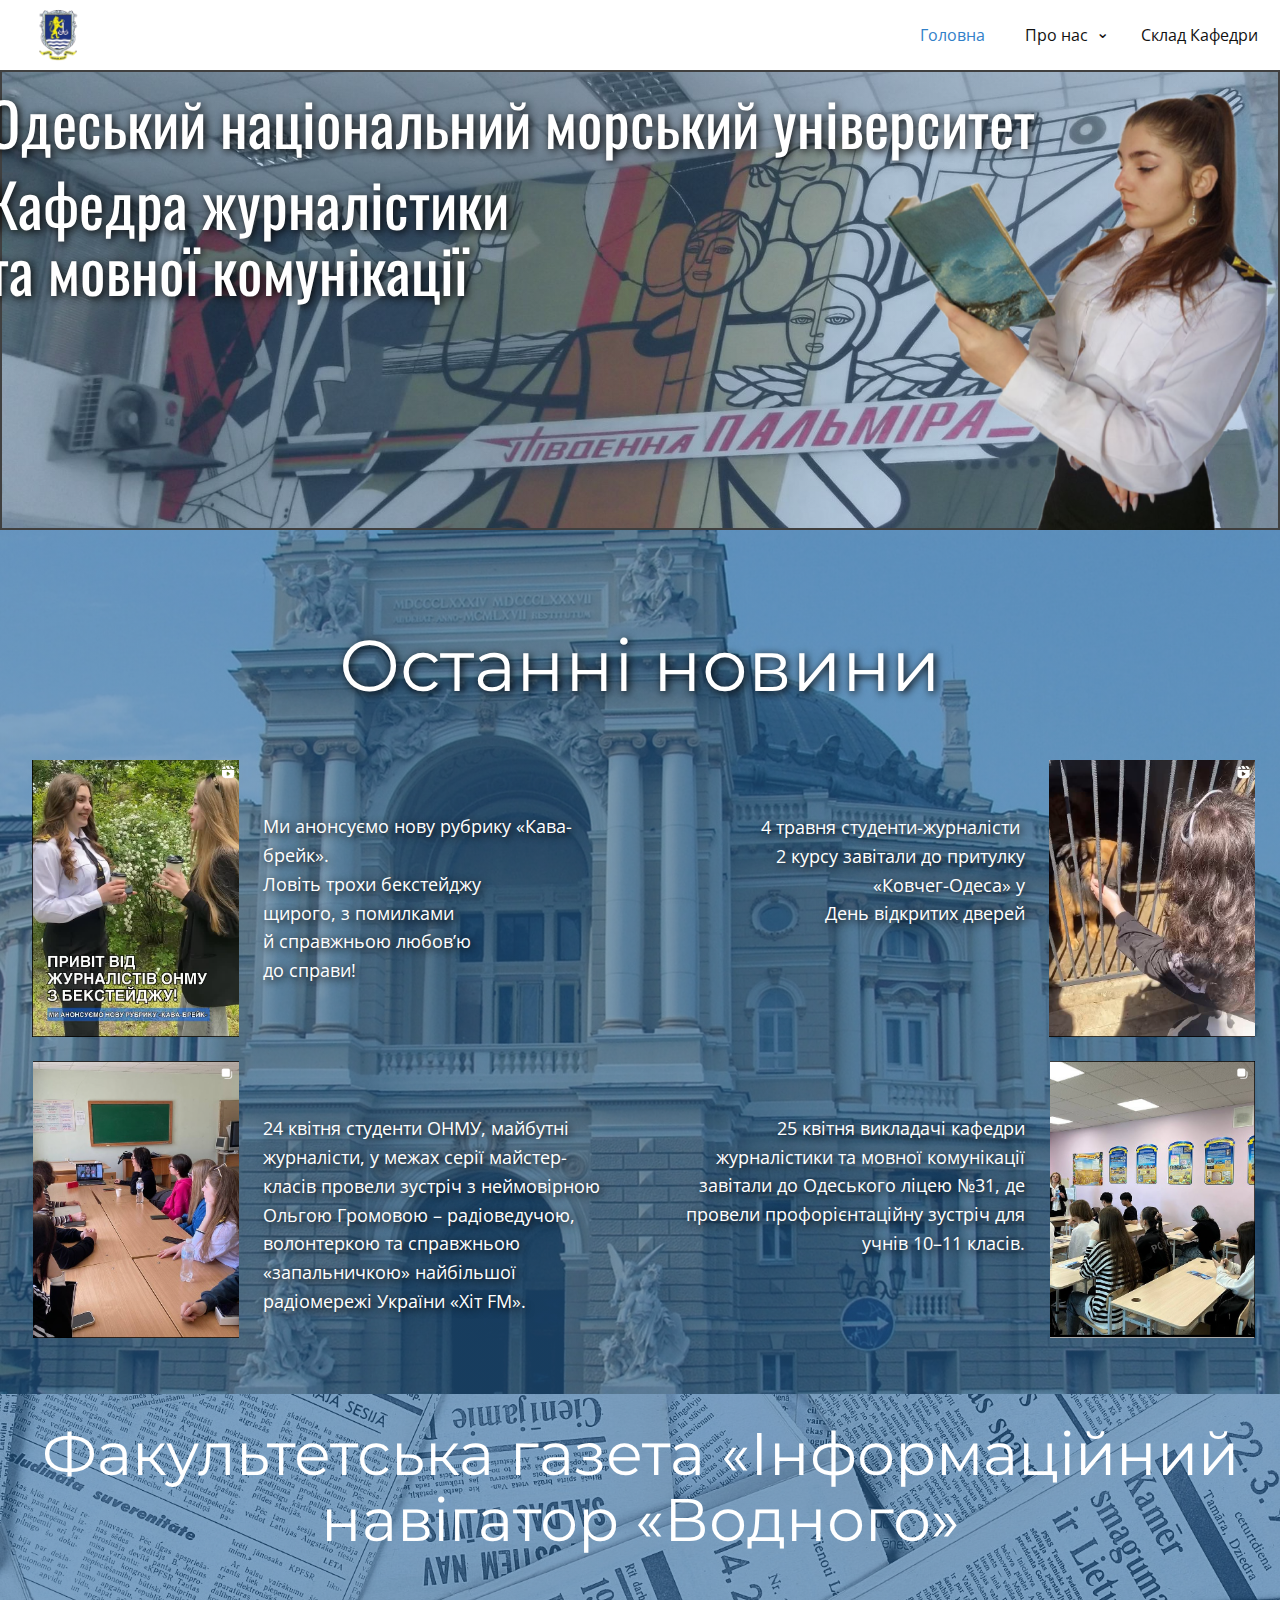
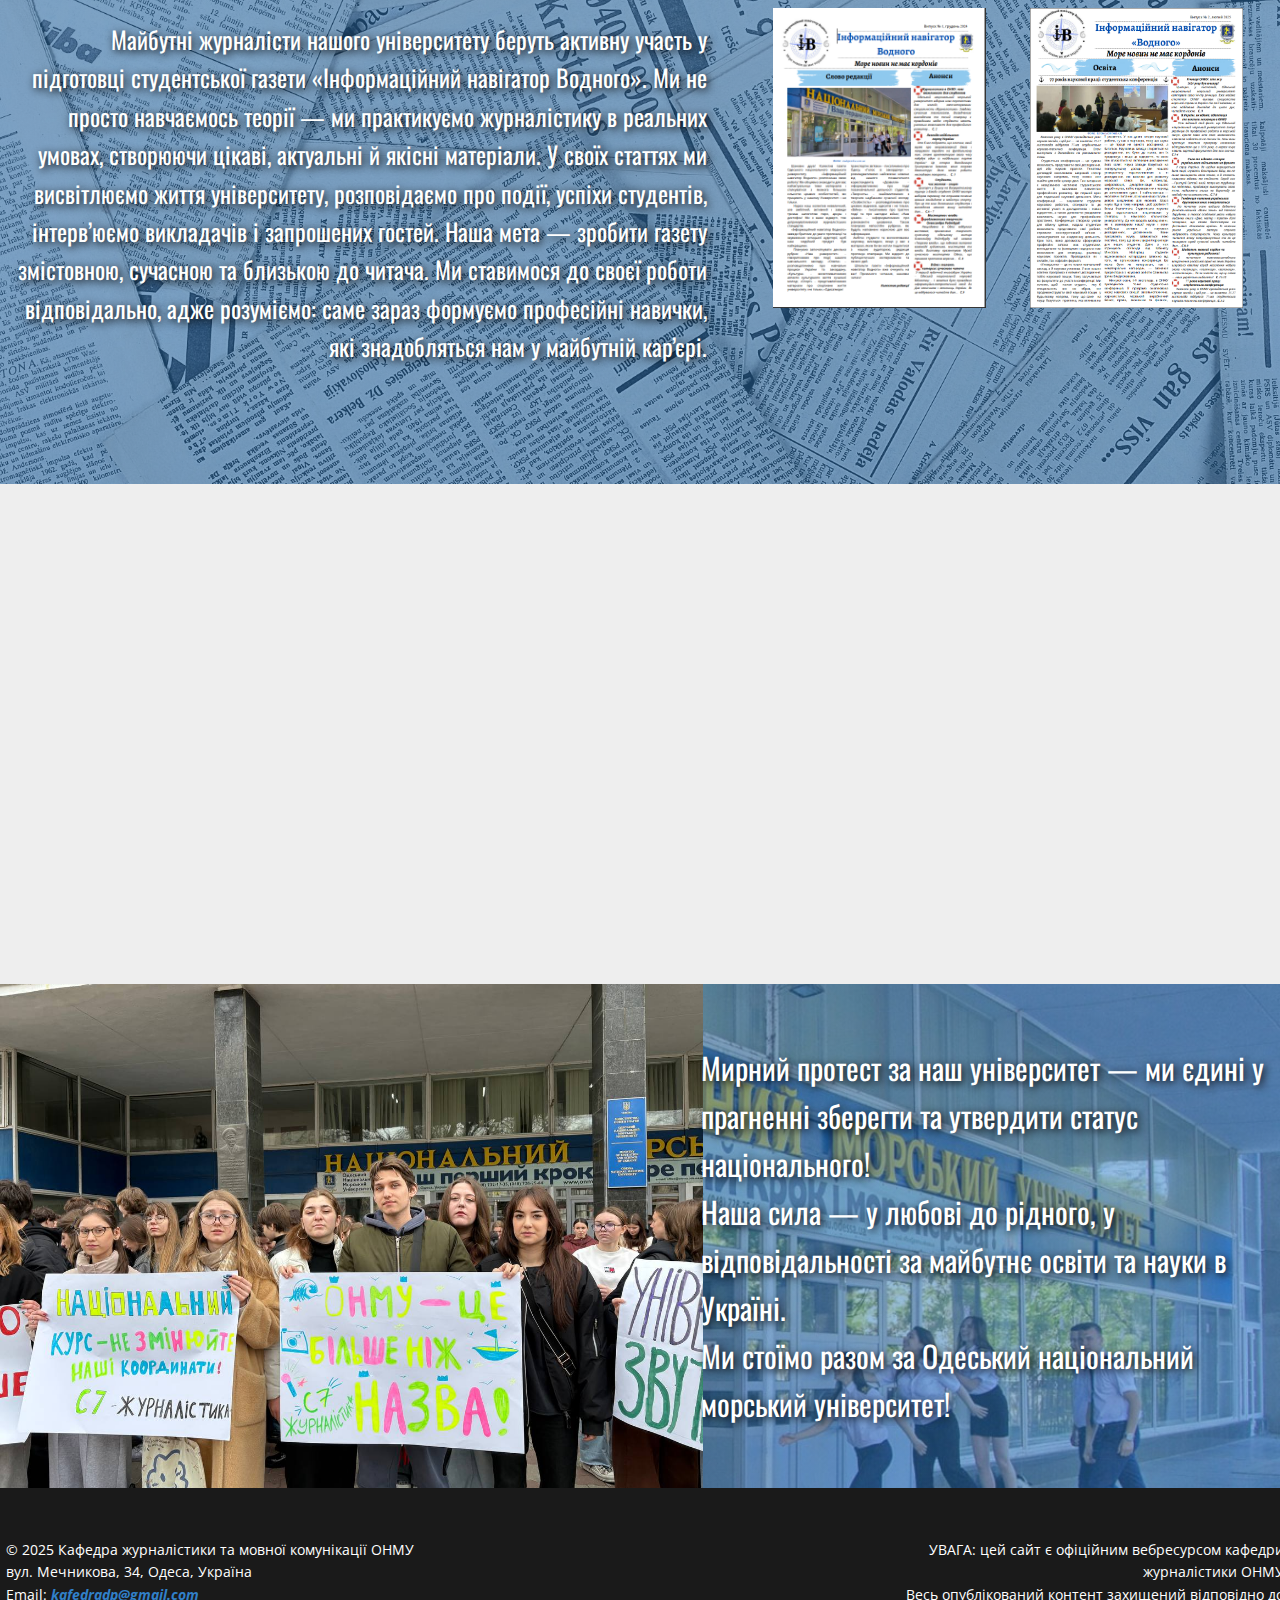
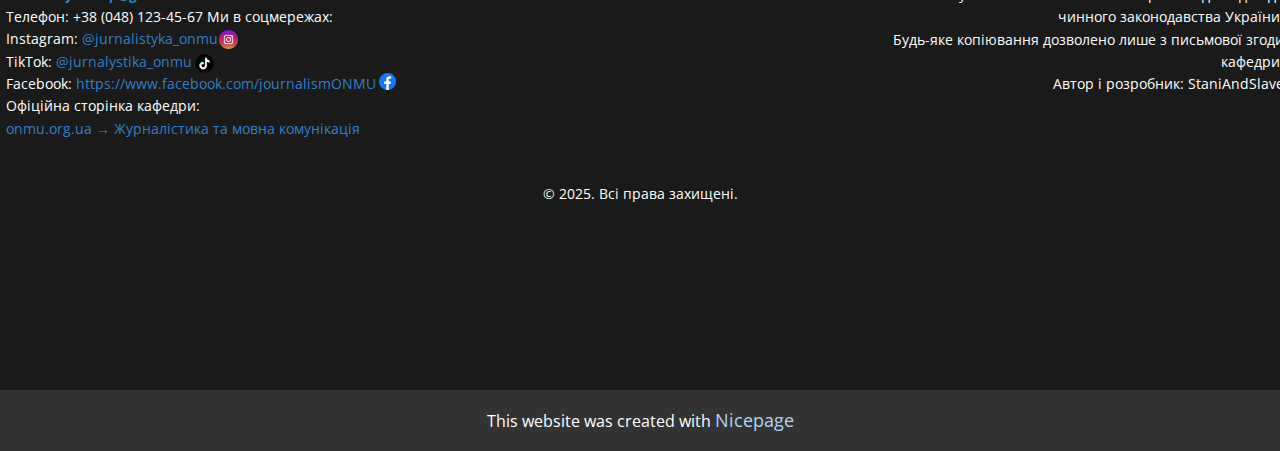
<file: index.html>
<!DOCTYPE html>
<html style="font-size: 16px;" lang="ru"><head>
    <meta name="viewport" content="width=device-width, initial-scale=1.0">
    <meta charset="utf-8">
    <meta name="keywords" content="​Кафедра журналістикита мовної​ комунікації, ​​Останні новини, ​Факультетська газета «Інформаційний навігатор «Водного»">
    <meta name="description" content="">
    <title>Головна</title>
    <link rel="stylesheet" href="nicepage.css" media="screen">
<link rel="stylesheet" href="index.css" media="screen">
    <script class="u-script" type="text/javascript" src="jquery.js" defer=""></script>
    <script class="u-script" type="text/javascript" src="nicepage.js" defer=""></script>
    <meta name="generator" content="Nicepage 7.8.23, nicepage.com">
    
    
    
    
    
    
    
    <link id="u-theme-google-font" rel="stylesheet" href="https://fonts.googleapis.com/css?family=Roboto:100,100i,300,300i,400,400i,500,500i,700,700i,900,900i|Open+Sans:300,300i,400,400i,500,500i,600,600i,700,700i,800,800i">
    <link id="u-page-google-font" rel="stylesheet" href="https://fonts.googleapis.com/css?family=Oswald:200,300,400,500,600,700|Montserrat:100,100i,200,200i,300,300i,400,400i,500,500i,600,600i,700,700i,800,800i,900,900i">
    <script type="application/ld+json">{
		"@context": "http://schema.org",
		"@type": "Organization",
		"name": "",
		"logo": "images/images-removebg-preview.png"
}</script>
    <meta name="theme-color" content="#3180c9">
    <meta property="og:title" content="Головна">
    <meta property="og:type" content="website">
  <meta data-intl-tel-input-cdn-path="intlTelInput/"></head>
  <body data-home-page="Головна.html" data-home-page-title="Головна" data-path-to-root="./" data-include-products="false" class="u-body u-stick-footer u-xl-mode" data-lang="ru"><header class="u-clearfix u-header u-white u-header" id="header"><div class="u-clearfix u-sheet u-valign-middle-lg u-valign-middle-sm u-sheet-1">
        <a href="https://onmu.org.ua/ua/kontakty-2/priem.html" class="u-image u-logo u-image-1" data-image-width="224" data-image-height="224">
          <img src="images/images-removebg-preview.png" class="u-logo-image u-logo-image-1">
        </a>
        <nav class="u-dropdown-icon u-menu u-menu-dropdown u-offcanvas u-menu-1" role="navigation" aria-label="Menu navigation">
          <div class="menu-collapse" style="font-size: 1rem; letter-spacing: 0px;">
            <a class="u-button-style u-custom-left-right-menu-spacing u-custom-padding-bottom u-custom-top-bottom-menu-spacing u-hamburger-link u-nav-link u-text-active-palette-1-base u-text-hover-palette-2-base" href="#" tabindex="-1" aria-label="Open menu" aria-controls="1009">
              <svg class="u-svg-link" viewBox="0 0 24 24"><use xlink:href="#menu-hamburger"></use></svg>
              <svg class="u-svg-content" version="1.1" id="menu-hamburger" viewBox="0 0 16 16" x="0px" y="0px" xmlns:xlink="http://www.w3.org/1999/xlink" xmlns="http://www.w3.org/2000/svg"><g><rect y="1" width="16" height="2"></rect><rect y="7" width="16" height="2"></rect><rect y="13" width="16" height="2"></rect>
</g></svg>
            </a>
          </div>
          <div class="u-custom-menu u-nav-container">
            <ul role="menubar" class="u-nav u-unstyled u-nav-1"><li role="none" class="u-nav-item"><a role="menuitem" class="u-button-style u-nav-link u-text-active-palette-1-base u-text-hover-palette-2-base" href="./" style="padding: 10px 20px;">Головна</a>
</li><li role="none" class="u-nav-item"><a role="menuitem" class="u-button-style u-nav-link u-text-active-palette-1-base u-text-hover-palette-2-base" href="Про-нас.html" style="padding: 10px 20px;">Про нас</a><div class="u-nav-popup"><ul role="menu" class="u-h-spacing-20 u-nav u-unstyled u-v-spacing-10" aria-label="Про нас menu"><li role="none" class="u-nav-item"><a role="menuitem" class="u-button-style u-nav-link u-palette-1-base" href="Освітня-діяльність.html">Освітня діяльність</a>
</li><li role="none" class="u-nav-item"><a role="menuitem" class="u-button-style u-nav-link u-palette-1-base" href="Освітня-програма.html">Освітня програма</a>
</li><li role="none" class="u-nav-item"><a role="menuitem" class="u-button-style u-nav-link u-palette-1-base" href="Дисципліни.html">Дисципліни</a>
</li><li role="none" class="u-nav-item"><a role="menuitem" class="u-button-style u-nav-link u-palette-1-base" href="Наукова-діяльність.html">Наукова діяльність</a>
</li></ul>
</div>
</li><li role="none" class="u-nav-item"><a role="menuitem" class="u-button-style u-nav-link u-text-active-palette-1-base u-text-hover-palette-2-base" href="Склад--Кафедри.html" style="padding: 10px 20px;">Склад  Кафедри</a>
</li></ul>
          </div>
          <div class="u-custom-menu u-nav-container-collapse" id="1009" role="region" aria-label="Menu panel">
            <div class="u-black u-container-style u-inner-container-layout u-opacity u-opacity-95 u-sidenav">
              <div class="u-inner-container-layout u-sidenav-overflow">
                <div class="u-menu-close" tabindex="-1" aria-label="Close menu"></div>
                <ul class="u-align-center u-nav u-popupmenu-items u-unstyled u-nav-3" role="menubar"><li role="none" class="u-nav-item"><a role="menuitem" class="u-button-style u-nav-link" href="./">Головна</a>
</li><li role="none" class="u-nav-item"><a role="menuitem" class="u-button-style u-nav-link" href="Про-нас.html">Про нас</a><div class="u-nav-popup"><ul role="menu" class="u-h-spacing-20 u-nav u-unstyled u-v-spacing-10" aria-label="Про нас menu"><li role="none" class="u-nav-item"><a role="menuitem" class="u-button-style u-nav-link" href="Освітня-діяльність.html">Освітня діяльність</a>
</li><li role="none" class="u-nav-item"><a role="menuitem" class="u-button-style u-nav-link" href="Освітня-програма.html">Освітня програма</a>
</li><li role="none" class="u-nav-item"><a role="menuitem" class="u-button-style u-nav-link" href="Дисципліни.html">Дисципліни</a>
</li><li role="none" class="u-nav-item"><a role="menuitem" class="u-button-style u-nav-link" href="Наукова-діяльність.html">Наукова діяльність</a>
</li></ul>
</div>
</li><li role="none" class="u-nav-item"><a role="menuitem" class="u-button-style u-nav-link" href="Склад--Кафедри.html">Склад  Кафедри</a>
</li></ul>
              </div>
            </div>
            <div class="u-black u-menu-overlay u-opacity u-opacity-70"></div>
          </div>
        </nav>
      </div></header>
    <section class="skrollable u-border-2 u-border-grey-75 u-clearfix u-image u-shading u-section-1" id="block-1">
      <div class="u-clearfix u-sheet u-valign-bottom-lg u-valign-bottom-sm u-sheet-1">
        <p class="u-align-left u-custom-font u-font-oswald u-text u-text-default-lg u-text-default-md u-text-default-sm u-text-default-xl u-text-1">Одеський національний морський університет</p>
        <img class="u-image u-image-default u-image-1" src="images/photo_2024-10-20_16-37-19-removebg.png" alt="" data-image-width="1051" data-image-height="1280" data-href="https://www.instagram.com/jurnalistyka_onmu/">
        <h1 class="u-align-left u-custom-font u-font-oswald u-text u-text-default u-text-2"> Кафедра журналістики<br>та мовної​ комунікації<br>
        </h1>
      </div>
    </section>
    <section class="u-clearfix u-image u-shading u-section-2" id="block-2">
      <div class="u-clearfix u-sheet u-valign-middle-lg u-valign-middle-sm u-valign-top-md u-sheet-1">
        <h1 class="u-align-center u-custom-font u-font-montserrat u-text u-text-1"> Останні новини</h1>
        <img class="u-hover-feature u-image u-image-default u-image-1" src="images/123213123213.PNG" alt="" data-image-width="307" data-image-height="411" data-href="https://www.instagram.com/p/DJbqsjKsKUC/">
        <img class="u-hover-feature u-image u-image-default u-image-2" src="images/4444444.PNG" alt="" data-image-width="306" data-image-height="411" data-href="https://www.instagram.com/p/DJRcrYgMu-j/">
        <p class="u-text u-text-2">Ми анонсуємо нову рубрику&nbsp;«Кава-брейк».<br>Ловіть трохи бекстейджу<br>щирого, з <span class="u-text-body-color"></span>помилками&nbsp;<br>й справжньою любов’ю&nbsp;<br>до справи!
        </p>
        <p class="u-align-left-md u-align-left-sm u-align-left-xs u-align-right-lg u-align-right-xl u-text u-text-3">4 травня студенти-журналісти&nbsp;<br>2 курсу завітали до притулку<br>«Ковчег-Одеса»&nbsp;у День&nbsp;відкритих&nbsp;дверей
        </p>
        <img class="u-hover-feature u-image u-image-default u-image-3" src="images/4445555.PNG" alt="" data-image-width="307" data-image-height="412" data-href="https://www.instagram.com/p/DI3aKG6sqBj/?img_index=1">
        <img class="u-hover-feature u-image u-image-default u-image-4" src="images/555555.PNG" alt="" data-image-width="308" data-image-height="416" data-href="https://www.instagram.com/p/DI6_bRVsrbS/?img_index=1">
        <p class="u-align-left u-text u-text-4">24 квітня студенти ОНМУ, майбутні журналісти, у межах серії майстер-класів провели зустріч з неймовірною Ольгою Громовою – радіоведучою, волонтеркою та справжньою «запальничкою» найбільшої радіомережі України «Хіт FM».</p>
        <p class="u-align-left-md u-align-left-sm u-align-left-xs u-align-right-lg u-align-right-xl u-text u-text-5">25 квітня викладачі кафедри журналістики та мовної комунікації завітали до Одеського ліцею №31, де провели профорієнтаційну зустріч для учнів 10–11 класів.</p>
      </div>
      
      
      
      
    </section>
    <section class="u-clearfix u-image u-shading u-section-3" id="block-3">
      <div class="u-clearfix u-sheet u-valign-middle-xs u-sheet-1">
        <h1 class="u-align-center u-custom-font u-font-montserrat u-text u-text-1"> Факультетська газета «Інформаційний навігатор «Водного»</h1>
        <img class="u-hover-feature u-image u-image-default u-image-1" src="images/67567657657.PNG" alt="" data-image-width="615" data-image-height="868" data-href="https://onmu.org.ua/images/university/news/Info-Navigator-2025_2.pdf" title="Другий випуск">
        <img class="u-hover-feature u-image u-image-round u-image-2" src="images/44444444444.PNG" alt="" data-image-width="448" data-image-height="632" data-href="https://onmu.org.ua/images/university/news/Info-Navigator-2025-1.pdf" title="Перший випуск">
        <p class="u-align-center-md u-align-center-sm u-align-right-lg u-align-right-xl u-align-right-xs u-custom-font u-font-oswald u-text u-text-2">Майбутні журналісти нашого університету беруть активну участь у підготовці студентської газети «Інформаційний навігатор Водного». Ми не просто навчаємось теорії — ми практикуємо журналістику в реальних умовах, створюючи цікаві, актуальні й якісні матеріали. У своїх статтях ми висвітлюємо життя університету, розповідаємо про події, успіхи студентів, інтерв’юємо викладачів і запрошених гостей. Наша мета — зробити газету змістовною, сучасною та близькою до читача. Ми ставимося до своєї роботи відповідально, адже розуміємо: саме зараз формуємо професійні навички, які знадобляться нам у майбутній кар’єрі. </p>
      </div>
      
      
    </section>
    <section class="u-clearfix u-grey-light-2 u-typography-custom-page-typography-12--Map u-section-4" id="block-4">
      <div class="u-absolute-hcenter u-expanded u-grey-light-2 u-map u-map-1" data-animation-name="customAnimationIn" data-animation-duration="5000" data-animation-direction="">
        <div class="embed-responsive">
          <iframe class="embed-responsive-item" src="https://maps.google.com/maps?output=embed&amp;q=%D0%BE%D0%BD%D0%BC%D1%83&amp;z=15&amp;t=m" data-map="[base64]"></iframe>
        </div>
      </div>
    </section>
    <section class="u-clearfix u-image u-shading u-valign-top-lg u-valign-top-sm u-valign-top-xs u-section-5" id="block-5">
      <img class="u-expanded-height-xl u-expanded-width-md u-expanded-width-sm u-expanded-width-xs u-image u-image-default u-image-1" src="images/photo_2025-04-16_11-58-57.jpg" alt="" data-image-width="1280" data-image-height="960">
      <p class="u-custom-font u-font-oswald u-text u-text-1">Мирний протест за наш університет — ми єдині у прагненні зберегти та утвердити статус національного!<br>Наша сила — у любові до рідного, у відповідальності за майбутнє освіти та науки в Україні.&nbsp;<br>Ми стоїмо разом за Одеський національний морський університет! 
      </p>
    </section>
    
    
    
    <footer class="u-align-center u-clearfix u-container-align-center-lg u-container-align-center-xl u-footer u-grey-90 u-valign-middle-lg u-valign-middle-md u-valign-middle-sm u-valign-middle-xs u-footer" id="footer"><div class="u-clearfix u-sheet u-sheet-1">
        <p class="u-align-left-md u-align-left-sm u-align-left-xs u-align-right-lg u-align-right-xl u-small-text u-text u-text-variant u-text-1">УВАГА: цей сайт є офіційним вебресурсом кафедри журналістики ОНМУ<br> Весь опублікований контент захищений відповідно до чинного законодавства України.<br> Будь-яке копіювання дозволено лише з письмової згоди кафедри.<br> Автор і розробник: StaniAndSlave 
        </p>
        <p class="u-align-left u-small-text u-text u-text-variant u-text-2"> © 2025 Кафедра журналістики та мовної комунікації ОНМУ<br> вул. Мечникова, 34, Одеса, Україна<br> Email: <a class="cursor-pointer u-active-none u-border-none u-btn u-button-style u-hover-none u-none u-text-palette-1-base u-btn-1" rel="noopener"><b><i>kafedradp@gmail.com</i></b>
          </a>
          <br> Телефон: +38 (048) 123-45-67
Ми в соцмережах:<br> Instagram: <a rel="noopener" target="_new" class="u-active-none u-border-none u-btn u-button-style u-hover-none u-none u-text-palette-1-base u-btn-2" href="https://www.instagram.com/jurnalistyka_onmu/">@jurnalistyka_onmu</a>
          <br> TikTok: <a rel="noopener" target="_new" class="u-active-none u-border-none u-btn u-button-style u-hover-none u-none u-text-palette-1-base u-btn-3" href="https://www.tiktok.com/@jurnalystika_onmu">@jurnalystika_onmu</a>
          <br>Facebook:<a href="#" class="u-active-none u-border-none u-btn u-button-link u-button-style u-hover-none u-none u-text-palette-1-base u-btn-4">&nbsp;https://www.facebook.com/journalismONMU</a>
          <br>Офіційна сторінка кафедри:<br>
          <a rel="noopener" target="_new" class="u-active-none u-border-none u-btn u-button-style u-hover-none u-none u-text-palette-1-base u-btn-5" href="https://onmu.org.ua/ua/f-intern-stud/dep-journalism-language-commun/department-journalism-language-communication.html">onmu.org.ua → Журналістика та мовна комунікація</a>
        </p>
        <img class="u-image u-image-contain u-image-default u-preserve-proportions u-image-1" src="images/4494488.png" alt="" data-image-width="256" data-image-height="256">
        <img class="u-image u-image-contain u-image-default u-preserve-proportions u-image-2" src="images/tiktok-icon-free-png.webp" alt="" data-image-width="980" data-image-height="980">
        <img class="u-image u-image-contain u-image-default u-preserve-proportions u-image-3" src="images/Facebook_f_logo_2019.svg.png" alt="" data-image-width="2048" data-image-height="2048">
        <p class="u-align-center u-small-text u-text u-text-variant u-text-3">© 2025. Всі права захищені. </p>
      </div></footer>
    <section class="u-backlink u-clearfix u-grey-80"> This website was created with <a href="https://nicepage.com">Nicepage</a>
    </section>
  
</body></html>
</file>
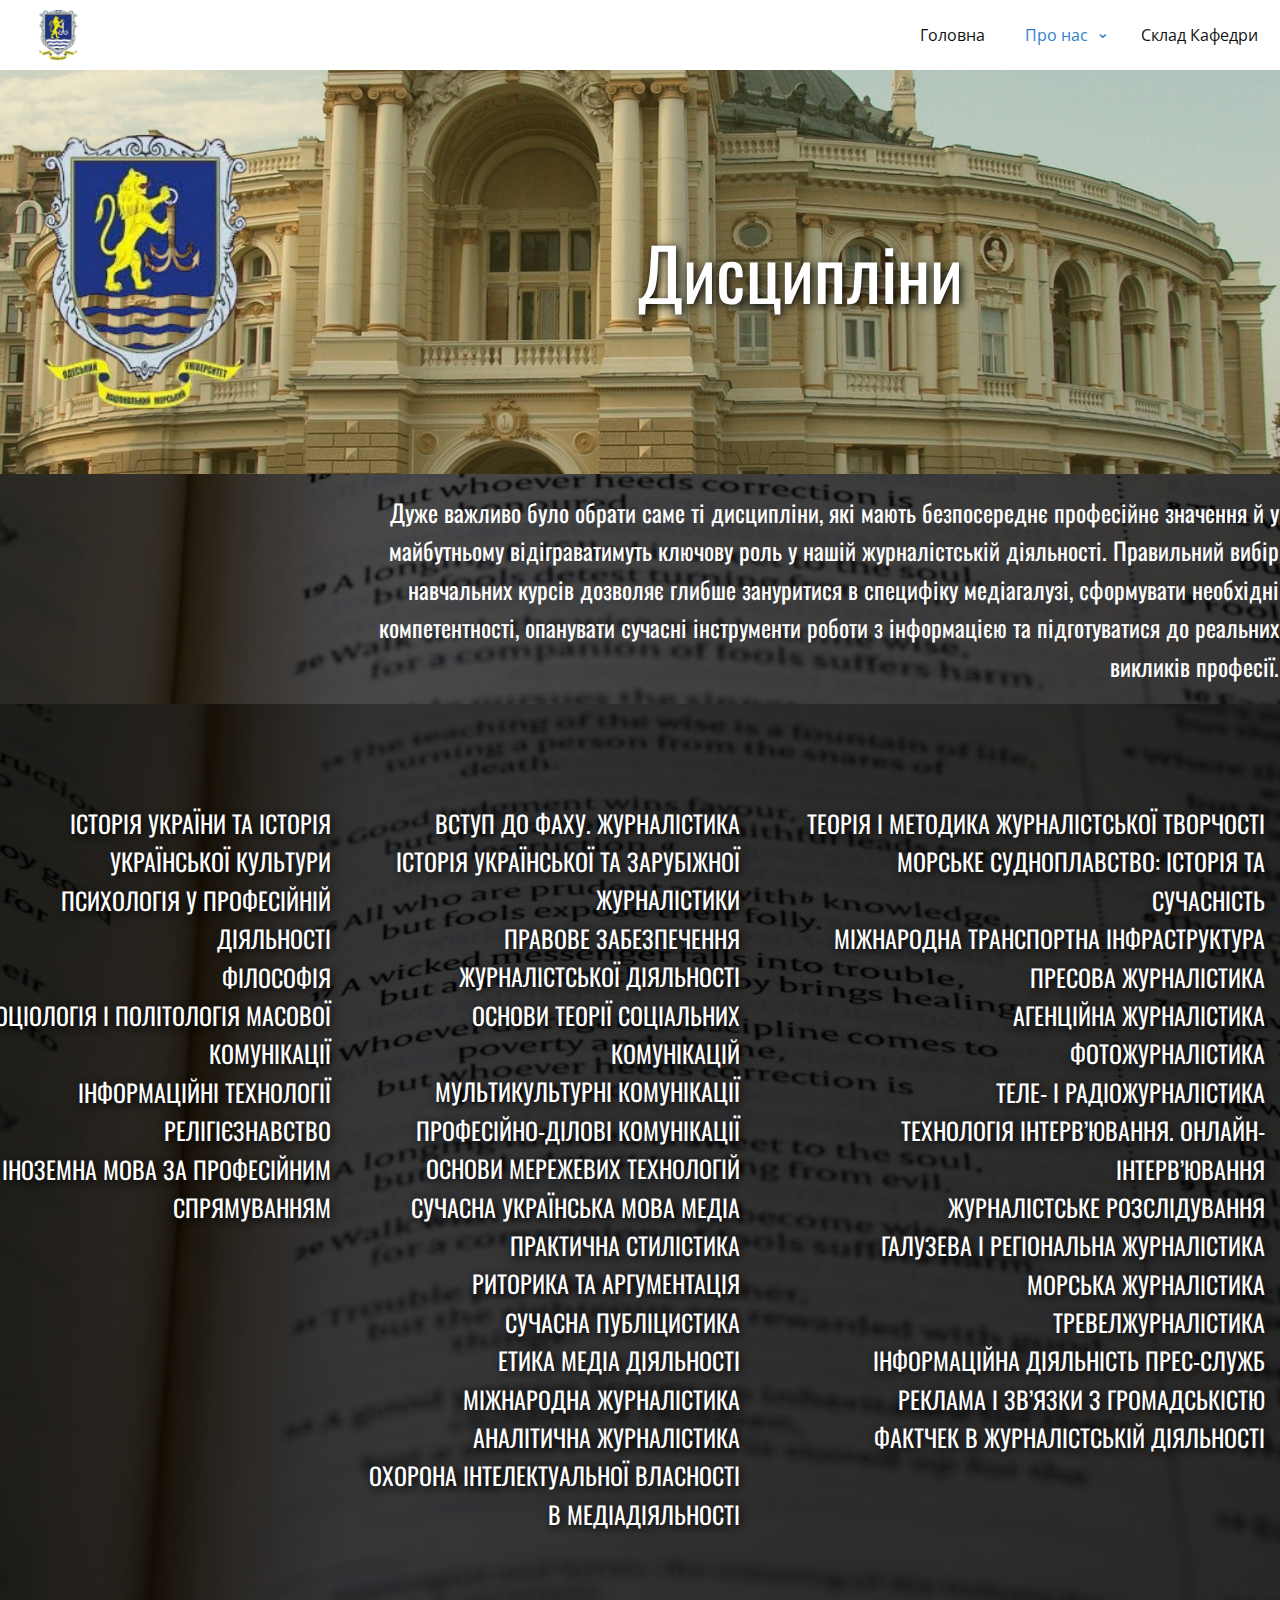
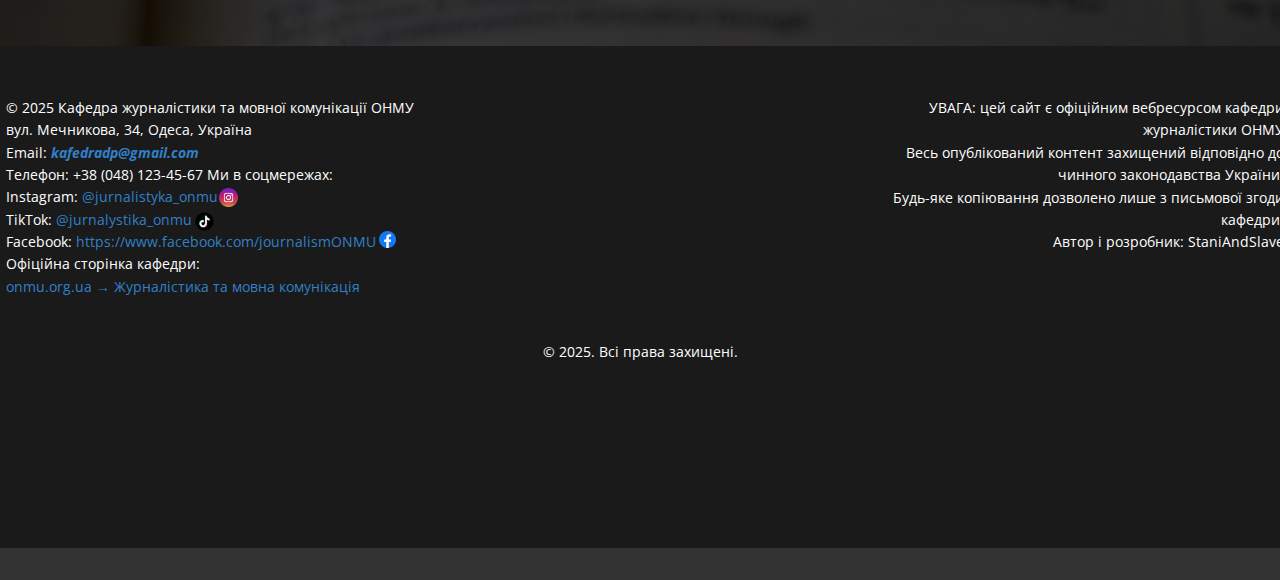
<file: Дисципліни.html>
<!DOCTYPE html>
<html style="font-size: 16px;" lang="ru"><head>
    <meta name="viewport" content="width=device-width, initial-scale=1.0">
    <meta charset="utf-8">
    <meta name="keywords" content="Освітня діяльність">
    <meta name="description" content="">
    <title>Дисципліни</title>
    <link rel="stylesheet" href="nicepage.css" media="screen">
<link rel="stylesheet" href="Дисципліни.css" media="screen">
    <script class="u-script" type="text/javascript" src="jquery.js" defer=""></script>
    <script class="u-script" type="text/javascript" src="nicepage.js" defer=""></script>
    <meta name="generator" content="Nicepage 7.8.23, nicepage.com">
    
    
    
    
    
    <link id="u-theme-google-font" rel="stylesheet" href="https://fonts.googleapis.com/css?family=Roboto:100,100i,300,300i,400,400i,500,500i,700,700i,900,900i|Open+Sans:300,300i,400,400i,500,500i,600,600i,700,700i,800,800i">
    <link id="u-page-google-font" rel="stylesheet" href="https://fonts.googleapis.com/css?family=Oswald:200,300,400,500,600,700">
    <script type="application/ld+json">{
		"@context": "http://schema.org",
		"@type": "Organization",
		"name": "",
		"logo": "images/images-removebg-preview.png"
}</script>
    <meta name="theme-color" content="#3180c9">
    <meta property="og:title" content="Дисципліни">
    <meta property="og:type" content="website">
  <meta data-intl-tel-input-cdn-path="intlTelInput/"></head>
  <body data-path-to-root="./" data-include-products="false" class="u-body u-xl-mode" data-lang="ru"><header class="u-clearfix u-header u-header" id="header"><div class="u-clearfix u-sheet u-valign-middle-lg u-valign-middle-md u-valign-middle-sm u-valign-middle-xs u-sheet-1">
        <a href="https://onmu.org.ua/ua/kontakty-2/priem.html" class="u-image u-logo u-image-1" data-image-width="224" data-image-height="224">
          <img src="images/images-removebg-preview.png" class="u-logo-image u-logo-image-1">
        </a>
        <nav class="u-dropdown-icon u-menu u-menu-dropdown u-offcanvas u-menu-1" role="navigation" aria-label="Menu navigation">
          <div class="menu-collapse" style="font-size: 1rem; letter-spacing: 0px;">
            <a class="u-button-style u-custom-left-right-menu-spacing u-custom-padding-bottom u-custom-top-bottom-menu-spacing u-hamburger-link u-nav-link u-text-active-palette-1-base u-text-hover-palette-2-base" href="#" tabindex="-1" aria-label="Open menu" aria-controls="1009">
              <svg class="u-svg-link" viewBox="0 0 24 24"><use xlink:href="#menu-hamburger"></use></svg>
              <svg class="u-svg-content" version="1.1" id="menu-hamburger" viewBox="0 0 16 16" x="0px" y="0px" xmlns:xlink="http://www.w3.org/1999/xlink" xmlns="http://www.w3.org/2000/svg"><g><rect y="1" width="16" height="2"></rect><rect y="7" width="16" height="2"></rect><rect y="13" width="16" height="2"></rect>
</g></svg>
            </a>
          </div>
          <div class="u-custom-menu u-nav-container">
            <ul role="menubar" class="u-nav u-unstyled u-nav-1"><li role="none" class="u-nav-item"><a role="menuitem" class="u-button-style u-nav-link u-text-active-palette-1-base u-text-hover-palette-2-base" href="index.html" style="padding: 10px 20px;">Головна</a>
</li><li role="none" class="u-nav-item"><a role="menuitem" class="u-button-style u-nav-link u-text-active-palette-1-base u-text-hover-palette-2-base" href="Про-нас.html" style="padding: 10px 20px;">Про нас</a><div class="u-nav-popup"><ul role="menu" class="u-h-spacing-20 u-nav u-unstyled u-v-spacing-10" aria-label="Про нас menu"><li role="none" class="u-nav-item"><a role="menuitem" class="u-button-style u-nav-link u-palette-1-base" href="Освітня-діяльність.html">Освітня діяльність</a>
</li><li role="none" class="u-nav-item"><a role="menuitem" class="u-button-style u-nav-link u-palette-1-base" href="Освітня-програма.html">Освітня програма</a>
</li><li role="none" class="u-nav-item"><a role="menuitem" class="u-button-style u-nav-link u-palette-1-base" href="Дисципліни.html">Дисципліни</a>
</li><li role="none" class="u-nav-item"><a role="menuitem" class="u-button-style u-nav-link u-palette-1-base" href="Наукова-діяльність.html">Наукова діяльність</a>
</li></ul>
</div>
</li><li role="none" class="u-nav-item"><a role="menuitem" class="u-button-style u-nav-link u-text-active-palette-1-base u-text-hover-palette-2-base" href="Склад--Кафедри.html" style="padding: 10px 20px;">Склад  Кафедри</a>
</li></ul>
          </div>
          <div class="u-custom-menu u-nav-container-collapse" id="1009" role="region" aria-label="Menu panel">
            <div class="u-black u-container-style u-inner-container-layout u-opacity u-opacity-95 u-sidenav">
              <div class="u-inner-container-layout u-sidenav-overflow">
                <div class="u-menu-close" tabindex="-1" aria-label="Close menu"></div>
                <ul class="u-align-center u-nav u-popupmenu-items u-unstyled u-nav-3" role="menubar"><li role="none" class="u-nav-item"><a role="menuitem" class="u-button-style u-nav-link" href="Головна.html">Головна</a>
</li><li role="none" class="u-nav-item"><a role="menuitem" class="u-button-style u-nav-link" href="Про-нас.html">Про нас</a><div class="u-nav-popup"><ul role="menu" class="u-h-spacing-20 u-nav u-unstyled u-v-spacing-10" aria-label="Про нас menu"><li role="none" class="u-nav-item"><a role="menuitem" class="u-button-style u-nav-link" href="Освітня-діяльність.html">Освітня діяльність</a>
</li><li role="none" class="u-nav-item"><a role="menuitem" class="u-button-style u-nav-link" href="Освітня-програма.html">Освітня програма</a>
</li><li role="none" class="u-nav-item"><a role="menuitem" class="u-button-style u-nav-link" href="Дисципліни.html">Дисципліни</a>
</li><li role="none" class="u-nav-item"><a role="menuitem" class="u-button-style u-nav-link" href="Наукова-діяльність.html">Наукова діяльність</a>
</li></ul>
</div>
</li><li role="none" class="u-nav-item"><a role="menuitem" class="u-button-style u-nav-link" href="Склад--Кафедри.html">Склад  Кафедри</a>
</li></ul>
              </div>
            </div>
            <div class="u-black u-menu-overlay u-opacity u-opacity-70"></div>
          </div>
        </nav>
      </div></header>
    <section class="u-clearfix u-image u-shading u-section-1" id="block-5">
      <div class="u-clearfix u-sheet u-valign-middle u-sheet-1">
        <img class="u-image u-image-contain u-image-default u-preserve-proportions u-image-1" src="images/images-removebg-preview.png" alt="" data-image-width="224" data-image-height="224">
        <h1 class="u-custom-font u-font-oswald u-text u-text-default u-text-1">Дисципліни </h1>
      </div>
    </section>
    <section class="u-clearfix u-image u-shading u-section-2" id="sec-35e5">
      <div class="u-clearfix u-sheet u-valign-middle u-sheet-1">
        <p class="u-align-right u-custom-font u-font-oswald u-text u-text-1"> Дуже важливо було обрати саме ті дисципліни, які мають безпосереднє професійне значення й у майбутньому відіграватимуть ключову роль у нашій журналістській діяльності. Правильний вибір навчальних курсів дозволяє глибше зануритися в специфіку медіагалузі, сформувати необхідні компетентності, опанувати сучасні інструменти роботи з інформацією та підготуватися до реальних викликів професії.</p>
      </div>
    </section>
    <section class="u-clearfix u-image u-shading u-section-3" id="block-4" data-image-width="1920" data-image-height="1080">
      <div class="u-clearfix u-sheet u-valign-middle-lg u-valign-middle-md u-valign-middle-sm u-valign-middle-xs u-sheet-1">
        <p class="u-align-right u-custom-font u-font-oswald u-text u-text-body-alt-color u-text-1">Теорія і методика журналістської творчості<br>Морське судноплавство: історія та сучасність<br>Міжнародна транспортна інфраструктура<br>Пресова журналістика<br>Агенційна журналістика<br>Фотожурналістика<br>Теле- і радіожурналістика<br>Технологія інтерв’ювання. Онлайн-інтерв’ювання<br>Журналістське розслідування<br>Галузева і регіональна журналістика<br>Морська журналістика<br>Тревелжурналістика<br>Інформаційна діяльність прес-служб<br>Реклама і зв’язки з громад​ськістю<br>Фактчек в журналістській діяльності 
        </p>
        <p class="u-align-right u-custom-font u-font-oswald u-text u-text-body-alt-color u-text-2"> Вступ до фаху. Журналістика<br>Історія української та зарубіжної журналістики<br>Правове забезпечення журналістської діяльності<br>Основи теорії соціальних комунікацій<br>Мультикультурні комунікації<br>Професійно-ділові комунікації<br>Основи мережевих технологій<br>Сучасна українська мова медіа<br>Практична стилістика<br>Риторика та аргументація<br>Сучасна публіцистика<br>Етика медіа діяльності<br>Міжнародна журналістика<br>Аналітична журналістика<br>Охорона інтелектуальної власності в медіадіяльності
        </p>
        <p class="u-align-right u-custom-font u-font-oswald u-text u-text-body-alt-color u-text-3">Історія України та історія української культури<br>Психологія у професійній діяльності<br>Філософія<br>Соціологія і політологія масової комунікації<br>Інформаційні технології<br>Релігієзнавство<br>Іноземна мова за професійним спрямуванням 
        </p>
      </div>
    </section>
    
    
    
    <footer class="u-align-center u-clearfix u-container-align-center u-footer u-grey-90 u-valign-middle-lg u-valign-middle-md u-valign-middle-sm u-valign-middle-xs u-footer" id="footer"><div class="u-clearfix u-sheet u-sheet-1">
        <p class="u-align-right u-small-text u-text u-text-variant u-text-1">УВАГА: цей сайт є офіційним вебресурсом кафедри журналістики ОНМУ<br> Весь опублікований контент захищений відповідно до чинного законодавства України.<br> Будь-яке копіювання дозволено лише з письмової згоди кафедри.<br> Автор і розробник: StaniAndSlave 
        </p>
        <p class="u-align-left u-small-text u-text u-text-variant u-text-2"> © 2025 Кафедра журналістики та мовної комунікації ОНМУ<br> вул. Мечникова, 34, Одеса, Україна<br> Email: <a class="cursor-pointer u-active-none u-border-none u-btn u-button-style u-hover-none u-none u-text-palette-1-base u-btn-1" rel="noopener"><b><i>kafedradp@gmail.com</i></b>
          </a>
          <br> Телефон: +38 (048) 123-45-67
Ми в соцмережах:<br> Instagram: <a rel="noopener" target="_new" class="u-active-none u-border-none u-btn u-button-style u-hover-none u-none u-text-palette-1-base u-btn-2" href="https://www.instagram.com/jurnalistyka_onmu/">@jurnalistyka_onmu</a>
          <br> TikTok: <a rel="noopener" target="_new" class="u-active-none u-border-none u-btn u-button-style u-hover-none u-none u-text-palette-1-base u-btn-3" href="https://www.tiktok.com/@jurnalystika_onmu">@jurnalystika_onmu</a>
          <br>Facebook:<a href="#" class="u-active-none u-border-none u-btn u-button-link u-button-style u-hover-none u-none u-text-palette-1-base u-btn-4">&nbsp;https://www.facebook.com/journalismONMU</a>
          <br>Офіційна сторінка кафедри:<br>
          <a rel="noopener" target="_new" class="u-active-none u-border-none u-btn u-button-style u-hover-none u-none u-text-palette-1-base u-btn-5" href="https://onmu.org.ua/ua/f-intern-stud/dep-journalism-language-commun/department-journalism-language-communication.html">onmu.org.ua → Журналістика та мовна комунікація</a>
        </p>
        <img class="u-image u-image-contain u-image-default u-preserve-proportions u-image-1" src="images/4494488.png" alt="" data-image-width="256" data-image-height="256">
        <img class="u-image u-image-contain u-image-default u-preserve-proportions u-image-2" src="images/tiktok-icon-free-png.webp" alt="" data-image-width="980" data-image-height="980">
        <img class="u-image u-image-contain u-image-default u-preserve-proportions u-image-3" src="images/Facebook_f_logo_2019.svg.png" alt="" data-image-width="2048" data-image-height="2048">
        <p class="u-align-center u-small-text u-text u-text-variant u-text-3">© 2025. Всі права захищені. </p>
      </div></footer>
    <section class="u-backlink u-clearfix u-grey-80"></section>
  
</body></html>
</file>
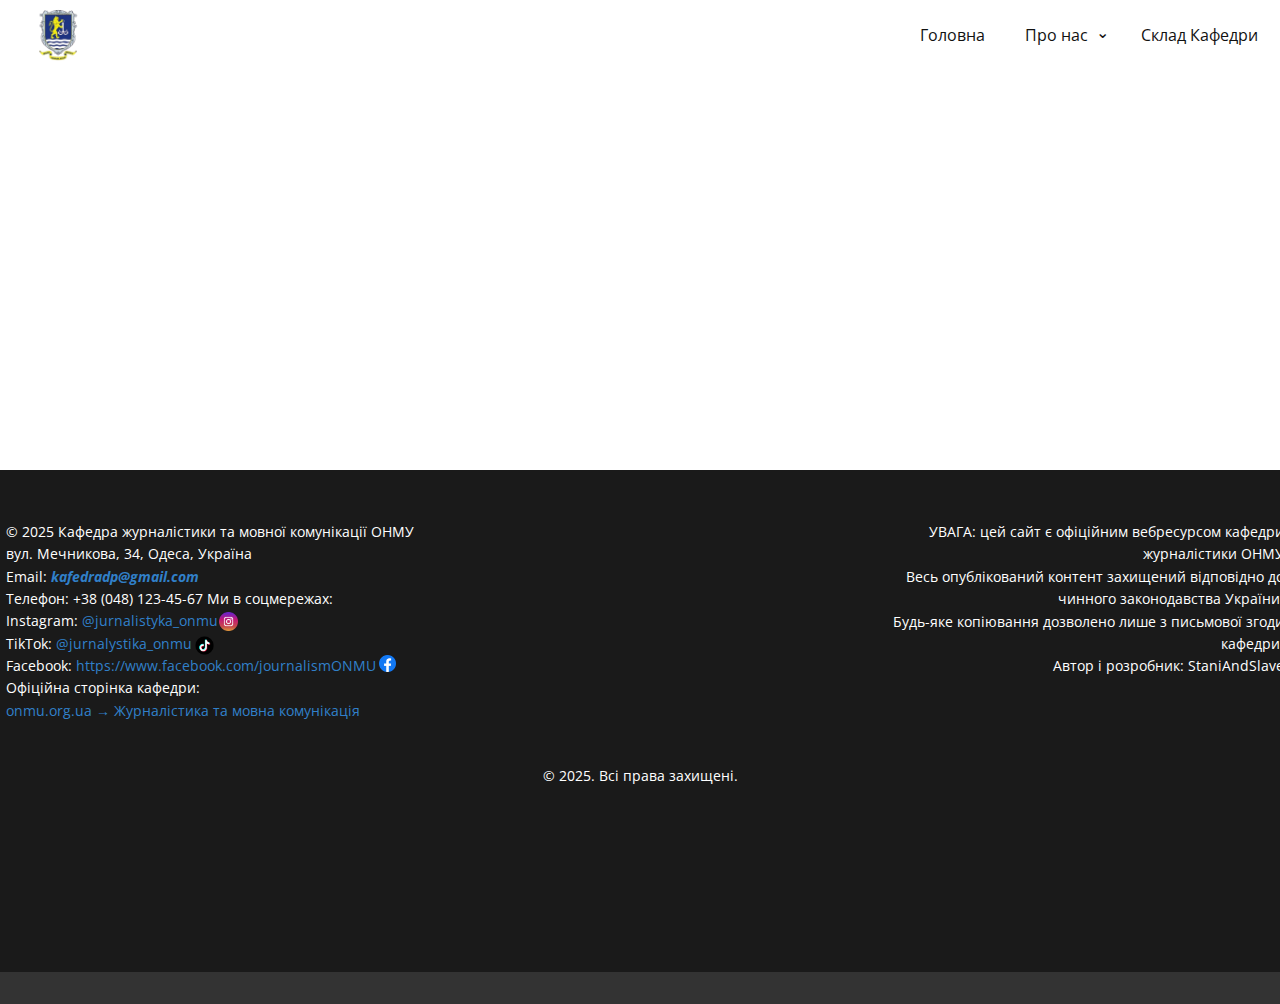
<file: Контакти.html>
<!DOCTYPE html>
<html style="font-size: 16px;" lang="ru"><head>
    <meta name="viewport" content="width=device-width, initial-scale=1.0">
    <meta charset="utf-8">
    <meta name="keywords" content="">
    <meta name="description" content="">
    <title>Контакти</title>
    <link rel="stylesheet" href="nicepage.css" media="screen">
<link rel="stylesheet" href="Контакти.css" media="screen">
    <script class="u-script" type="text/javascript" src="jquery.js" defer=""></script>
    <script class="u-script" type="text/javascript" src="nicepage.js" defer=""></script>
    <meta name="generator" content="Nicepage 7.8.23, nicepage.com">
    
    
    
    <link id="u-theme-google-font" rel="stylesheet" href="https://fonts.googleapis.com/css?family=Roboto:100,100i,300,300i,400,400i,500,500i,700,700i,900,900i|Open+Sans:300,300i,400,400i,500,500i,600,600i,700,700i,800,800i">
    <script type="application/ld+json">{
		"@context": "http://schema.org",
		"@type": "Organization",
		"name": "",
		"logo": "images/images-removebg-preview.png"
}</script>
    <meta name="theme-color" content="#3180c9">
    <meta property="og:title" content="Контакти">
    <meta property="og:type" content="website">
  <meta data-intl-tel-input-cdn-path="intlTelInput/"></head>
  <body data-path-to-root="./" data-include-products="false" class="u-body u-xl-mode" data-lang="ru"><header class="u-clearfix u-header u-header" id="header"><div class="u-clearfix u-sheet u-valign-middle-lg u-valign-middle-md u-valign-middle-sm u-valign-middle-xs u-sheet-1">
        <a href="https://onmu.org.ua/ua/kontakty-2/priem.html" class="u-image u-logo u-image-1" data-image-width="224" data-image-height="224">
          <img src="images/images-removebg-preview.png" class="u-logo-image u-logo-image-1">
        </a>
        <nav class="u-dropdown-icon u-menu u-menu-dropdown u-offcanvas u-menu-1" role="navigation" aria-label="Menu navigation">
          <div class="menu-collapse" style="font-size: 1rem; letter-spacing: 0px;">
            <a class="u-button-style u-custom-left-right-menu-spacing u-custom-padding-bottom u-custom-top-bottom-menu-spacing u-hamburger-link u-nav-link u-text-active-palette-1-base u-text-hover-palette-2-base" href="#" tabindex="-1" aria-label="Open menu" aria-controls="1009">
              <svg class="u-svg-link" viewBox="0 0 24 24"><use xlink:href="#menu-hamburger"></use></svg>
              <svg class="u-svg-content" version="1.1" id="menu-hamburger" viewBox="0 0 16 16" x="0px" y="0px" xmlns:xlink="http://www.w3.org/1999/xlink" xmlns="http://www.w3.org/2000/svg"><g><rect y="1" width="16" height="2"></rect><rect y="7" width="16" height="2"></rect><rect y="13" width="16" height="2"></rect>
</g></svg>
            </a>
          </div>
          <div class="u-custom-menu u-nav-container">
            <ul role="menubar" class="u-nav u-unstyled u-nav-1"><li role="none" class="u-nav-item"><a role="menuitem" class="u-button-style u-nav-link u-text-active-palette-1-base u-text-hover-palette-2-base" href="index.html" style="padding: 10px 20px;">Головна</a>
</li><li role="none" class="u-nav-item"><a role="menuitem" class="u-button-style u-nav-link u-text-active-palette-1-base u-text-hover-palette-2-base" href="Про-нас.html" style="padding: 10px 20px;">Про нас</a><div class="u-nav-popup"><ul role="menu" class="u-h-spacing-20 u-nav u-unstyled u-v-spacing-10" aria-label="Про нас menu"><li role="none" class="u-nav-item"><a role="menuitem" class="u-button-style u-nav-link u-palette-1-base" href="Освітня-діяльність.html">Освітня діяльність</a>
</li><li role="none" class="u-nav-item"><a role="menuitem" class="u-button-style u-nav-link u-palette-1-base" href="Освітня-програма.html">Освітня програма</a>
</li><li role="none" class="u-nav-item"><a role="menuitem" class="u-button-style u-nav-link u-palette-1-base" href="Дисципліни.html">Дисципліни</a>
</li><li role="none" class="u-nav-item"><a role="menuitem" class="u-button-style u-nav-link u-palette-1-base" href="Наукова-діяльність.html">Наукова діяльність</a>
</li></ul>
</div>
</li><li role="none" class="u-nav-item"><a role="menuitem" class="u-button-style u-nav-link u-text-active-palette-1-base u-text-hover-palette-2-base" href="Склад--Кафедри.html" style="padding: 10px 20px;">Склад  Кафедри</a>
</li></ul>
          </div>
          <div class="u-custom-menu u-nav-container-collapse" id="1009" role="region" aria-label="Menu panel">
            <div class="u-black u-container-style u-inner-container-layout u-opacity u-opacity-95 u-sidenav">
              <div class="u-inner-container-layout u-sidenav-overflow">
                <div class="u-menu-close" tabindex="-1" aria-label="Close menu"></div>
                <ul class="u-align-center u-nav u-popupmenu-items u-unstyled u-nav-3" role="menubar"><li role="none" class="u-nav-item"><a role="menuitem" class="u-button-style u-nav-link" href="./">Головна</a>
</li><li role="none" class="u-nav-item"><a role="menuitem" class="u-button-style u-nav-link" href="Про-нас.html">Про нас</a><div class="u-nav-popup"><ul role="menu" class="u-h-spacing-20 u-nav u-unstyled u-v-spacing-10" aria-label="Про нас menu"><li role="none" class="u-nav-item"><a role="menuitem" class="u-button-style u-nav-link" href="Освітня-діяльність.html">Освітня діяльність</a>
</li><li role="none" class="u-nav-item"><a role="menuitem" class="u-button-style u-nav-link" href="Освітня-програма.html">Освітня програма</a>
</li><li role="none" class="u-nav-item"><a role="menuitem" class="u-button-style u-nav-link" href="Дисципліни.html">Дисципліни</a>
</li><li role="none" class="u-nav-item"><a role="menuitem" class="u-button-style u-nav-link" href="Наукова-діяльність.html">Наукова діяльність</a>
</li></ul>
</div>
</li><li role="none" class="u-nav-item"><a role="menuitem" class="u-button-style u-nav-link" href="Склад--Кафедри.html">Склад  Кафедри</a>
</li></ul>
              </div>
            </div>
            <div class="u-black u-menu-overlay u-opacity u-opacity-70"></div>
          </div>
        </nav>
      </div></header>
    <section class="u-clearfix u-section-1" id="block-1">
      <div class="u-clearfix u-sheet u-sheet-1"></div>
    </section>
    
    
    
    <footer class="u-align-center u-clearfix u-container-align-center u-footer u-grey-90 u-valign-middle-lg u-valign-middle-md u-valign-middle-sm u-valign-middle-xs u-footer" id="footer"><div class="u-clearfix u-sheet u-sheet-1">
        <p class="u-align-right u-small-text u-text u-text-variant u-text-1">УВАГА: цей сайт є офіційним вебресурсом кафедри журналістики ОНМУ<br> Весь опублікований контент захищений відповідно до чинного законодавства України.<br> Будь-яке копіювання дозволено лише з письмової згоди кафедри.<br> Автор і розробник: StaniAndSlave 
        </p>
        <p class="u-align-left u-small-text u-text u-text-variant u-text-2"> © 2025 Кафедра журналістики та мовної комунікації ОНМУ<br> вул. Мечникова, 34, Одеса, Україна<br> Email: <a class="cursor-pointer u-active-none u-border-none u-btn u-button-style u-hover-none u-none u-text-palette-1-base u-btn-1" rel="noopener"><b><i>kafedradp@gmail.com</i></b>
          </a>
          <br> Телефон: +38 (048) 123-45-67
Ми в соцмережах:<br> Instagram: <a rel="noopener" target="_new" class="u-active-none u-border-none u-btn u-button-style u-hover-none u-none u-text-palette-1-base u-btn-2" href="https://www.instagram.com/jurnalistyka_onmu/">@jurnalistyka_onmu</a>
          <br> TikTok: <a rel="noopener" target="_new" class="u-active-none u-border-none u-btn u-button-style u-hover-none u-none u-text-palette-1-base u-btn-3" href="https://www.tiktok.com/@jurnalystika_onmu">@jurnalystika_onmu</a>
          <br>Facebook:<a href="#" class="u-active-none u-border-none u-btn u-button-link u-button-style u-hover-none u-none u-text-palette-1-base u-btn-4">&nbsp;https://www.facebook.com/journalismONMU</a>
          <br>Офіційна сторінка кафедри:<br>
          <a rel="noopener" target="_new" class="u-active-none u-border-none u-btn u-button-style u-hover-none u-none u-text-palette-1-base u-btn-5" href="https://onmu.org.ua/ua/f-intern-stud/dep-journalism-language-commun/department-journalism-language-communication.html">onmu.org.ua → Журналістика та мовна комунікація</a>
        </p>
        <img class="u-image u-image-contain u-image-default u-preserve-proportions u-image-1" src="images/4494488.png" alt="" data-image-width="256" data-image-height="256">
        <img class="u-image u-image-contain u-image-default u-preserve-proportions u-image-2" src="images/tiktok-icon-free-png.webp" alt="" data-image-width="980" data-image-height="980">
        <img class="u-image u-image-contain u-image-default u-preserve-proportions u-image-3" src="images/Facebook_f_logo_2019.svg.png" alt="" data-image-width="2048" data-image-height="2048">
        <p class="u-align-center u-small-text u-text u-text-variant u-text-3">© 2025. Всі права захищені. </p>
      </div></footer>
    <section class="u-backlink u-clearfix u-grey-80"></section>
  
</body></html>
</file>
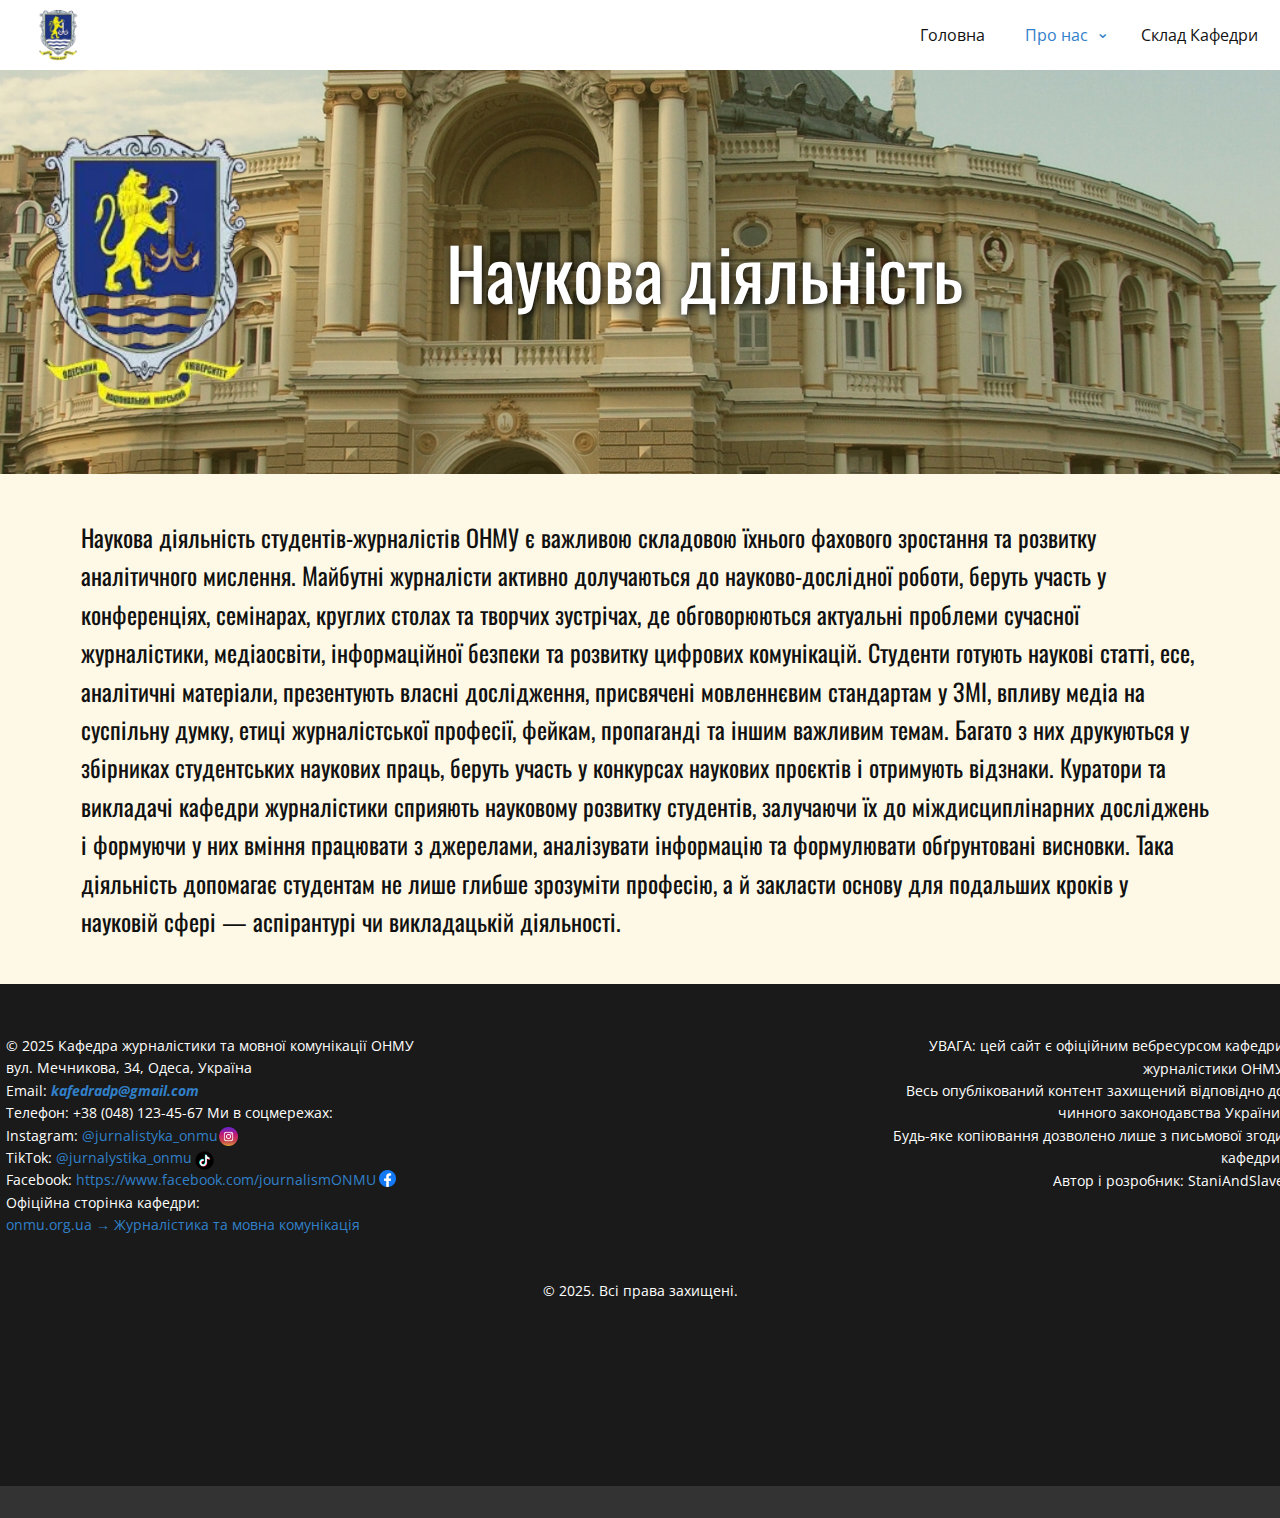
<file: Наукова-діяльність.html>
<!DOCTYPE html>
<html style="font-size: 16px;" lang="ru"><head>
    <meta name="viewport" content="width=device-width, initial-scale=1.0">
    <meta charset="utf-8">
    <meta name="keywords" content="Освітня діяльність">
    <meta name="description" content="">
    <title>Наукова діяльність</title>
    <link rel="stylesheet" href="nicepage.css" media="screen">
<link rel="stylesheet" href="Наукова-діяльність.css" media="screen">
    <script class="u-script" type="text/javascript" src="jquery.js" defer=""></script>
    <script class="u-script" type="text/javascript" src="nicepage.js" defer=""></script>
    <meta name="generator" content="Nicepage 7.8.23, nicepage.com">
    
    
    
    
    <link id="u-theme-google-font" rel="stylesheet" href="https://fonts.googleapis.com/css?family=Roboto:100,100i,300,300i,400,400i,500,500i,700,700i,900,900i|Open+Sans:300,300i,400,400i,500,500i,600,600i,700,700i,800,800i">
    <link id="u-page-google-font" rel="stylesheet" href="https://fonts.googleapis.com/css?family=Oswald:200,300,400,500,600,700">
    <script type="application/ld+json">{
		"@context": "http://schema.org",
		"@type": "Organization",
		"name": "",
		"logo": "images/images-removebg-preview.png"
}</script>
    <meta name="theme-color" content="#3180c9">
    <meta property="og:title" content="Наукова діяльність">
    <meta property="og:type" content="website">
  <meta data-intl-tel-input-cdn-path="intlTelInput/"></head>
  <body data-path-to-root="./" data-include-products="false" class="u-body u-xl-mode" data-lang="ru"><header class="u-clearfix u-header u-header" id="header"><div class="u-clearfix u-sheet u-valign-middle-lg u-valign-middle-md u-valign-middle-sm u-valign-middle-xs u-sheet-1">
        <a href="https://onmu.org.ua/ua/kontakty-2/priem.html" class="u-image u-logo u-image-1" data-image-width="224" data-image-height="224">
          <img src="images/images-removebg-preview.png" class="u-logo-image u-logo-image-1">
        </a>
        <nav class="u-dropdown-icon u-menu u-menu-dropdown u-offcanvas u-menu-1" role="navigation" aria-label="Menu navigation">
          <div class="menu-collapse" style="font-size: 1rem; letter-spacing: 0px;">
            <a class="u-button-style u-custom-left-right-menu-spacing u-custom-padding-bottom u-custom-top-bottom-menu-spacing u-hamburger-link u-nav-link u-text-active-palette-1-base u-text-hover-palette-2-base" href="#" tabindex="-1" aria-label="Open menu" aria-controls="1009">
              <svg class="u-svg-link" viewBox="0 0 24 24"><use xlink:href="#menu-hamburger"></use></svg>
              <svg class="u-svg-content" version="1.1" id="menu-hamburger" viewBox="0 0 16 16" x="0px" y="0px" xmlns:xlink="http://www.w3.org/1999/xlink" xmlns="http://www.w3.org/2000/svg"><g><rect y="1" width="16" height="2"></rect><rect y="7" width="16" height="2"></rect><rect y="13" width="16" height="2"></rect>
</g></svg>
            </a>
          </div>
          <div class="u-custom-menu u-nav-container">
            <ul role="menubar" class="u-nav u-unstyled u-nav-1"><li role="none" class="u-nav-item"><a role="menuitem" class="u-button-style u-nav-link u-text-active-palette-1-base u-text-hover-palette-2-base" href="index.html" style="padding: 10px 20px;">Головна</a>
</li><li role="none" class="u-nav-item"><a role="menuitem" class="u-button-style u-nav-link u-text-active-palette-1-base u-text-hover-palette-2-base" href="Про-нас.html" style="padding: 10px 20px;">Про нас</a><div class="u-nav-popup"><ul role="menu" class="u-h-spacing-20 u-nav u-unstyled u-v-spacing-10" aria-label="Про нас menu"><li role="none" class="u-nav-item"><a role="menuitem" class="u-button-style u-nav-link u-palette-1-base" href="Освітня-діяльність.html">Освітня діяльність</a>
</li><li role="none" class="u-nav-item"><a role="menuitem" class="u-button-style u-nav-link u-palette-1-base" href="Освітня-програма.html">Освітня програма</a>
</li><li role="none" class="u-nav-item"><a role="menuitem" class="u-button-style u-nav-link u-palette-1-base" href="Дисципліни.html">Дисципліни</a>
</li><li role="none" class="u-nav-item"><a role="menuitem" class="u-button-style u-nav-link u-palette-1-base" href="Наукова-діяльність.html">Наукова діяльність</a>
</li></ul>
</div>
</li><li role="none" class="u-nav-item"><a role="menuitem" class="u-button-style u-nav-link u-text-active-palette-1-base u-text-hover-palette-2-base" href="Склад--Кафедри.html" style="padding: 10px 20px;">Склад  Кафедри</a>
</li></ul>
          </div>
          <div class="u-custom-menu u-nav-container-collapse" id="1009" role="region" aria-label="Menu panel">
            <div class="u-black u-container-style u-inner-container-layout u-opacity u-opacity-95 u-sidenav">
              <div class="u-inner-container-layout u-sidenav-overflow">
                <div class="u-menu-close" tabindex="-1" aria-label="Close menu"></div>
                <ul class="u-align-center u-nav u-popupmenu-items u-unstyled u-nav-3" role="menubar"><li role="none" class="u-nav-item"><a role="menuitem" class="u-button-style u-nav-link" href="./">Головна</a>
</li><li role="none" class="u-nav-item"><a role="menuitem" class="u-button-style u-nav-link" href="Про-нас.html">Про нас</a><div class="u-nav-popup"><ul role="menu" class="u-h-spacing-20 u-nav u-unstyled u-v-spacing-10" aria-label="Про нас menu"><li role="none" class="u-nav-item"><a role="menuitem" class="u-button-style u-nav-link" href="Освітня-діяльність.html">Освітня діяльність</a>
</li><li role="none" class="u-nav-item"><a role="menuitem" class="u-button-style u-nav-link" href="Освітня-програма.html">Освітня програма</a>
</li><li role="none" class="u-nav-item"><a role="menuitem" class="u-button-style u-nav-link" href="Дисципліни.html">Дисципліни</a>
</li><li role="none" class="u-nav-item"><a role="menuitem" class="u-button-style u-nav-link" href="Наукова-діяльність.html">Наукова діяльність</a>
</li></ul>
</div>
</li><li role="none" class="u-nav-item"><a role="menuitem" class="u-button-style u-nav-link" href="Склад--Кафедри.html">Склад  Кафедри</a>
</li></ul>
              </div>
            </div>
            <div class="u-black u-menu-overlay u-opacity u-opacity-70"></div>
          </div>
        </nav>
      </div></header>
    <section class="u-clearfix u-image u-shading u-section-1" id="block-5">
      <div class="u-clearfix u-sheet u-valign-middle u-sheet-1">
        <img class="u-image u-image-contain u-image-default u-preserve-proportions u-image-1" src="images/images-removebg-preview.png" alt="" data-image-width="224" data-image-height="224">
        <h1 class="u-custom-font u-font-oswald u-text u-text-default u-text-1">Наукова діяльність </h1>
      </div>
    </section>
    <section class="u-clearfix u-palette-3-light-3 u-section-2" id="block-4">
      <div class="u-clearfix u-sheet u-valign-middle u-sheet-1">
        <p class="u-custom-font u-font-oswald u-text u-text-1"> Наукова діяльність студентів-журналістів ОНМУ є важливою складовою їхнього фахового зростання та розвитку аналітичного мислення. Майбутні журналісти активно долучаються до науково-дослідної роботи, беруть участь у конференціях, семінарах, круглих столах та творчих зустрічах, де обговорюються актуальні проблеми сучасної журналістики, медіаосвіти, інформаційної безпеки та розвитку цифрових комунікацій.
Студенти готують наукові статті, есе, аналітичні матеріали, презентують власні дослідження, присвячені мовленнєвим стандартам у ЗМІ, впливу медіа на суспільну думку, етиці журналістської професії, фейкам, пропаганді та іншим важливим темам. Багато з них друкуються у збірниках студентських наукових праць, беруть участь у конкурсах наукових проєктів і отримують відзнаки.
Куратори та викладачі кафедри журналістики сприяють науковому розвитку студентів, залучаючи їх до міждисциплінарних досліджень і формуючи у них вміння працювати з джерелами, аналізувати інформацію та формулювати обґрунтовані висновки. Така діяльність допомагає студентам не лише глибше зрозуміти професію, а й закласти основу для подальших кроків у науковій сфері — аспірантурі чи викладацькій діяльності.</p>
      </div>
    </section>
    
    
    
    <footer class="u-align-center u-clearfix u-container-align-center u-footer u-grey-90 u-valign-middle-lg u-valign-middle-md u-valign-middle-sm u-valign-middle-xs u-footer" id="footer"><div class="u-clearfix u-sheet u-sheet-1">
        <p class="u-align-right u-small-text u-text u-text-variant u-text-1">УВАГА: цей сайт є офіційним вебресурсом кафедри журналістики ОНМУ<br> Весь опублікований контент захищений відповідно до чинного законодавства України.<br> Будь-яке копіювання дозволено лише з письмової згоди кафедри.<br> Автор і розробник: StaniAndSlave 
        </p>
        <p class="u-align-left u-small-text u-text u-text-variant u-text-2"> © 2025 Кафедра журналістики та мовної комунікації ОНМУ<br> вул. Мечникова, 34, Одеса, Україна<br> Email: <a class="cursor-pointer u-active-none u-border-none u-btn u-button-style u-hover-none u-none u-text-palette-1-base u-btn-1" rel="noopener"><b><i>kafedradp@gmail.com</i></b>
          </a>
          <br> Телефон: +38 (048) 123-45-67
Ми в соцмережах:<br> Instagram: <a rel="noopener" target="_new" class="u-active-none u-border-none u-btn u-button-style u-hover-none u-none u-text-palette-1-base u-btn-2" href="https://www.instagram.com/jurnalistyka_onmu/">@jurnalistyka_onmu</a>
          <br> TikTok: <a rel="noopener" target="_new" class="u-active-none u-border-none u-btn u-button-style u-hover-none u-none u-text-palette-1-base u-btn-3" href="https://www.tiktok.com/@jurnalystika_onmu">@jurnalystika_onmu</a>
          <br>Facebook:<a href="#" class="u-active-none u-border-none u-btn u-button-link u-button-style u-hover-none u-none u-text-palette-1-base u-btn-4">&nbsp;https://www.facebook.com/journalismONMU</a>
          <br>Офіційна сторінка кафедри:<br>
          <a rel="noopener" target="_new" class="u-active-none u-border-none u-btn u-button-style u-hover-none u-none u-text-palette-1-base u-btn-5" href="https://onmu.org.ua/ua/f-intern-stud/dep-journalism-language-commun/department-journalism-language-communication.html">onmu.org.ua → Журналістика та мовна комунікація</a>
        </p>
        <img class="u-image u-image-contain u-image-default u-preserve-proportions u-image-1" src="images/4494488.png" alt="" data-image-width="256" data-image-height="256">
        <img class="u-image u-image-contain u-image-default u-preserve-proportions u-image-2" src="images/tiktok-icon-free-png.webp" alt="" data-image-width="980" data-image-height="980">
        <img class="u-image u-image-contain u-image-default u-preserve-proportions u-image-3" src="images/Facebook_f_logo_2019.svg.png" alt="" data-image-width="2048" data-image-height="2048">
        <p class="u-align-center u-small-text u-text u-text-variant u-text-3">© 2025. Всі права захищені. </p>
      </div></footer>
    <section class="u-backlink u-clearfix u-grey-80"></section>
  
</body></html>
</file>
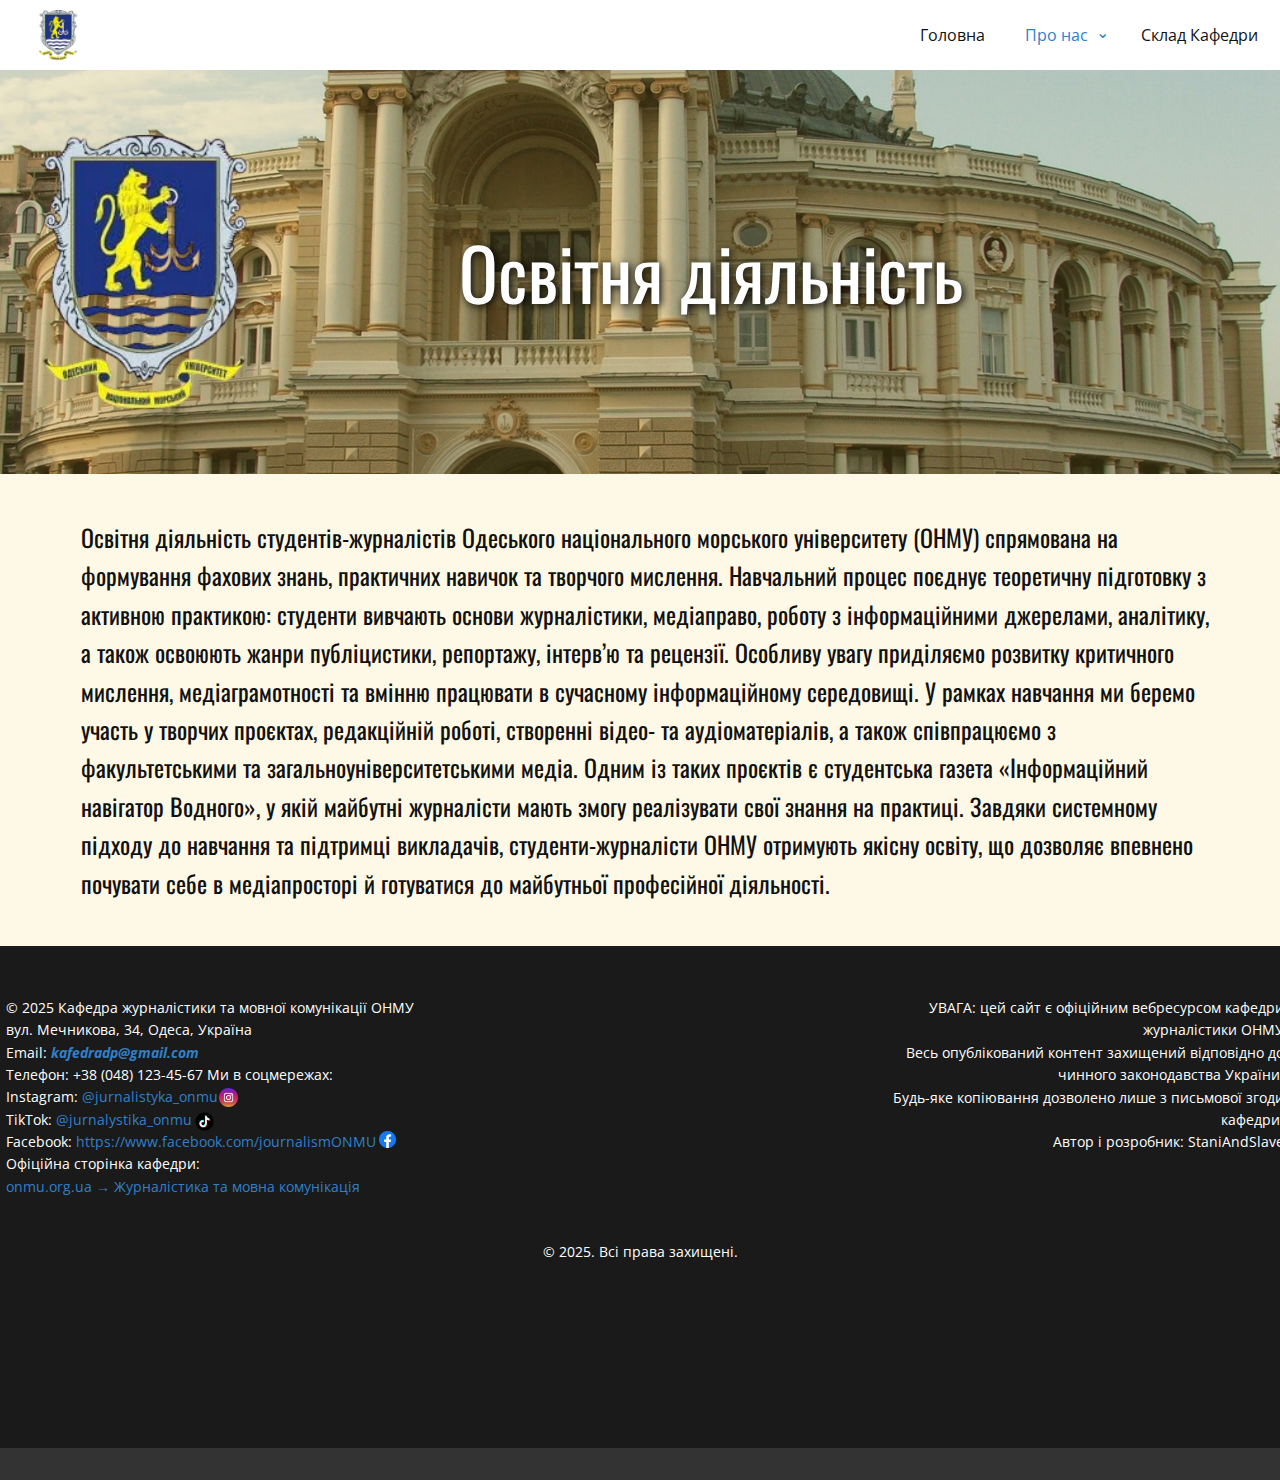
<file: Освітня-діяльність.html>
<!DOCTYPE html>
<html style="font-size: 16px;" lang="ru"><head>
    <meta name="viewport" content="width=device-width, initial-scale=1.0">
    <meta charset="utf-8">
    <meta name="keywords" content="Освітня діяльність">
    <meta name="description" content="">
    <title>Освітня діяльність</title>
    <link rel="stylesheet" href="nicepage.css" media="screen">
<link rel="stylesheet" href="Освітня-діяльність.css" media="screen">
    <script class="u-script" type="text/javascript" src="jquery.js" defer=""></script>
    <script class="u-script" type="text/javascript" src="nicepage.js" defer=""></script>
    <meta name="generator" content="Nicepage 7.8.23, nicepage.com">
    
    
    
    
    <link id="u-theme-google-font" rel="stylesheet" href="https://fonts.googleapis.com/css?family=Roboto:100,100i,300,300i,400,400i,500,500i,700,700i,900,900i|Open+Sans:300,300i,400,400i,500,500i,600,600i,700,700i,800,800i">
    <link id="u-page-google-font" rel="stylesheet" href="https://fonts.googleapis.com/css?family=Oswald:200,300,400,500,600,700">
    <script type="application/ld+json">{
		"@context": "http://schema.org",
		"@type": "Organization",
		"name": "",
		"logo": "images/images-removebg-preview.png"
}</script>
    <meta name="theme-color" content="#3180c9">
    <meta property="og:title" content="Освітня діяльність">
    <meta property="og:type" content="website">
  <meta data-intl-tel-input-cdn-path="intlTelInput/"></head>
  <body data-path-to-root="./" data-include-products="false" class="u-body u-xl-mode" data-lang="ru"><header class="u-clearfix u-header u-header" id="header"><div class="u-clearfix u-sheet u-valign-middle-lg u-valign-middle-md u-valign-middle-sm u-valign-middle-xs u-sheet-1">
        <a href="https://onmu.org.ua/ua/kontakty-2/priem.html" class="u-image u-logo u-image-1" data-image-width="224" data-image-height="224">
          <img src="images/images-removebg-preview.png" class="u-logo-image u-logo-image-1">
        </a>
        <nav class="u-dropdown-icon u-menu u-menu-dropdown u-offcanvas u-menu-1" role="navigation" aria-label="Menu navigation">
          <div class="menu-collapse" style="font-size: 1rem; letter-spacing: 0px;">
            <a class="u-button-style u-custom-left-right-menu-spacing u-custom-padding-bottom u-custom-top-bottom-menu-spacing u-hamburger-link u-nav-link u-text-active-palette-1-base u-text-hover-palette-2-base" href="#" tabindex="-1" aria-label="Open menu" aria-controls="1009">
              <svg class="u-svg-link" viewBox="0 0 24 24"><use xlink:href="#menu-hamburger"></use></svg>
              <svg class="u-svg-content" version="1.1" id="menu-hamburger" viewBox="0 0 16 16" x="0px" y="0px" xmlns:xlink="http://www.w3.org/1999/xlink" xmlns="http://www.w3.org/2000/svg"><g><rect y="1" width="16" height="2"></rect><rect y="7" width="16" height="2"></rect><rect y="13" width="16" height="2"></rect>
</g></svg>
            </a>
          </div>
          <div class="u-custom-menu u-nav-container">
            <ul role="menubar" class="u-nav u-unstyled u-nav-1"><li role="none" class="u-nav-item"><a role="menuitem" class="u-button-style u-nav-link u-text-active-palette-1-base u-text-hover-palette-2-base" href="index.html" style="padding: 10px 20px;">Головна</a>
</li><li role="none" class="u-nav-item"><a role="menuitem" class="u-button-style u-nav-link u-text-active-palette-1-base u-text-hover-palette-2-base" href="Про-нас.html" style="padding: 10px 20px;">Про нас</a><div class="u-nav-popup"><ul role="menu" class="u-h-spacing-20 u-nav u-unstyled u-v-spacing-10" aria-label="Про нас menu"><li role="none" class="u-nav-item"><a role="menuitem" class="u-button-style u-nav-link u-palette-1-base" href="Освітня-діяльність.html">Освітня діяльність</a>
</li><li role="none" class="u-nav-item"><a role="menuitem" class="u-button-style u-nav-link u-palette-1-base" href="Освітня-програма.html">Освітня програма</a>
</li><li role="none" class="u-nav-item"><a role="menuitem" class="u-button-style u-nav-link u-palette-1-base" href="Дисципліни.html">Дисципліни</a>
</li><li role="none" class="u-nav-item"><a role="menuitem" class="u-button-style u-nav-link u-palette-1-base" href="Наукова-діяльність.html">Наукова діяльність</a>
</li></ul>
</div>
</li><li role="none" class="u-nav-item"><a role="menuitem" class="u-button-style u-nav-link u-text-active-palette-1-base u-text-hover-palette-2-base" href="Склад--Кафедри.html" style="padding: 10px 20px;">Склад  Кафедри</a>
</li></ul>
          </div>
          <div class="u-custom-menu u-nav-container-collapse" id="1009" role="region" aria-label="Menu panel">
            <div class="u-black u-container-style u-inner-container-layout u-opacity u-opacity-95 u-sidenav">
              <div class="u-inner-container-layout u-sidenav-overflow">
                <div class="u-menu-close" tabindex="-1" aria-label="Close menu"></div>
                <ul class="u-align-center u-nav u-popupmenu-items u-unstyled u-nav-3" role="menubar"><li role="none" class="u-nav-item"><a role="menuitem" class="u-button-style u-nav-link" href="./">Головна</a>
</li><li role="none" class="u-nav-item"><a role="menuitem" class="u-button-style u-nav-link" href="Про-нас.html">Про нас</a><div class="u-nav-popup"><ul role="menu" class="u-h-spacing-20 u-nav u-unstyled u-v-spacing-10" aria-label="Про нас menu"><li role="none" class="u-nav-item"><a role="menuitem" class="u-button-style u-nav-link" href="Освітня-діяльність.html">Освітня діяльність</a>
</li><li role="none" class="u-nav-item"><a role="menuitem" class="u-button-style u-nav-link" href="Освітня-програма.html">Освітня програма</a>
</li><li role="none" class="u-nav-item"><a role="menuitem" class="u-button-style u-nav-link" href="Дисципліни.html">Дисципліни</a>
</li><li role="none" class="u-nav-item"><a role="menuitem" class="u-button-style u-nav-link" href="Наукова-діяльність.html">Наукова діяльність</a>
</li></ul>
</div>
</li><li role="none" class="u-nav-item"><a role="menuitem" class="u-button-style u-nav-link" href="Склад--Кафедри.html">Склад  Кафедри</a>
</li></ul>
              </div>
            </div>
            <div class="u-black u-menu-overlay u-opacity u-opacity-70"></div>
          </div>
        </nav>
      </div></header>
    <section class="u-clearfix u-image u-shading u-section-1" id="block-5">
      <div class="u-clearfix u-sheet u-valign-middle u-sheet-1">
        <img class="u-image u-image-contain u-image-default u-preserve-proportions u-image-1" src="images/images-removebg-preview.png" alt="" data-image-width="224" data-image-height="224">
        <h1 class="u-custom-font u-font-oswald u-text u-text-default u-text-1">Освітня діяльність </h1>
      </div>
    </section>
    <section class="u-clearfix u-palette-3-light-3 u-section-2" id="block-4">
      <div class="u-clearfix u-sheet u-valign-middle u-sheet-1">
        <p class="u-custom-font u-font-oswald u-text u-text-1">Освітня діяльність студентів-журналістів Одеського національного морського університету (ОНМУ) спрямована на формування фахових знань, практичних навичок та творчого мислення. Нав​чальний процес поєднує теоретичну підготовку з активною практикою: студенти вивчають основи журналістики, медіаправо, роботу з інформаційними джерелами, аналітику, а також освоюють жанри публіцистики, репортажу, інтерв’ю та рецензії.
Особливу увагу приділяємо розвитку критичного мислення, медіаграмотності та вмінню працювати в сучасному інформаційному середовищі. У рамках навчання ми беремо участь у творчих проєктах, редакційній роботі, створенні відео- та аудіоматеріалів, а також співпрацюємо з факультетськими та загальноуніверситетськими медіа. Одним із таких проєктів є студентська газета «Інформаційний навігатор Водного», у якій майбутні журналісти мають змогу реалізувати свої знання на практиці.
Завдяки системному підходу до навчання та підтримці викладачів, студенти-журналісти ОНМУ отримують якісну освіту, що дозволяє впевнено почувати себе в медіапросторі й готуватися до майбутньої професійної діяльності.</p>
      </div>
    </section>
    
    
    
    <footer class="u-align-center u-clearfix u-container-align-center u-footer u-grey-90 u-valign-middle-lg u-valign-middle-md u-valign-middle-sm u-valign-middle-xs u-footer" id="footer"><div class="u-clearfix u-sheet u-sheet-1">
        <p class="u-align-right u-small-text u-text u-text-variant u-text-1">УВАГА: цей сайт є офіційним вебресурсом кафедри журналістики ОНМУ<br> Весь опублікований контент захищений відповідно до чинного законодавства України.<br> Будь-яке копіювання дозволено лише з письмової згоди кафедри.<br> Автор і розробник: StaniAndSlave 
        </p>
        <p class="u-align-left u-small-text u-text u-text-variant u-text-2"> © 2025 Кафедра журналістики та мовної комунікації ОНМУ<br> вул. Мечникова, 34, Одеса, Україна<br> Email: <a class="cursor-pointer u-active-none u-border-none u-btn u-button-style u-hover-none u-none u-text-palette-1-base u-btn-1" rel="noopener"><b><i>kafedradp@gmail.com</i></b>
          </a>
          <br> Телефон: +38 (048) 123-45-67
Ми в соцмережах:<br> Instagram: <a rel="noopener" target="_new" class="u-active-none u-border-none u-btn u-button-style u-hover-none u-none u-text-palette-1-base u-btn-2" href="https://www.instagram.com/jurnalistyka_onmu/">@jurnalistyka_onmu</a>
          <br> TikTok: <a rel="noopener" target="_new" class="u-active-none u-border-none u-btn u-button-style u-hover-none u-none u-text-palette-1-base u-btn-3" href="https://www.tiktok.com/@jurnalystika_onmu">@jurnalystika_onmu</a>
          <br>Facebook:<a href="#" class="u-active-none u-border-none u-btn u-button-link u-button-style u-hover-none u-none u-text-palette-1-base u-btn-4">&nbsp;https://www.facebook.com/journalismONMU</a>
          <br>Офіційна сторінка кафедри:<br>
          <a rel="noopener" target="_new" class="u-active-none u-border-none u-btn u-button-style u-hover-none u-none u-text-palette-1-base u-btn-5" href="https://onmu.org.ua/ua/f-intern-stud/dep-journalism-language-commun/department-journalism-language-communication.html">onmu.org.ua → Журналістика та мовна комунікація</a>
        </p>
        <img class="u-image u-image-contain u-image-default u-preserve-proportions u-image-1" src="images/4494488.png" alt="" data-image-width="256" data-image-height="256">
        <img class="u-image u-image-contain u-image-default u-preserve-proportions u-image-2" src="images/tiktok-icon-free-png.webp" alt="" data-image-width="980" data-image-height="980">
        <img class="u-image u-image-contain u-image-default u-preserve-proportions u-image-3" src="images/Facebook_f_logo_2019.svg.png" alt="" data-image-width="2048" data-image-height="2048">
        <p class="u-align-center u-small-text u-text u-text-variant u-text-3">© 2025. Всі права захищені. </p>
      </div></footer>
    <section class="u-backlink u-clearfix u-grey-80"></section>
  
</body></html>
</file>
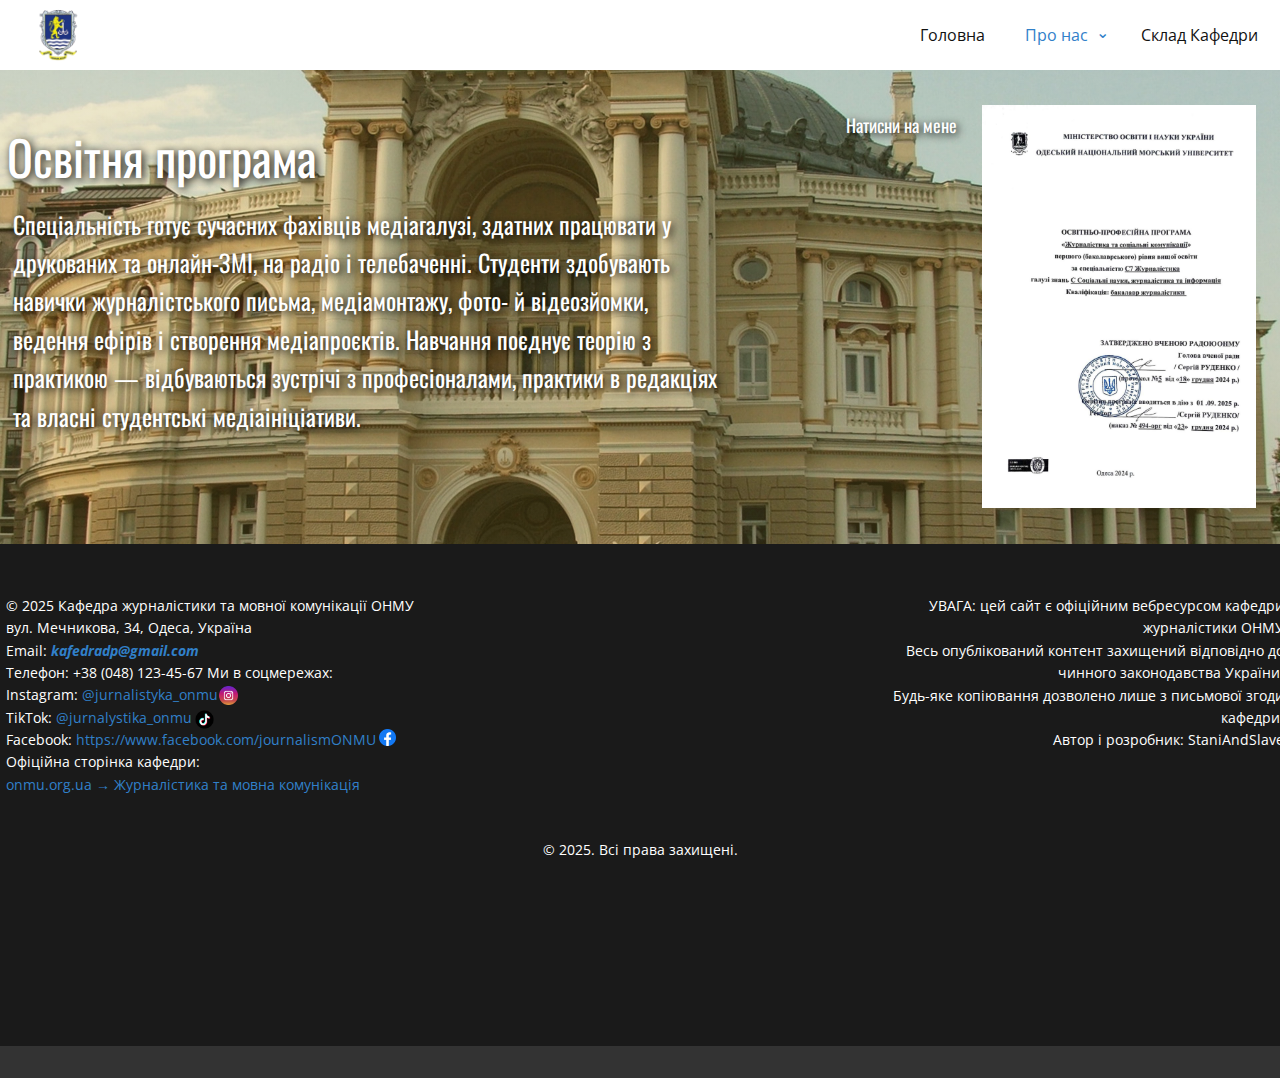
<file: Освітня-програма.html>
<!DOCTYPE html>
<html style="font-size: 16px;" lang="ru"><head>
    <meta name="viewport" content="width=device-width, initial-scale=1.0">
    <meta charset="utf-8">
    <meta name="keywords" content="Освітня програма">
    <meta name="description" content="">
    <title>Освітня програма</title>
    <link rel="stylesheet" href="nicepage.css" media="screen">
<link rel="stylesheet" href="Освітня-програма.css" media="screen">
    <script class="u-script" type="text/javascript" src="jquery.js" defer=""></script>
    <script class="u-script" type="text/javascript" src="nicepage.js" defer=""></script>
    <meta name="generator" content="Nicepage 7.8.23, nicepage.com">
    
    
    
    <link id="u-theme-google-font" rel="stylesheet" href="https://fonts.googleapis.com/css?family=Roboto:100,100i,300,300i,400,400i,500,500i,700,700i,900,900i|Open+Sans:300,300i,400,400i,500,500i,600,600i,700,700i,800,800i">
    <link id="u-page-google-font" rel="stylesheet" href="https://fonts.googleapis.com/css?family=Oswald:200,300,400,500,600,700">
    <script type="application/ld+json">{
		"@context": "http://schema.org",
		"@type": "Organization",
		"name": "",
		"logo": "images/images-removebg-preview.png"
}</script>
    <meta name="theme-color" content="#3180c9">
    <meta property="og:title" content="Освітня програма">
    <meta property="og:type" content="website">
  <meta data-intl-tel-input-cdn-path="intlTelInput/"></head>
  <body data-path-to-root="./" data-include-products="false" class="u-body u-xl-mode" data-lang="ru"><header class="u-clearfix u-header u-header" id="header"><div class="u-clearfix u-sheet u-valign-middle-lg u-valign-middle-md u-valign-middle-sm u-valign-middle-xs u-sheet-1">
        <a href="https://onmu.org.ua/ua/kontakty-2/priem.html" class="u-image u-logo u-image-1" data-image-width="224" data-image-height="224">
          <img src="images/images-removebg-preview.png" class="u-logo-image u-logo-image-1">
        </a>
        <nav class="u-dropdown-icon u-menu u-menu-dropdown u-offcanvas u-menu-1" role="navigation" aria-label="Menu navigation">
          <div class="menu-collapse" style="font-size: 1rem; letter-spacing: 0px;">
            <a class="u-button-style u-custom-left-right-menu-spacing u-custom-padding-bottom u-custom-top-bottom-menu-spacing u-hamburger-link u-nav-link u-text-active-palette-1-base u-text-hover-palette-2-base" href="#" tabindex="-1" aria-label="Open menu" aria-controls="1009">
              <svg class="u-svg-link" viewBox="0 0 24 24"><use xlink:href="#menu-hamburger"></use></svg>
              <svg class="u-svg-content" version="1.1" id="menu-hamburger" viewBox="0 0 16 16" x="0px" y="0px" xmlns:xlink="http://www.w3.org/1999/xlink" xmlns="http://www.w3.org/2000/svg"><g><rect y="1" width="16" height="2"></rect><rect y="7" width="16" height="2"></rect><rect y="13" width="16" height="2"></rect>
</g></svg>
            </a>
          </div>
          <div class="u-custom-menu u-nav-container">
            <ul role="menubar" class="u-nav u-unstyled u-nav-1"><li role="none" class="u-nav-item"><a role="menuitem" class="u-button-style u-nav-link u-text-active-palette-1-base u-text-hover-palette-2-base" href="index.html" style="padding: 10px 20px;">Головна</a>
</li><li role="none" class="u-nav-item"><a role="menuitem" class="u-button-style u-nav-link u-text-active-palette-1-base u-text-hover-palette-2-base" href="Про-нас.html" style="padding: 10px 20px;">Про нас</a><div class="u-nav-popup"><ul role="menu" class="u-h-spacing-20 u-nav u-unstyled u-v-spacing-10" aria-label="Про нас menu"><li role="none" class="u-nav-item"><a role="menuitem" class="u-button-style u-nav-link u-palette-1-base" href="Освітня-діяльність.html">Освітня діяльність</a>
</li><li role="none" class="u-nav-item"><a role="menuitem" class="u-button-style u-nav-link u-palette-1-base" href="Освітня-програма.html">Освітня програма</a>
</li><li role="none" class="u-nav-item"><a role="menuitem" class="u-button-style u-nav-link u-palette-1-base" href="Дисципліни.html">Дисципліни</a>
</li><li role="none" class="u-nav-item"><a role="menuitem" class="u-button-style u-nav-link u-palette-1-base" href="Наукова-діяльність.html">Наукова діяльність</a>
</li></ul>
</div>
</li><li role="none" class="u-nav-item"><a role="menuitem" class="u-button-style u-nav-link u-text-active-palette-1-base u-text-hover-palette-2-base" href="Склад--Кафедри.html" style="padding: 10px 20px;">Склад  Кафедри</a>
</li></ul>
          </div>
          <div class="u-custom-menu u-nav-container-collapse" id="1009" role="region" aria-label="Menu panel">
            <div class="u-black u-container-style u-inner-container-layout u-opacity u-opacity-95 u-sidenav">
              <div class="u-inner-container-layout u-sidenav-overflow">
                <div class="u-menu-close" tabindex="-1" aria-label="Close menu"></div>
                <ul class="u-align-center u-nav u-popupmenu-items u-unstyled u-nav-3" role="menubar"><li role="none" class="u-nav-item"><a role="menuitem" class="u-button-style u-nav-link" href="./">Головна</a>
</li><li role="none" class="u-nav-item"><a role="menuitem" class="u-button-style u-nav-link" href="Про-нас.html">Про нас</a><div class="u-nav-popup"><ul role="menu" class="u-h-spacing-20 u-nav u-unstyled u-v-spacing-10" aria-label="Про нас menu"><li role="none" class="u-nav-item"><a role="menuitem" class="u-button-style u-nav-link" href="Освітня-діяльність.html">Освітня діяльність</a>
</li><li role="none" class="u-nav-item"><a role="menuitem" class="u-button-style u-nav-link" href="Освітня-програма.html">Освітня програма</a>
</li><li role="none" class="u-nav-item"><a role="menuitem" class="u-button-style u-nav-link" href="Дисципліни.html">Дисципліни</a>
</li><li role="none" class="u-nav-item"><a role="menuitem" class="u-button-style u-nav-link" href="Наукова-діяльність.html">Наукова діяльність</a>
</li></ul>
</div>
</li><li role="none" class="u-nav-item"><a role="menuitem" class="u-button-style u-nav-link" href="Склад--Кафедри.html">Склад  Кафедри</a>
</li></ul>
              </div>
            </div>
            <div class="u-black u-menu-overlay u-opacity u-opacity-70"></div>
          </div>
        </nav>
      </div></header>
    <section class="u-clearfix u-image u-shading u-section-1" id="block-4">
      <div class="u-clearfix u-sheet u-valign-middle-lg u-valign-middle-md u-valign-middle-sm u-valign-middle-xs u-sheet-1">
        <img class="u-hover-feature u-image u-image-contain u-image-default u-image-1" src="images/124124124124124.PNG" alt="" data-image-width="386" data-image-height="569" data-href="https://drive.google.com/file/d/1GzCw4x6fIQWgdtE2F-6w3NLtrp37ZbR2/view">
        <p class="u-custom-font u-font-oswald u-text u-text-1">Натисни на мене</p>
        <h1 class="u-custom-font u-font-oswald u-text u-text-2">Освітня програма</h1>
        <p class="u-custom-font u-font-oswald u-text u-text-body-alt-color u-text-3">Спеціальність готує сучасних фахівців медіагалузі, здатних працювати у друкованих та онлайн-ЗМІ, на радіо і телебаченні. Студенти здобувають навички журналістського письма, медіамонтажу, фото- й відеозйомки, ведення ефірів і створення медіапроєктів. Навчання поєднує теорію з практикою — відбуваються зустрічі з професіоналами, практики в редакціях та власні студентські медіаініціативи.</p>
      </div>
      
    </section>
    
    
    
    <footer class="u-align-center u-clearfix u-container-align-center u-footer u-grey-90 u-valign-middle-lg u-valign-middle-md u-valign-middle-sm u-valign-middle-xs u-footer" id="footer"><div class="u-clearfix u-sheet u-sheet-1">
        <p class="u-align-right u-small-text u-text u-text-variant u-text-1">УВАГА: цей сайт є офіційним вебресурсом кафедри журналістики ОНМУ<br> Весь опублікований контент захищений відповідно до чинного законодавства України.<br> Будь-яке копіювання дозволено лише з письмової згоди кафедри.<br> Автор і розробник: StaniAndSlave 
        </p>
        <p class="u-align-left u-small-text u-text u-text-variant u-text-2"> © 2025 Кафедра журналістики та мовної комунікації ОНМУ<br> вул. Мечникова, 34, Одеса, Україна<br> Email: <a class="cursor-pointer u-active-none u-border-none u-btn u-button-style u-hover-none u-none u-text-palette-1-base u-btn-1" rel="noopener"><b><i>kafedradp@gmail.com</i></b>
          </a>
          <br> Телефон: +38 (048) 123-45-67
Ми в соцмережах:<br> Instagram: <a rel="noopener" target="_new" class="u-active-none u-border-none u-btn u-button-style u-hover-none u-none u-text-palette-1-base u-btn-2" href="https://www.instagram.com/jurnalistyka_onmu/">@jurnalistyka_onmu</a>
          <br> TikTok: <a rel="noopener" target="_new" class="u-active-none u-border-none u-btn u-button-style u-hover-none u-none u-text-palette-1-base u-btn-3" href="https://www.tiktok.com/@jurnalystika_onmu">@jurnalystika_onmu</a>
          <br>Facebook:<a href="#" class="u-active-none u-border-none u-btn u-button-link u-button-style u-hover-none u-none u-text-palette-1-base u-btn-4">&nbsp;https://www.facebook.com/journalismONMU</a>
          <br>Офіційна сторінка кафедри:<br>
          <a rel="noopener" target="_new" class="u-active-none u-border-none u-btn u-button-style u-hover-none u-none u-text-palette-1-base u-btn-5" href="https://onmu.org.ua/ua/f-intern-stud/dep-journalism-language-commun/department-journalism-language-communication.html">onmu.org.ua → Журналістика та мовна комунікація</a>
        </p>
        <img class="u-image u-image-contain u-image-default u-preserve-proportions u-image-1" src="images/4494488.png" alt="" data-image-width="256" data-image-height="256">
        <img class="u-image u-image-contain u-image-default u-preserve-proportions u-image-2" src="images/tiktok-icon-free-png.webp" alt="" data-image-width="980" data-image-height="980">
        <img class="u-image u-image-contain u-image-default u-preserve-proportions u-image-3" src="images/Facebook_f_logo_2019.svg.png" alt="" data-image-width="2048" data-image-height="2048">
        <p class="u-align-center u-small-text u-text u-text-variant u-text-3">© 2025. Всі права захищені. </p>
      </div></footer>
    <section class="u-backlink u-clearfix u-grey-80"></section>
  
</body></html>
</file>
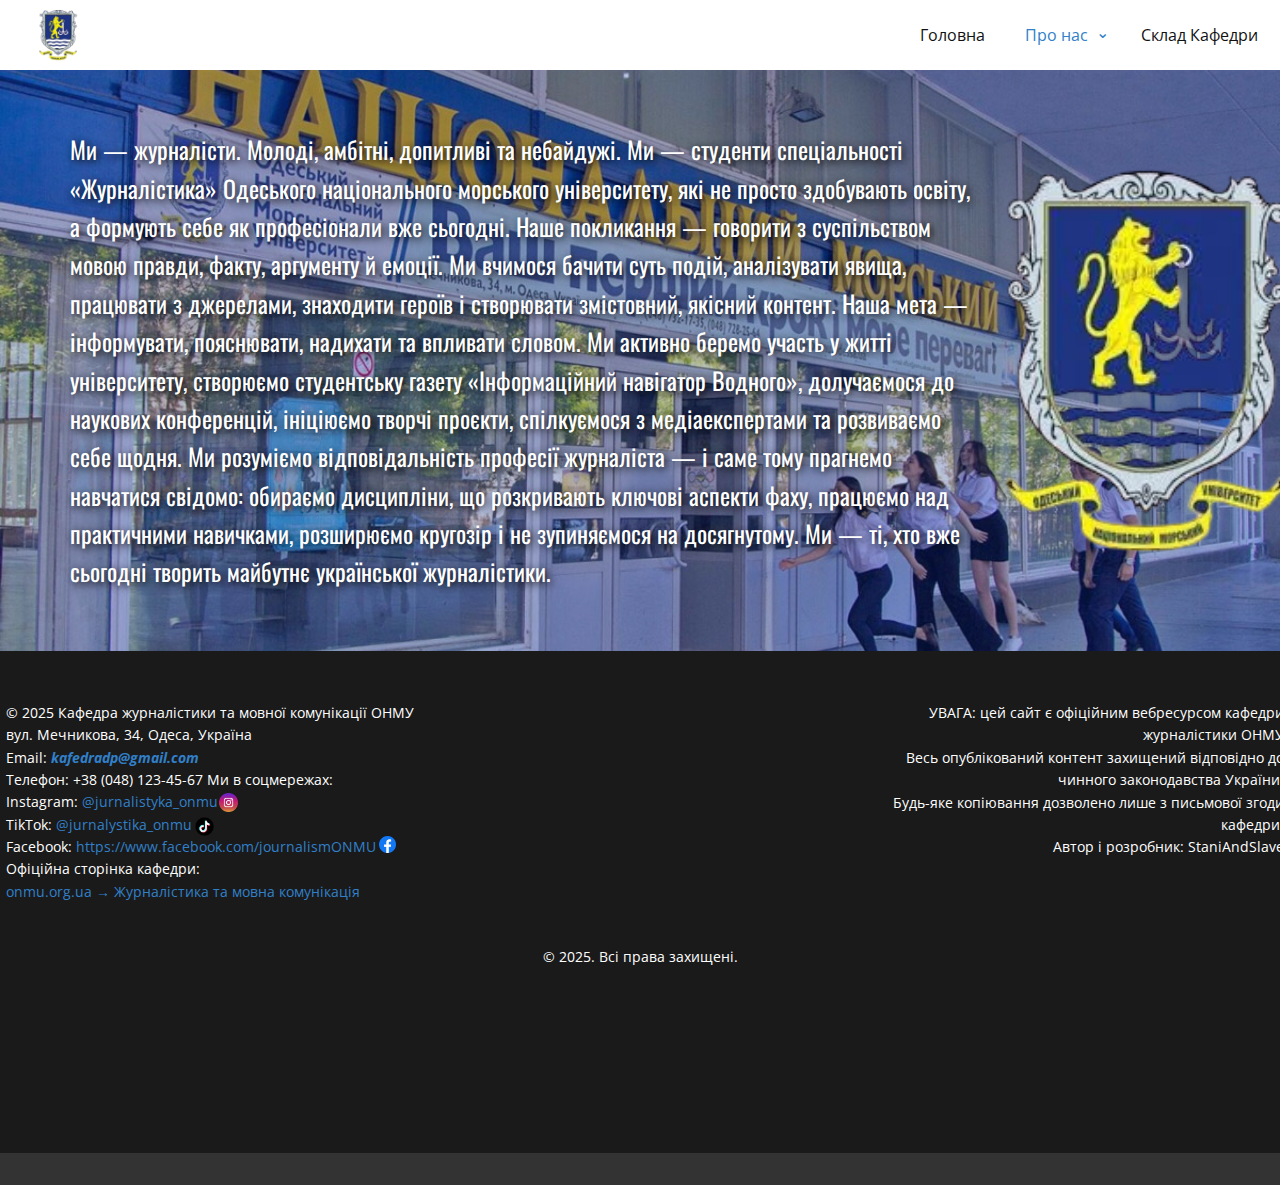
<file: Про-нас.html>
<!DOCTYPE html>
<html style="font-size: 16px;" lang="ru"><head>
    <meta name="viewport" content="width=device-width, initial-scale=1.0">
    <meta charset="utf-8">
    <meta name="keywords" content="">
    <meta name="description" content="">
    <title>Про нас</title>
    <link rel="stylesheet" href="nicepage.css" media="screen">
<link rel="stylesheet" href="Про-нас.css" media="screen">
    <script class="u-script" type="text/javascript" src="jquery.js" defer=""></script>
    <script class="u-script" type="text/javascript" src="nicepage.js" defer=""></script>
    <meta name="generator" content="Nicepage 7.8.23, nicepage.com">
    
    
    
    <link id="u-theme-google-font" rel="stylesheet" href="https://fonts.googleapis.com/css?family=Roboto:100,100i,300,300i,400,400i,500,500i,700,700i,900,900i|Open+Sans:300,300i,400,400i,500,500i,600,600i,700,700i,800,800i">
    <link id="u-page-google-font" rel="stylesheet" href="https://fonts.googleapis.com/css?family=Oswald:200,300,400,500,600,700">
    <script type="application/ld+json">{
		"@context": "http://schema.org",
		"@type": "Organization",
		"name": "",
		"logo": "images/images-removebg-preview.png"
}</script>
    <meta name="theme-color" content="#3180c9">
    <meta property="og:title" content="Про нас">
    <meta property="og:type" content="website">
  <meta data-intl-tel-input-cdn-path="intlTelInput/"></head>
  <body data-path-to-root="./" data-include-products="false" class="u-body u-xl-mode" data-lang="ru"><header class="u-clearfix u-header u-header" id="header"><div class="u-clearfix u-sheet u-valign-middle-lg u-valign-middle-md u-valign-middle-sm u-valign-middle-xs u-sheet-1">
        <a href="https://onmu.org.ua/ua/kontakty-2/priem.html" class="u-image u-logo u-image-1" data-image-width="224" data-image-height="224">
          <img src="images/images-removebg-preview.png" class="u-logo-image u-logo-image-1">
        </a>
        <nav class="u-dropdown-icon u-menu u-menu-dropdown u-offcanvas u-menu-1" role="navigation" aria-label="Menu navigation">
          <div class="menu-collapse" style="font-size: 1rem; letter-spacing: 0px;">
            <a class="u-button-style u-custom-left-right-menu-spacing u-custom-padding-bottom u-custom-top-bottom-menu-spacing u-hamburger-link u-nav-link u-text-active-palette-1-base u-text-hover-palette-2-base" href="#" tabindex="-1" aria-label="Open menu" aria-controls="1009">
              <svg class="u-svg-link" viewBox="0 0 24 24"><use xlink:href="#menu-hamburger"></use></svg>
              <svg class="u-svg-content" version="1.1" id="menu-hamburger" viewBox="0 0 16 16" x="0px" y="0px" xmlns:xlink="http://www.w3.org/1999/xlink" xmlns="http://www.w3.org/2000/svg"><g><rect y="1" width="16" height="2"></rect><rect y="7" width="16" height="2"></rect><rect y="13" width="16" height="2"></rect>
</g></svg>
            </a>
          </div>
          <div class="u-custom-menu u-nav-container">
            <ul role="menubar" class="u-nav u-unstyled u-nav-1"><li role="none" class="u-nav-item"><a role="menuitem" class="u-button-style u-nav-link u-text-active-palette-1-base u-text-hover-palette-2-base" href="index.html" style="padding: 10px 20px;">Головна</a>
</li><li role="none" class="u-nav-item"><a role="menuitem" class="u-button-style u-nav-link u-text-active-palette-1-base u-text-hover-palette-2-base" href="Про-нас.html" style="padding: 10px 20px;">Про нас</a><div class="u-nav-popup"><ul role="menu" class="u-h-spacing-20 u-nav u-unstyled u-v-spacing-10" aria-label="Про нас menu"><li role="none" class="u-nav-item"><a role="menuitem" class="u-button-style u-nav-link u-palette-1-base" href="Освітня-діяльність.html">Освітня діяльність</a>
</li><li role="none" class="u-nav-item"><a role="menuitem" class="u-button-style u-nav-link u-palette-1-base" href="Освітня-програма.html">Освітня програма</a>
</li><li role="none" class="u-nav-item"><a role="menuitem" class="u-button-style u-nav-link u-palette-1-base" href="Дисципліни.html">Дисципліни</a>
</li><li role="none" class="u-nav-item"><a role="menuitem" class="u-button-style u-nav-link u-palette-1-base" href="Наукова-діяльність.html">Наукова діяльність</a>
</li></ul>
</div>
</li><li role="none" class="u-nav-item"><a role="menuitem" class="u-button-style u-nav-link u-text-active-palette-1-base u-text-hover-palette-2-base" href="Склад--Кафедри.html" style="padding: 10px 20px;">Склад  Кафедри</a>
</li></ul>
          </div>
          <div class="u-custom-menu u-nav-container-collapse" id="1009" role="region" aria-label="Menu panel">
            <div class="u-black u-container-style u-inner-container-layout u-opacity u-opacity-95 u-sidenav">
              <div class="u-inner-container-layout u-sidenav-overflow">
                <div class="u-menu-close" tabindex="-1" aria-label="Close menu"></div>
                <ul class="u-align-center u-nav u-popupmenu-items u-unstyled u-nav-3" role="menubar"><li role="none" class="u-nav-item"><a role="menuitem" class="u-button-style u-nav-link" href="./">Головна</a>
</li><li role="none" class="u-nav-item"><a role="menuitem" class="u-button-style u-nav-link" href="Про-нас.html">Про нас</a><div class="u-nav-popup"><ul role="menu" class="u-h-spacing-20 u-nav u-unstyled u-v-spacing-10" aria-label="Про нас menu"><li role="none" class="u-nav-item"><a role="menuitem" class="u-button-style u-nav-link" href="Освітня-діяльність.html">Освітня діяльність</a>
</li><li role="none" class="u-nav-item"><a role="menuitem" class="u-button-style u-nav-link" href="Освітня-програма.html">Освітня програма</a>
</li><li role="none" class="u-nav-item"><a role="menuitem" class="u-button-style u-nav-link" href="Дисципліни.html">Дисципліни</a>
</li><li role="none" class="u-nav-item"><a role="menuitem" class="u-button-style u-nav-link" href="Наукова-діяльність.html">Наукова діяльність</a>
</li></ul>
</div>
</li><li role="none" class="u-nav-item"><a role="menuitem" class="u-button-style u-nav-link" href="Склад--Кафедри.html">Склад  Кафедри</a>
</li></ul>
              </div>
            </div>
            <div class="u-black u-menu-overlay u-opacity u-opacity-70"></div>
          </div>
        </nav>
      </div></header>
    <section class="u-clearfix u-image u-shading u-section-1" id="block-1" data-image-width="1200" data-image-height="628">
      <div class="u-clearfix u-sheet u-valign-middle u-sheet-1">
        <p class="u-custom-font u-font-oswald u-text u-text-1">Ми — журналісти. Молоді, амбітні, допитливі та небайдужі. Ми — студенти спеціальності «Журналістика» Одеського національного морського університету, які не просто здобувають освіту, а формують себе як професіонали вже сьогодні.
Наше покликання — говорити з суспільством мовою правди, факту, аргументу й емоції. Ми вчимося бачити суть подій, аналізувати явища, працювати з джерелами, знаходити героїв і створювати змістовний, якісний контент. Наша мета — інформувати, пояснювати, надихати та впливати словом.
Ми активно беремо участь у житті університету, створюємо студентську газету «Інформаційний навігатор Водного», долучаємося до наукових конференцій, ініціюємо творчі проєкти, спілкуємося з медіаекспертами та розвиваємо себе щодня.
Ми розуміємо відповідальність професії журналіста — і саме тому прагнемо навчатися свідомо: обираємо дисципліни, що розкривають ключові аспекти фаху, працюємо над практичними навичками, розширюємо кругозір і не зупиняємося на досягнутому.
Ми — ті, хто вже сьогодні творить майбутнє української журналістики.</p>
        <img class="u-image u-image-contain u-image-default u-preserve-proportions u-image-1" src="images/images-removebg-preview.png" alt="" data-image-width="224" data-image-height="224">
      </div>
    </section>
    
    
    
    <footer class="u-align-center u-clearfix u-container-align-center u-footer u-grey-90 u-valign-middle-lg u-valign-middle-md u-valign-middle-sm u-valign-middle-xs u-footer" id="footer"><div class="u-clearfix u-sheet u-sheet-1">
        <p class="u-align-right u-small-text u-text u-text-variant u-text-1">УВАГА: цей сайт є офіційним вебресурсом кафедри журналістики ОНМУ<br> Весь опублікований контент захищений відповідно до чинного законодавства України.<br> Будь-яке копіювання дозволено лише з письмової згоди кафедри.<br> Автор і розробник: StaniAndSlave 
        </p>
        <p class="u-align-left u-small-text u-text u-text-variant u-text-2"> © 2025 Кафедра журналістики та мовної комунікації ОНМУ<br> вул. Мечникова, 34, Одеса, Україна<br> Email: <a class="cursor-pointer u-active-none u-border-none u-btn u-button-style u-hover-none u-none u-text-palette-1-base u-btn-1" rel="noopener"><b><i>kafedradp@gmail.com</i></b>
          </a>
          <br> Телефон: +38 (048) 123-45-67
Ми в соцмережах:<br> Instagram: <a rel="noopener" target="_new" class="u-active-none u-border-none u-btn u-button-style u-hover-none u-none u-text-palette-1-base u-btn-2" href="https://www.instagram.com/jurnalistyka_onmu/">@jurnalistyka_onmu</a>
          <br> TikTok: <a rel="noopener" target="_new" class="u-active-none u-border-none u-btn u-button-style u-hover-none u-none u-text-palette-1-base u-btn-3" href="https://www.tiktok.com/@jurnalystika_onmu">@jurnalystika_onmu</a>
          <br>Facebook:<a href="#" class="u-active-none u-border-none u-btn u-button-link u-button-style u-hover-none u-none u-text-palette-1-base u-btn-4">&nbsp;https://www.facebook.com/journalismONMU</a>
          <br>Офіційна сторінка кафедри:<br>
          <a rel="noopener" target="_new" class="u-active-none u-border-none u-btn u-button-style u-hover-none u-none u-text-palette-1-base u-btn-5" href="https://onmu.org.ua/ua/f-intern-stud/dep-journalism-language-commun/department-journalism-language-communication.html">onmu.org.ua → Журналістика та мовна комунікація</a>
        </p>
        <img class="u-image u-image-contain u-image-default u-preserve-proportions u-image-1" src="images/4494488.png" alt="" data-image-width="256" data-image-height="256">
        <img class="u-image u-image-contain u-image-default u-preserve-proportions u-image-2" src="images/tiktok-icon-free-png.webp" alt="" data-image-width="980" data-image-height="980">
        <img class="u-image u-image-contain u-image-default u-preserve-proportions u-image-3" src="images/Facebook_f_logo_2019.svg.png" alt="" data-image-width="2048" data-image-height="2048">
        <p class="u-align-center u-small-text u-text u-text-variant u-text-3">© 2025. Всі права захищені. </p>
      </div></footer>
    <section class="u-backlink u-clearfix u-grey-80"></section>
  
</body></html>
</file>
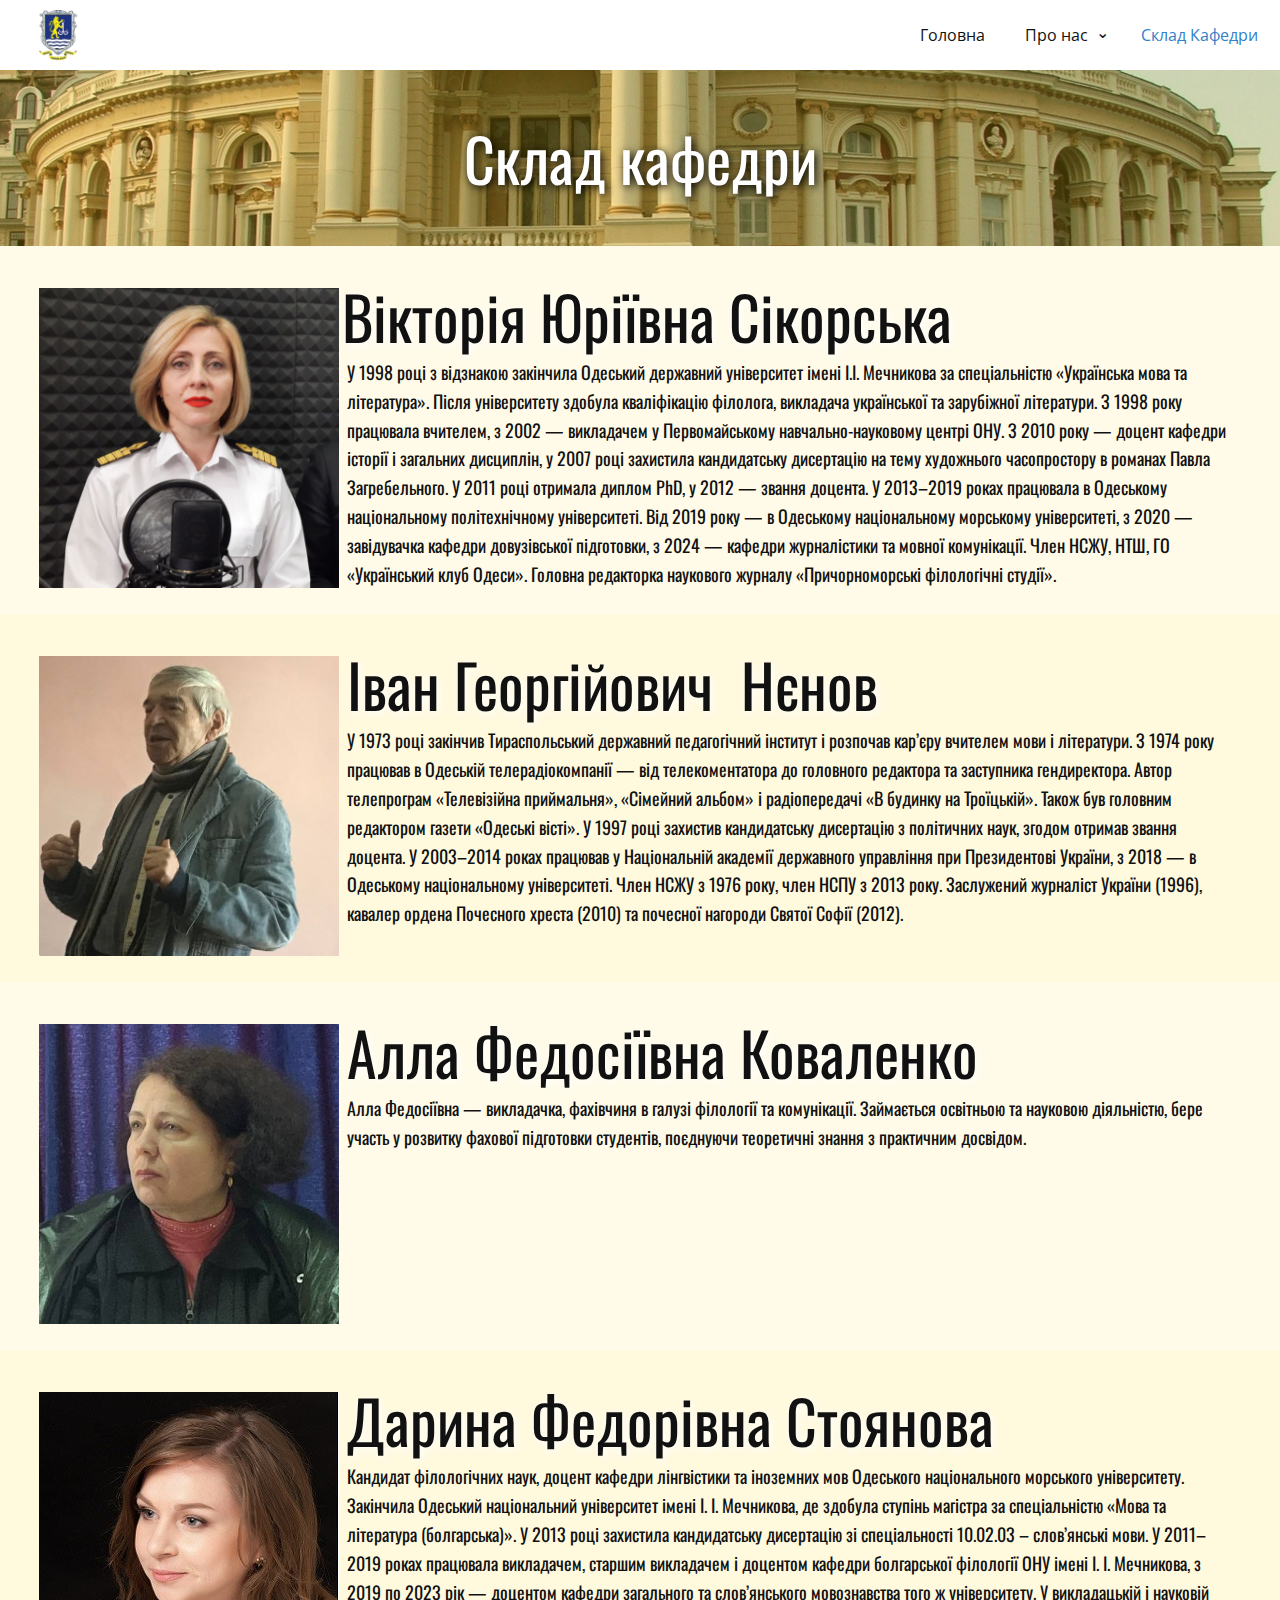
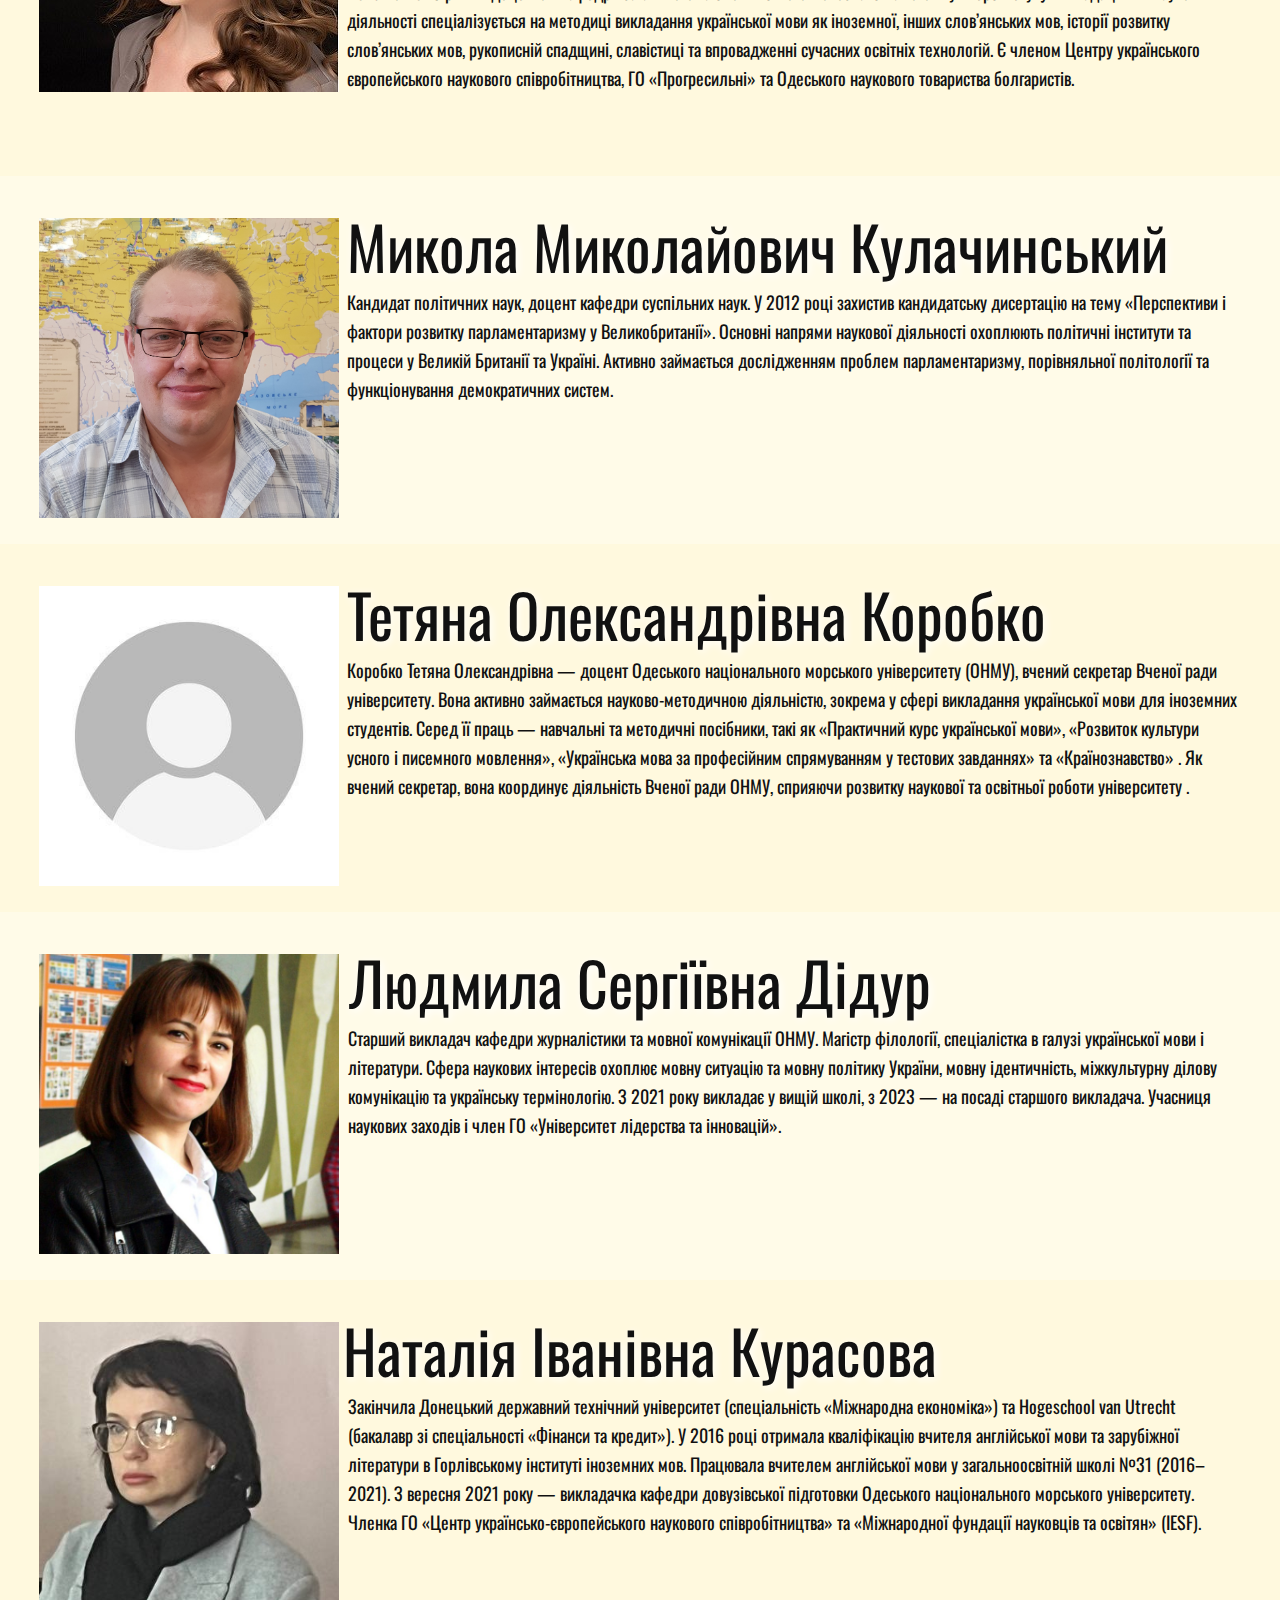
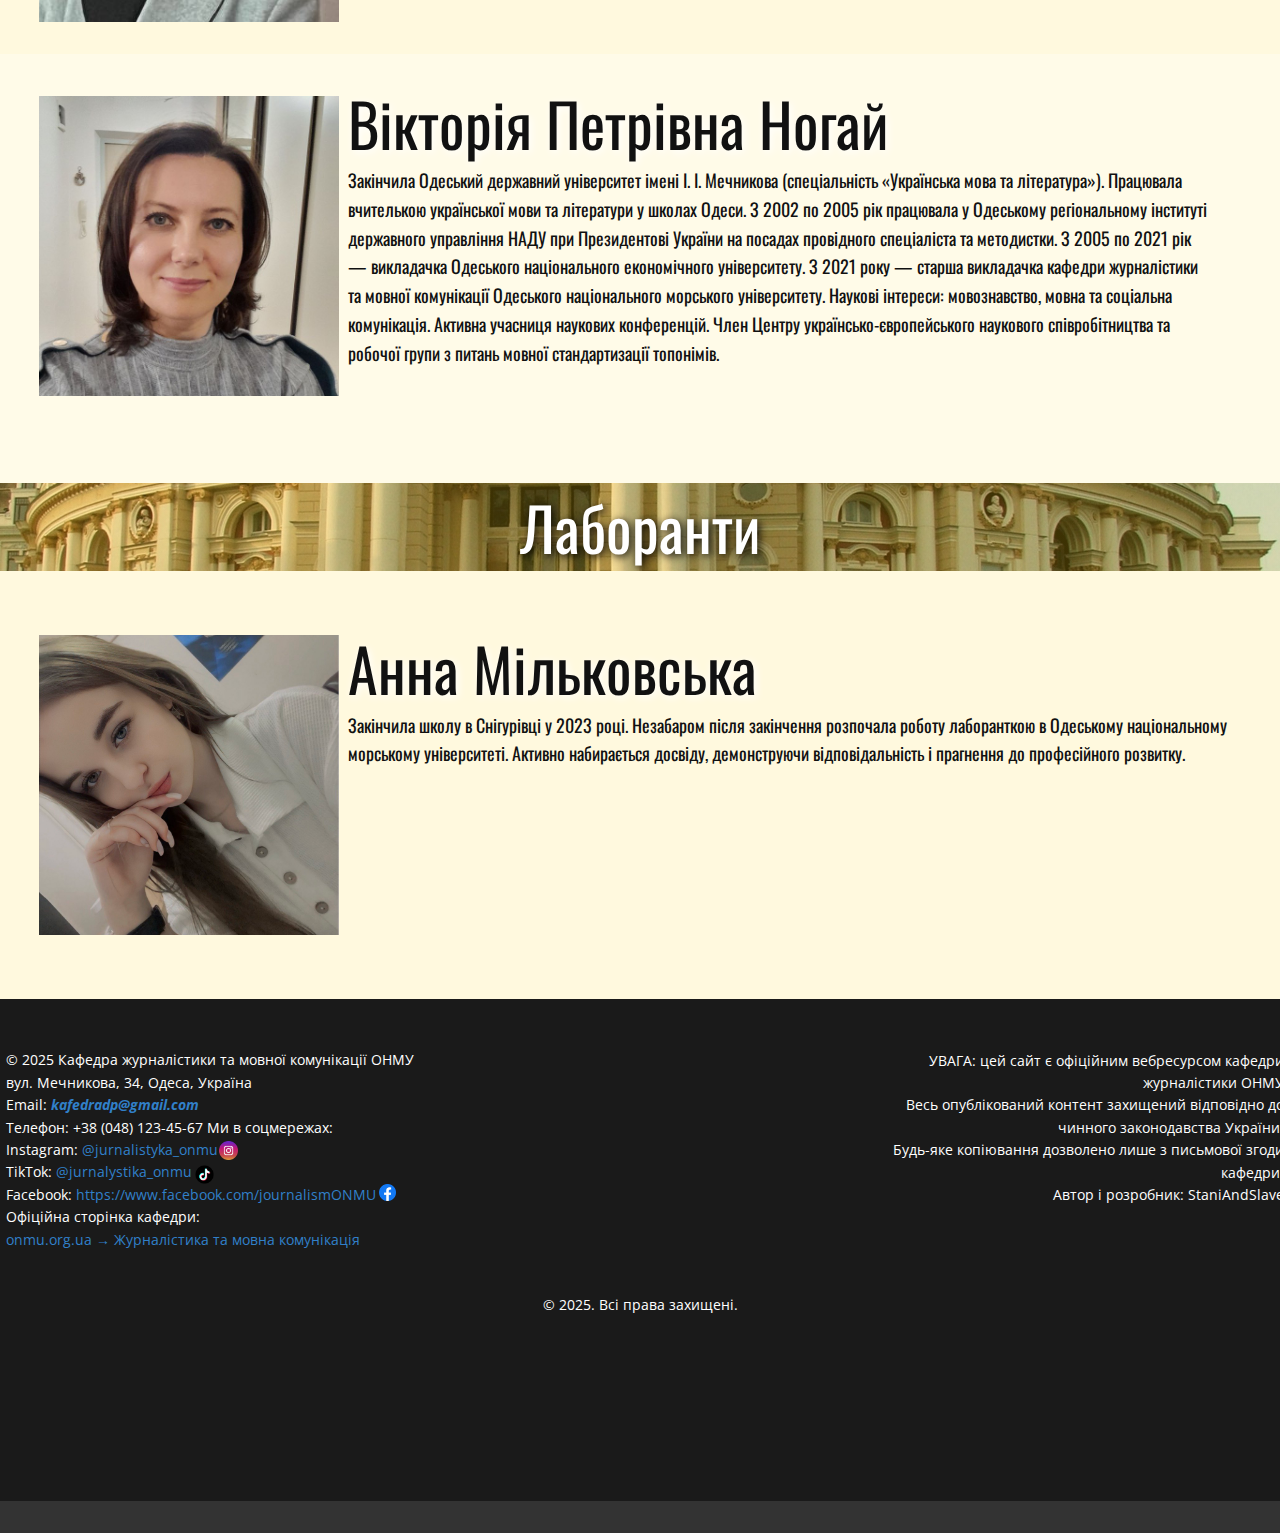
<file: Склад--Кафедри.html>
<!DOCTYPE html>
<html style="font-size: 16px;" lang="ru"><head>
    <meta name="viewport" content="width=device-width, initial-scale=1.0">
    <meta charset="utf-8">
    <meta name="keywords" content="Склад кафедри, Вікторія Юріївна&nbsp;Сікорська, Іван Георгійович&nbsp; Нєнов, Алла Федосіївна&nbsp;Коваленко, Дарина Федорівна&nbsp;Стоянова, Микола Миколайович&nbsp;Кулачинський, Тетяна Олександрівна Коробко, ​Людмила Сергіївна Дідур, Наталія Іванівна Курасова, Вікторія Петрівна Ногай, Лаборанти, Анна Мільковська">
    <meta name="description" content="">
    <title>Склад  Кафедри</title>
    <link rel="stylesheet" href="nicepage.css" media="screen">
<link rel="stylesheet" href="Склад--Кафедри.css" media="screen">
    <script class="u-script" type="text/javascript" src="jquery.js" defer=""></script>
    <script class="u-script" type="text/javascript" src="nicepage.js" defer=""></script>
    <meta name="generator" content="Nicepage 7.8.23, nicepage.com">
    
    
    
    
    
    
    
    
    
    
    
    
    
    
    <link id="u-theme-google-font" rel="stylesheet" href="https://fonts.googleapis.com/css?family=Roboto:100,100i,300,300i,400,400i,500,500i,700,700i,900,900i|Open+Sans:300,300i,400,400i,500,500i,600,600i,700,700i,800,800i">
    <link id="u-page-google-font" rel="stylesheet" href="https://fonts.googleapis.com/css?family=Oswald:200,300,400,500,600,700">
    <script type="application/ld+json">{
		"@context": "http://schema.org",
		"@type": "Organization",
		"name": "",
		"logo": "images/images-removebg-preview.png"
}</script>
    <meta name="theme-color" content="#3180c9">
    <meta property="og:title" content="Склад  Кафедри">
    <meta property="og:type" content="website">
  <meta data-intl-tel-input-cdn-path="intlTelInput/"></head>
  <body data-path-to-root="./" data-include-products="false" class="u-body u-xl-mode" data-lang="ru"><header class="u-clearfix u-header u-header" id="header"><div class="u-clearfix u-sheet u-valign-middle-lg u-valign-middle-md u-valign-middle-sm u-valign-middle-xs u-sheet-1">
        <a href="https://onmu.org.ua/ua/kontakty-2/priem.html" class="u-image u-logo u-image-1" data-image-width="224" data-image-height="224">
          <img src="images/images-removebg-preview.png" class="u-logo-image u-logo-image-1">
        </a>
        <nav class="u-dropdown-icon u-menu u-menu-dropdown u-offcanvas u-menu-1" role="navigation" aria-label="Menu navigation">
          <div class="menu-collapse" style="font-size: 1rem; letter-spacing: 0px;">
            <a class="u-button-style u-custom-left-right-menu-spacing u-custom-padding-bottom u-custom-top-bottom-menu-spacing u-hamburger-link u-nav-link u-text-active-palette-1-base u-text-hover-palette-2-base" href="#" tabindex="-1" aria-label="Open menu" aria-controls="1009">
              <svg class="u-svg-link" viewBox="0 0 24 24"><use xlink:href="#menu-hamburger"></use></svg>
              <svg class="u-svg-content" version="1.1" id="menu-hamburger" viewBox="0 0 16 16" x="0px" y="0px" xmlns:xlink="http://www.w3.org/1999/xlink" xmlns="http://www.w3.org/2000/svg"><g><rect y="1" width="16" height="2"></rect><rect y="7" width="16" height="2"></rect><rect y="13" width="16" height="2"></rect>
</g></svg>
            </a>
          </div>
          <div class="u-custom-menu u-nav-container">
            <ul role="menubar" class="u-nav u-unstyled u-nav-1"><li role="none" class="u-nav-item"><a role="menuitem" class="u-button-style u-nav-link u-text-active-palette-1-base u-text-hover-palette-2-base" href="index.html" style="padding: 10px 20px;">Головна</a>
</li><li role="none" class="u-nav-item"><a role="menuitem" class="u-button-style u-nav-link u-text-active-palette-1-base u-text-hover-palette-2-base" href="Про-нас.html" style="padding: 10px 20px;">Про нас</a><div class="u-nav-popup"><ul role="menu" class="u-h-spacing-20 u-nav u-unstyled u-v-spacing-10" aria-label="Про нас menu"><li role="none" class="u-nav-item"><a role="menuitem" class="u-button-style u-nav-link u-palette-1-base" href="Освітня-діяльність.html">Освітня діяльність</a>
</li><li role="none" class="u-nav-item"><a role="menuitem" class="u-button-style u-nav-link u-palette-1-base" href="Освітня-програма.html">Освітня програма</a>
</li><li role="none" class="u-nav-item"><a role="menuitem" class="u-button-style u-nav-link u-palette-1-base" href="Дисципліни.html">Дисципліни</a>
</li><li role="none" class="u-nav-item"><a role="menuitem" class="u-button-style u-nav-link u-palette-1-base" href="Наукова-діяльність.html">Наукова діяльність</a>
</li></ul>
</div>
</li><li role="none" class="u-nav-item"><a role="menuitem" class="u-button-style u-nav-link u-text-active-palette-1-base u-text-hover-palette-2-base" href="Склад--Кафедри.html" style="padding: 10px 20px;">Склад  Кафедри</a>
</li></ul>
          </div>
          <div class="u-custom-menu u-nav-container-collapse" id="1009" role="region" aria-label="Menu panel">
            <div class="u-black u-container-style u-inner-container-layout u-opacity u-opacity-95 u-sidenav">
              <div class="u-inner-container-layout u-sidenav-overflow">
                <div class="u-menu-close" tabindex="-1" aria-label="Close menu"></div>
                <ul class="u-align-center u-nav u-popupmenu-items u-unstyled u-nav-3" role="menubar"><li role="none" class="u-nav-item"><a role="menuitem" class="u-button-style u-nav-link" href="./">Головна</a>
</li><li role="none" class="u-nav-item"><a role="menuitem" class="u-button-style u-nav-link" href="Про-нас.html">Про нас</a><div class="u-nav-popup"><ul role="menu" class="u-h-spacing-20 u-nav u-unstyled u-v-spacing-10" aria-label="Про нас menu"><li role="none" class="u-nav-item"><a role="menuitem" class="u-button-style u-nav-link" href="Освітня-діяльність.html">Освітня діяльність</a>
</li><li role="none" class="u-nav-item"><a role="menuitem" class="u-button-style u-nav-link" href="Освітня-програма.html">Освітня програма</a>
</li><li role="none" class="u-nav-item"><a role="menuitem" class="u-button-style u-nav-link" href="Дисципліни.html">Дисципліни</a>
</li><li role="none" class="u-nav-item"><a role="menuitem" class="u-button-style u-nav-link" href="Наукова-діяльність.html">Наукова діяльність</a>
</li></ul>
</div>
</li><li role="none" class="u-nav-item"><a role="menuitem" class="u-button-style u-nav-link" href="Склад--Кафедри.html">Склад  Кафедри</a>
</li></ul>
              </div>
            </div>
            <div class="u-black u-menu-overlay u-opacity u-opacity-70"></div>
          </div>
        </nav>
      </div></header>
    <section class="u-clearfix u-gradient u-image u-section-1" id="block-4">
      <div class="u-clearfix u-sheet u-valign-bottom-lg u-valign-bottom-md u-valign-bottom-sm u-valign-bottom-xs u-valign-middle-xl u-sheet-1">
        <h1 class="u-custom-font u-font-oswald u-text u-text-body-alt-color u-text-default u-text-1">Склад кафедри</h1>
      </div>
    </section>
    <section class="u-clearfix u-custom-color-4 u-section-2" id="block-5">
      <div class="u-clearfix u-sheet u-valign-middle-lg u-valign-middle-md u-valign-middle-sm u-valign-middle-xs u-sheet-1">
        <h1 class="u-custom-font u-font-oswald u-text u-text-default u-text-1">Вікторія Юріївна&nbsp;Сікорська </h1>
        <img class="u-image u-image-default u-preserve-proportions u-image-1" src="images/photo_2024-11-19_11-34-49.jpg" alt="" data-image-width="640" data-image-height="640">
        <p class="u-custom-font u-font-oswald u-text u-text-2">У 1998 році з відзнакою закінчила Одеський державний університет імені І.І. Мечникова за спеціальністю «Українська мова та література». Після університету здобула кваліфікацію філолога, викладача української та зарубіжної літератури.
З 1998 року працювала вчителем, з 2002 — викладачем у Первомайському навчально-науковому центрі ОНУ. З 2010 року — доцент кафедри історії і загальних дисциплін, у 2007 році захистила кандидатську дисертацію на тему художнього часопростору в романах Павла Загребельного. У 2011 році отримала диплом PhD, у 2012 — звання доцента.
У 2013–2019 роках працювала в Одеському національному політехнічному університеті. Від 2019 року — в Одеському національному морському університеті, з 2020 — завідувачка кафедри довузівської підготовки, з 2024 — кафедри журналістики та мовної комунікації.
Член НСЖУ, НТШ, ГО «Український клуб Одеси». Головна редакторка наукового журналу «Причорноморські філологічні студії». </p>
      </div>
    </section>
    <section class="u-clearfix u-custom-color-5 u-section-3" id="sec-6ee5">
      <div class="u-clearfix u-sheet u-valign-middle-lg u-valign-middle-md u-valign-middle-sm u-valign-middle-xs u-sheet-1">
        <h1 class="u-custom-font u-font-oswald u-text u-text-default u-text-1">Іван Георгійович&nbsp; Нєнов&nbsp;</h1>
        <img class="u-image u-image-default u-preserve-proportions u-image-1" src="images/124124.PNG" alt="" data-image-width="627" data-image-height="606">
        <p class="u-custom-font u-font-oswald u-text u-text-2"> У 1973 році закінчив Тираспольський державний педагогічний інститут і розпочав кар’єру вчителем мови і літератури. З 1974 року працював в Одеській телерадіокомпанії — від телекоментатора до головного редактора та заступника гендиректора. Автор телепрограм «Телевізійна приймальня», «Сімейний альбом» і радіопередачі «В будинку на Троїцькій». Також був головним редактором газети «Одеські вісті».
У 1997 році захистив кандидатську дисертацію з політичних наук, згодом отримав звання доцента. У 2003–2014 роках працював у Національній академії державного управління при Президентові України, з 2018 — в Одеському національному університеті.
Член НСЖУ з 1976 року, член НСПУ з 2013 року. Заслужений журналіст України (1996), кавалер ордена Почесного хреста (2010) та почесної нагороди Святої Софії (2012). </p>
      </div>
    </section>
    <section class="u-clearfix u-custom-color-4 u-section-4" id="sec-e019">
      <div class="u-clearfix u-sheet u-valign-middle-lg u-valign-middle-md u-valign-middle-sm u-valign-middle-xs u-sheet-1">
        <h1 class="u-custom-font u-font-oswald u-text u-text-default u-text-1">Алла Федосіївна&nbsp;Коваленко </h1>
        <img class="u-image u-image-default u-preserve-proportions u-image-1" src="images/b7228a0c-e292-f8ed-79eb-2558748f1437.PNG" alt="" data-image-width="393" data-image-height="378">
        <p class="u-custom-font u-font-oswald u-text u-text-2"> Алла Федосіївна — викладачка, фахівчиня в галузі філології та комунікації. Займається освітньою та науковою діяльністю, бере участь у розвитку фахової підготовки студентів, поєднуючи теоретичні знання з практичним досвідом.<br>
          <br>
          <br>
          <br>
        </p>
      </div>
    </section>
    <section class="u-clearfix u-custom-color-5 u-section-5" id="sec-c61b">
      <div class="u-clearfix u-sheet u-valign-middle-lg u-valign-middle-md u-valign-middle-sm u-valign-middle-xs u-sheet-1">
        <h1 class="u-custom-font u-font-oswald u-text u-text-default u-text-1">Дарина Федорівна&nbsp;Стоянова </h1>
        <img class="u-image u-image-default u-preserve-proportions u-image-1" src="images/Stoianova-Daryna-Fedorivna.jpg" alt="" data-image-width="300" data-image-height="300">
        <p class="u-custom-font u-font-oswald u-text u-text-2"> Кандидат філологічних наук, доцент кафедри лінгвістики та іноземних мов Одеського національного морського університету. Закінчила Одеський національний університет імені І. І. Мечникова, де здобула ступінь магістра за спеціальністю «Мова та література (болгарська)». У 2013 році захистила кандидатську дисертацію зі спеціальності 10.02.03 – слов’янські мови.
У 2011–2019 роках працювала викладачем, старшим викладачем і доцентом кафедри болгарської філології ОНУ імені І. І. Мечникова, з 2019 по 2023 рік — доцентом кафедри загального та слов’янського мовознавства того ж університету. У викладацькій і науковій діяльності спеціалізується на методиці викладання української мови як іноземної, інших слов’янських мов, історії розвитку слов’янських мов, рукописній спадщині, славістиці та впровадженні сучасних освітніх технологій.
Є членом Центру українського європейського наукового співробітництва, ГО «Прогресильні» та Одеського наукового товариства болгаристів.<br>
          <br>
          <br>
        </p>
      </div>
    </section>
    <section class="u-clearfix u-custom-color-4 u-section-6" id="sec-28e0">
      <div class="u-clearfix u-sheet u-valign-middle-lg u-valign-middle-md u-valign-middle-sm u-valign-middle-xs u-sheet-1">
        <h1 class="u-custom-font u-font-oswald u-text u-text-default u-text-1">Микола Миколайович&nbsp;Кулачинський</h1>
        <img class="u-image u-image-default u-preserve-proportions u-image-1" src="images/Kulachinskij.jpg" alt="" data-image-width="2697" data-image-height="2922">
        <p class="u-custom-font u-font-oswald u-text u-text-2"> Кандидат політичних наук, доцент кафедри суспільних наук. У 2012 році захистив кандидатську дисертацію на тему «Перспективи і фактори розвитку парламентаризму у Великобританії». Основні напрями наукової діяльності охоплюють політичні інститути та процеси у Великій Британії та Україні. Активно займається дослідженням проблем парламентаризму, порівняльної політології та функціонування демократичних систем.<br>
          <br>
        </p>
      </div>
    </section>
    <section class="u-clearfix u-custom-color-5 u-section-7" id="sec-1427">
      <div class="u-clearfix u-sheet u-valign-middle-lg u-valign-middle-md u-valign-middle-sm u-valign-middle-xs u-sheet-1">
        <h1 class="u-custom-font u-font-oswald u-text u-text-default u-text-1">Тетяна Олександрівна Коробко</h1>
        <img class="u-image u-image-default u-preserve-proportions u-image-1" src="images/8f766151ed3c5e57d297c783a4a4b7e7.jpg" alt="" data-image-width="360" data-image-height="360">
        <p class="u-custom-font u-font-oswald u-text u-text-2"> Коробко Тетяна Олександрівна — доцент Одеського національного морського університету (ОНМУ), вчений секретар Вченої ради університету. Вона активно займається науково-методичною діяльністю, зокрема у сфері викладання української мови для іноземних студентів. Серед її праць — навчальні та методичні посібники, такі як «Практичний курс української мови», «Розвиток культури усного і писемного мовлення», «Українська мова за професійним спрямуванням у тестових завданнях» та «Країнознавство» . Як вчений секретар, вона координує діяльність Вченої ради ОНМУ, сприяючи розвитку наукової та освітньої роботи університету .<a href="https://onmu.org.ua/ua/363-kategoriya-uk-ua/fakultety/yuridicheskij-fakultet/ukrainovedeniya-istoriko-pravovykh-i-yazykovykh-distsiplin.html?utm_source=chatgpt.com" target="_blank" rel="noopener" class="bg-[#F4F4F4]! dark:bg-[#303030]! duration-150 ease-in-out flex font-medium h-4.5 overflow-hidden px-2 rounded-xl text-[0.5625em] text-token-text-secondary! transition-colors u-active-none u-border-none u-btn u-button-style u-hover-none u-none u-text-palette-1-base u-btn-1"></a>
          <br>
        </p>
      </div>
    </section>
    <section class="u-clearfix u-custom-color-4 u-section-8" id="sec-0dc1">
      <div class="u-clearfix u-sheet u-valign-middle-lg u-valign-middle-md u-valign-middle-sm u-valign-middle-xs u-sheet-1">
        <h1 class="u-align-center u-custom-font u-font-oswald u-text u-text-default u-text-1"> Людмила Сергіївна Дідур</h1>
        <img class="u-image u-image-default u-preserve-proportions u-image-1" src="images/photo_2025-03-13_21-18-51.jpg" alt="" data-image-width="640" data-image-height="640">
        <p class="u-custom-font u-font-oswald u-text u-text-2"> Старший викладач кафедри журналістики та мовної комунікації ОНМУ. Магістр філології, спеціалістка в галузі української мови і літератури. Сфера наукових інтересів охоплює мовну ситуацію та мовну політику України, мовну ідентичність, міжкультурну ділову комунікацію та українську термінологію. З 2021 року викладає у вищій школі, з 2023 — на посаді старшого викладача. Учасниця наукових заходів і член ГО «Університет лідерства та інновацій».<a href="https://onmu.org.ua/ua/363-kategoriya-uk-ua/fakultety/yuridicheskij-fakultet/ukrainovedeniya-istoriko-pravovykh-i-yazykovykh-distsiplin.html?utm_source=chatgpt.com" target="_blank" rel="noopener" class="bg-[#F4F4F4]! dark:bg-[#303030]! duration-150 ease-in-out flex font-medium h-4.5 overflow-hidden px-2 rounded-xl text-[0.5625em] text-token-text-secondary! transition-colors u-active-none u-border-none u-btn u-button-style u-hover-none u-none u-text-palette-1-base u-btn-1"></a>
          <br>
        </p>
      </div>
    </section>
    <section class="u-clearfix u-custom-color-5 u-section-9" id="sec-40a0">
      <div class="u-clearfix u-sheet u-valign-middle-lg u-valign-middle-md u-valign-middle-sm u-valign-middle-xs u-sheet-1">
        <h1 class="u-align-center u-custom-font u-font-oswald u-text u-text-default u-text-1">Наталія Іванівна Курасова</h1>
        <img class="u-image u-image-default u-preserve-proportions u-image-1" src="images/312312312312.PNG" alt="" data-image-width="372" data-image-height="383">
        <p class="u-custom-font u-font-oswald u-text u-text-2"> Закінчила Донецький державний технічний університет (спеціальність «Міжнародна економіка») та Hogeschool van Utrecht (бакалавр зі спеціальності «Фінанси та кредит»). У 2016 році отримала кваліфікацію вчителя англійської мови та зарубіжної літератури в Горлівському інституті іноземних мов. Працювала вчителем англійської мови у загальноосвітній школі №31 (2016–2021). З вересня 2021 року — викладачка кафедри довузівської підготовки Одеського національного морського університету. Членка ГО «Центр українсько-європейського наукового співробітництва» та «Міжнародної фундації науковців та освітян» (IESF).<br>
          <br>
          <br>
        </p>
      </div>
    </section>
    <section class="u-clearfix u-custom-color-4 u-section-10" id="sec-28f6">
      <div class="u-clearfix u-sheet u-valign-middle-lg u-valign-middle-md u-valign-middle-sm u-valign-middle-xs u-sheet-1">
        <h1 class="u-align-center u-custom-font u-font-oswald u-text u-text-default u-text-1">Вікторія Петрівна Ногай</h1>
        <img class="u-image u-image-default u-preserve-proportions u-image-1" src="images/photo_2023-02-23_12-04-18.jpg" alt="" data-image-width="640" data-image-height="640">
        <p class="u-custom-font u-font-oswald u-text u-text-default u-text-2"> Закінчила Одеський державний університет імені І. І. Мечникова (спеціальність «Українська мова та література»). Працювала вчителькою української мови та літератури у школах Одеси. З 2002 по 2005 рік працювала у Одеському регіональному інституті державного управління НАДУ при Президентові України на посадах провідного спеціаліста та методистки. З 2005 по 2021 рік — викладачка Одеського національного економічного університету. З 2021 року — старша викладачка кафедри журналістики та мовної комунікації Одеського національного морського університету. Наукові інтереси: мовознавство, мовна та соціальна комунікація. Активна учасниця наукових конференцій. Член Центру українсько-європейського наукового співробітництва та робочої групи з питань мовної стандартизації топонімів.<br>
          <br>
          <br>
          <br>
          <br>
        </p>
      </div>
    </section>
    <section class="u-clearfix u-gradient u-image u-section-11" id="sec-98bf">
      <div class="u-clearfix u-sheet u-valign-middle u-sheet-1">
        <h1 class="u-align-center u-custom-font u-font-oswald u-text u-text-body-alt-color u-text-default u-text-1">Лаборанти</h1>
      </div>
    </section>
    <section class="u-clearfix u-custom-color-5 u-section-12" id="sec-53f1">
      <div class="u-clearfix u-sheet u-valign-middle-lg u-valign-middle-md u-valign-middle-sm u-valign-middle-xs u-sheet-1">
        <h1 class="u-align-center u-custom-font u-font-oswald u-text u-text-default u-text-1">Анна Мільковська</h1>
        <img class="u-image u-image-default u-preserve-proportions u-image-1" src="images/photo_2024-12-13_15-36-41.jpg" alt="" data-image-width="960" data-image-height="1280">
        <p class="u-custom-font u-font-oswald u-text u-text-2">Закінчила школу в Снігурівці у 2023 році. Незабаром після закінчення розпочала роботу лаборанткою в Одеському національному морському університеті. Активно набирається досвіду, демонструючи відповідальність і прагнення до професійного розвитку.<br>
          <br>
          <br>
          <br>
          <br>
        </p>
      </div>
    </section>
    
    
    
    <footer class="u-align-center u-clearfix u-container-align-center u-footer u-grey-90 u-valign-middle-lg u-valign-middle-md u-valign-middle-sm u-valign-middle-xs u-footer" id="footer"><div class="u-clearfix u-sheet u-sheet-1">
        <p class="u-align-right u-small-text u-text u-text-variant u-text-1">УВАГА: цей сайт є офіційним вебресурсом кафедри журналістики ОНМУ<br> Весь опублікований контент захищений відповідно до чинного законодавства України.<br> Будь-яке копіювання дозволено лише з письмової згоди кафедри.<br> Автор і розробник: StaniAndSlave 
        </p>
        <p class="u-align-left u-small-text u-text u-text-variant u-text-2"> © 2025 Кафедра журналістики та мовної комунікації ОНМУ<br> вул. Мечникова, 34, Одеса, Україна<br> Email: <a class="cursor-pointer u-active-none u-border-none u-btn u-button-style u-hover-none u-none u-text-palette-1-base u-btn-1" rel="noopener"><b><i>kafedradp@gmail.com</i></b>
          </a>
          <br> Телефон: +38 (048) 123-45-67
Ми в соцмережах:<br> Instagram: <a rel="noopener" target="_new" class="u-active-none u-border-none u-btn u-button-style u-hover-none u-none u-text-palette-1-base u-btn-2" href="https://www.instagram.com/jurnalistyka_onmu/">@jurnalistyka_onmu</a>
          <br> TikTok: <a rel="noopener" target="_new" class="u-active-none u-border-none u-btn u-button-style u-hover-none u-none u-text-palette-1-base u-btn-3" href="https://www.tiktok.com/@jurnalystika_onmu">@jurnalystika_onmu</a>
          <br>Facebook:<a href="#" class="u-active-none u-border-none u-btn u-button-link u-button-style u-hover-none u-none u-text-palette-1-base u-btn-4">&nbsp;https://www.facebook.com/journalismONMU</a>
          <br>Офіційна сторінка кафедри:<br>
          <a rel="noopener" target="_new" class="u-active-none u-border-none u-btn u-button-style u-hover-none u-none u-text-palette-1-base u-btn-5" href="https://onmu.org.ua/ua/f-intern-stud/dep-journalism-language-commun/department-journalism-language-communication.html">onmu.org.ua → Журналістика та мовна комунікація</a>
        </p>
        <img class="u-image u-image-contain u-image-default u-preserve-proportions u-image-1" src="images/4494488.png" alt="" data-image-width="256" data-image-height="256">
        <img class="u-image u-image-contain u-image-default u-preserve-proportions u-image-2" src="images/tiktok-icon-free-png.webp" alt="" data-image-width="980" data-image-height="980">
        <img class="u-image u-image-contain u-image-default u-preserve-proportions u-image-3" src="images/Facebook_f_logo_2019.svg.png" alt="" data-image-width="2048" data-image-height="2048">
        <p class="u-align-center u-small-text u-text u-text-variant u-text-3">© 2025. Всі права захищені. </p>
      </div></footer>
    <section class="u-backlink u-clearfix u-grey-80"></section>
  
</body></html>
</file>
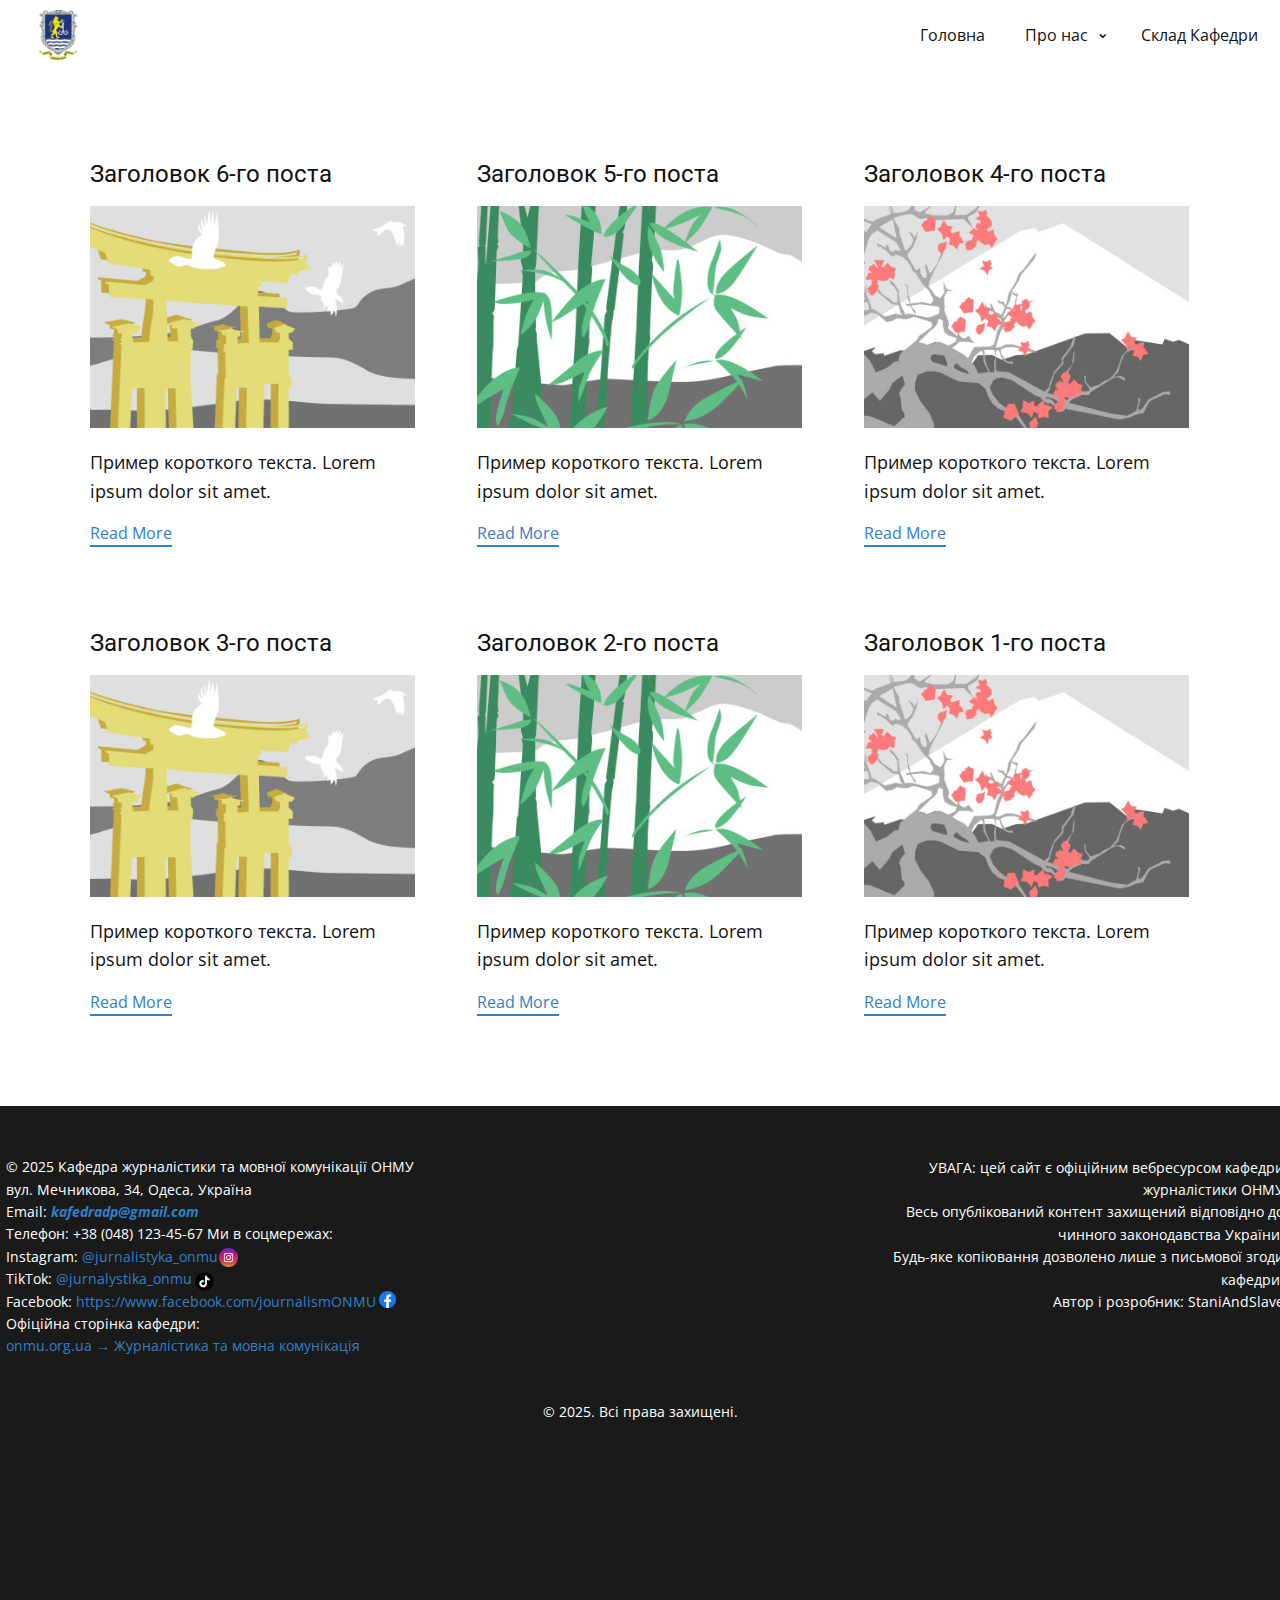
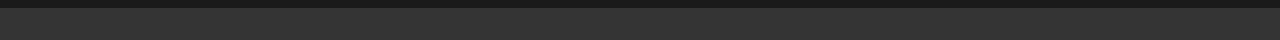
<file: blog/blog.html>
<!DOCTYPE html>
<html style="font-size: 16px;" lang="ru"><head>
    <meta name="viewport" content="width=device-width, initial-scale=1.0">
    <meta charset="utf-8">
    <meta name="keywords" content="">
    <meta name="description" content="">
    <title>Блог</title>
    <link rel="stylesheet" href="../nicepage.css" media="screen">
<link rel="stylesheet" href="../Blog-Template.css" media="screen">
    <script class="u-script" type="text/javascript" src="../jquery.js" defer=""></script>
    <script class="u-script" type="text/javascript" src="../nicepage.js" defer=""></script>
    <meta name="generator" content="Nicepage 7.8.23, nicepage.com">
    
    
    
    <link id="u-theme-google-font" rel="stylesheet" href="https://fonts.googleapis.com/css?family=Roboto:100,100i,300,300i,400,400i,500,500i,700,700i,900,900i|Open+Sans:300,300i,400,400i,500,500i,600,600i,700,700i,800,800i">
    <script type="application/ld+json">{
		"@context": "http://schema.org",
		"@type": "Organization",
		"name": "",
		"logo": "images/images-removebg-preview.png"
}</script>
    <meta name="theme-color" content="#3180c9">
  <meta data-intl-tel-input-cdn-path="intlTelInput/"></head>
  <body data-path-to-root="../" data-include-products="false" class="u-body u-xl-mode" data-lang="ru"><header class="u-clearfix u-header u-header" id="header"><div class="u-clearfix u-sheet u-valign-middle-lg u-valign-middle-md u-valign-middle-sm u-valign-middle-xs u-sheet-1">
        <a href="https://onmu.org.ua/ua/kontakty-2/priem.html" class="u-image u-logo u-image-1" data-image-width="224" data-image-height="224">
          <img src="../images/images-removebg-preview.png" class="u-logo-image u-logo-image-1">
        </a>
        <nav class="u-dropdown-icon u-menu u-menu-dropdown u-offcanvas u-menu-1" role="navigation" aria-label="Menu navigation">
          <div class="menu-collapse" style="font-size: 1rem; letter-spacing: 0px;">
            <a class="u-button-style u-custom-left-right-menu-spacing u-custom-padding-bottom u-custom-top-bottom-menu-spacing u-hamburger-link u-nav-link u-text-active-palette-1-base u-text-hover-palette-2-base" href="#" tabindex="-1" aria-label="Open menu" aria-controls="1009">
              <svg class="u-svg-link" viewBox="0 0 24 24"><use xlink:href="#menu-hamburger"></use></svg>
              <svg class="u-svg-content" version="1.1" id="menu-hamburger" viewBox="0 0 16 16" x="0px" y="0px" xmlns:xlink="http://www.w3.org/1999/xlink" xmlns="http://www.w3.org/2000/svg"><g><rect y="1" width="16" height="2"></rect><rect y="7" width="16" height="2"></rect><rect y="13" width="16" height="2"></rect>
</g></svg>
            </a>
          </div>
          <div class="u-custom-menu u-nav-container">
            <ul role="menubar" class="u-nav u-unstyled u-nav-1"><li role="none" class="u-nav-item"><a role="menuitem" class="u-button-style u-nav-link u-text-active-palette-1-base u-text-hover-palette-2-base" href="../" style="padding: 10px 20px;">Головна</a>
</li><li role="none" class="u-nav-item"><a role="menuitem" class="u-button-style u-nav-link u-text-active-palette-1-base u-text-hover-palette-2-base" href="../Про-нас.html" style="padding: 10px 20px;">Про нас</a><div class="u-nav-popup"><ul role="menu" class="u-h-spacing-20 u-nav u-unstyled u-v-spacing-10" aria-label="Про нас menu"><li role="none" class="u-nav-item"><a role="menuitem" class="u-button-style u-nav-link u-palette-1-base" href="../Освітня-діяльність.html">Освітня діяльність</a>
</li><li role="none" class="u-nav-item"><a role="menuitem" class="u-button-style u-nav-link u-palette-1-base" href="../Освітня-програма.html">Освітня програма</a>
</li><li role="none" class="u-nav-item"><a role="menuitem" class="u-button-style u-nav-link u-palette-1-base" href="../Дисципліни.html">Дисципліни</a>
</li><li role="none" class="u-nav-item"><a role="menuitem" class="u-button-style u-nav-link u-palette-1-base" href="../Наукова-діяльність.html">Наукова діяльність</a>
</li></ul>
</div>
</li><li role="none" class="u-nav-item"><a role="menuitem" class="u-button-style u-nav-link u-text-active-palette-1-base u-text-hover-palette-2-base" href="../Склад--Кафедри.html" style="padding: 10px 20px;">Склад  Кафедри</a>
</li></ul>
          </div>
          <div class="u-custom-menu u-nav-container-collapse" id="1009" role="region" aria-label="Menu panel">
            <div class="u-black u-container-style u-inner-container-layout u-opacity u-opacity-95 u-sidenav">
              <div class="u-inner-container-layout u-sidenav-overflow">
                <div class="u-menu-close" tabindex="-1" aria-label="Close menu"></div>
                <ul class="u-align-center u-nav u-popupmenu-items u-unstyled u-nav-3" role="menubar"><li role="none" class="u-nav-item"><a role="menuitem" class="u-button-style u-nav-link" href="../">Головна</a>
</li><li role="none" class="u-nav-item"><a role="menuitem" class="u-button-style u-nav-link" href="../Про-нас.html">Про нас</a><div class="u-nav-popup"><ul role="menu" class="u-h-spacing-20 u-nav u-unstyled u-v-spacing-10" aria-label="Про нас menu"><li role="none" class="u-nav-item"><a role="menuitem" class="u-button-style u-nav-link" href="../Освітня-діяльність.html">Освітня діяльність</a>
</li><li role="none" class="u-nav-item"><a role="menuitem" class="u-button-style u-nav-link" href="../Освітня-програма.html">Освітня програма</a>
</li><li role="none" class="u-nav-item"><a role="menuitem" class="u-button-style u-nav-link" href="../Дисципліни.html">Дисципліни</a>
</li><li role="none" class="u-nav-item"><a role="menuitem" class="u-button-style u-nav-link" href="../Наукова-діяльність.html">Наукова діяльність</a>
</li></ul>
</div>
</li><li role="none" class="u-nav-item"><a role="menuitem" class="u-button-style u-nav-link" href="../Склад--Кафедри.html">Склад  Кафедри</a>
</li></ul>
              </div>
            </div>
            <div class="u-black u-menu-overlay u-opacity u-opacity-70"></div>
          </div>
        </nav>
      </div></header>
    <section class="u-clearfix u-section-1" id="block-1">
      <div class="u-clearfix u-sheet u-valign-middle u-sheet-1"><!--blog--><!--blog_options_json--><!--{"type":"Recent","source":"","tags":"","count":""}--><!--/blog_options_json-->
        <div class="u-blog u-expanded-width u-repeater u-repeater-1" data-blog-id="blog-1"><!--blog_post-->
          <div class="u-blog-post u-container-style u-repeater-item u-white u-repeater-item-1">
            <div class="u-container-layout u-similar-container u-valign-top u-container-layout-1"><!--blog_post_header-->
              <h4 class="u-blog-control u-text u-text-1">
                <a class="u-post-header-link" href="../blog/пост-5.html">Заголовок 6-го поста</a>
              </h4><!--/blog_post_header--><!--blog_post_image-->
              <img alt="" class="u-blog-control u-expanded-width u-image u-image-default u-image-1" src="../images/8ad73f3c.jpeg" data-href="../blog/пост-5.html"><!--/blog_post_image--><!--blog_post_content-->
              <div class="u-blog-control u-post-content u-text u-text-2 fr-view">Пример короткого текста. Lorem ipsum dolor sit amet.</div><!--/blog_post_content--><!--blog_post_readmore-->
              <a href="../blog/пост-5.html" class="u-blog-control u-border-2 u-border-palette-1-base u-btn u-btn-rectangle u-button-style u-none u-btn-1"><!--blog_post_readmore_content--><!--options_json--><!--{"content":"Read More","defaultValue":"Читать дальше"}--><!--/options_json-->Read More<!--/blog_post_readmore_content--></a><!--/blog_post_readmore-->
            </div>
          </div><div class="u-blog-post u-container-style u-repeater-item u-video-cover u-white">
            <div class="u-container-layout u-similar-container u-valign-top u-container-layout-2"><!--blog_post_header-->
              <h4 class="u-blog-control u-text u-text-3">
                <a class="u-post-header-link" href="../blog/пост-4.html">Заголовок 5-го поста</a>
              </h4><!--/blog_post_header--><!--blog_post_image-->
              <img alt="" class="u-blog-control u-expanded-width u-image u-image-default u-image-2" src="../images/68f64b9d.jpeg" data-href="../blog/пост-4.html"><!--/blog_post_image--><!--blog_post_content-->
              <div class="u-blog-control u-post-content u-text u-text-4 fr-view">Пример короткого текста. Lorem ipsum dolor sit amet.</div><!--/blog_post_content--><!--blog_post_readmore-->
              <a href="../blog/пост-4.html" class="u-blog-control u-border-2 u-border-palette-1-base u-btn u-btn-rectangle u-button-style u-none u-btn-2"><!--blog_post_readmore_content--><!--options_json--><!--{"content":"Read More","defaultValue":"Читать дальше"}--><!--/options_json-->Read More<!--/blog_post_readmore_content--></a><!--/blog_post_readmore-->
            </div>
          </div><div class="u-blog-post u-container-style u-repeater-item u-video-cover u-white">
            <div class="u-container-layout u-similar-container u-valign-top u-container-layout-3"><!--blog_post_header-->
              <h4 class="u-blog-control u-text u-text-5">
                <a class="u-post-header-link" href="../blog/пост-3.html">Заголовок 4-го поста</a>
              </h4><!--/blog_post_header--><!--blog_post_image-->
              <img alt="" class="u-blog-control u-expanded-width u-image u-image-default u-image-3" src="../images/0fd3416c.jpeg" data-href="../blog/пост-3.html"><!--/blog_post_image--><!--blog_post_content-->
              <div class="u-blog-control u-post-content u-text u-text-6 fr-view">Пример короткого текста. Lorem ipsum dolor sit amet.</div><!--/blog_post_content--><!--blog_post_readmore-->
              <a href="../blog/пост-3.html" class="u-blog-control u-border-2 u-border-palette-1-base u-btn u-btn-rectangle u-button-style u-none u-btn-3"><!--blog_post_readmore_content--><!--options_json--><!--{"content":"Read More","defaultValue":"Читать дальше"}--><!--/options_json-->Read More<!--/blog_post_readmore_content--></a><!--/blog_post_readmore-->
            </div>
          </div><div class="u-blog-post u-container-style u-repeater-item u-white u-repeater-item-1">
            <div class="u-container-layout u-similar-container u-valign-top u-container-layout-1"><!--blog_post_header-->
              <h4 class="u-blog-control u-text u-text-1">
                <a class="u-post-header-link" href="../blog/пост-2.html">Заголовок 3-го поста</a>
              </h4><!--/blog_post_header--><!--blog_post_image-->
              <img alt="" class="u-blog-control u-expanded-width u-image u-image-default u-image-1" src="../images/8ad73f3c.jpeg" data-href="../blog/пост-2.html"><!--/blog_post_image--><!--blog_post_content-->
              <div class="u-blog-control u-post-content u-text u-text-2 fr-view">Пример короткого текста. Lorem ipsum dolor sit amet.</div><!--/blog_post_content--><!--blog_post_readmore-->
              <a href="../blog/пост-2.html" class="u-blog-control u-border-2 u-border-palette-1-base u-btn u-btn-rectangle u-button-style u-none u-btn-1"><!--blog_post_readmore_content--><!--options_json--><!--{"content":"Read More","defaultValue":"Читать дальше"}--><!--/options_json-->Read More<!--/blog_post_readmore_content--></a><!--/blog_post_readmore-->
            </div>
          </div><div class="u-blog-post u-container-style u-repeater-item u-video-cover u-white">
            <div class="u-container-layout u-similar-container u-valign-top u-container-layout-2"><!--blog_post_header-->
              <h4 class="u-blog-control u-text u-text-3">
                <a class="u-post-header-link" href="../blog/пост-1.html">Заголовок 2-го поста</a>
              </h4><!--/blog_post_header--><!--blog_post_image-->
              <img alt="" class="u-blog-control u-expanded-width u-image u-image-default u-image-2" src="../images/68f64b9d.jpeg" data-href="../blog/пост-1.html"><!--/blog_post_image--><!--blog_post_content-->
              <div class="u-blog-control u-post-content u-text u-text-4 fr-view">Пример короткого текста. Lorem ipsum dolor sit amet.</div><!--/blog_post_content--><!--blog_post_readmore-->
              <a href="../blog/пост-1.html" class="u-blog-control u-border-2 u-border-palette-1-base u-btn u-btn-rectangle u-button-style u-none u-btn-2"><!--blog_post_readmore_content--><!--options_json--><!--{"content":"Read More","defaultValue":"Читать дальше"}--><!--/options_json-->Read More<!--/blog_post_readmore_content--></a><!--/blog_post_readmore-->
            </div>
          </div><div class="u-blog-post u-container-style u-repeater-item u-video-cover u-white">
            <div class="u-container-layout u-similar-container u-valign-top u-container-layout-3"><!--blog_post_header-->
              <h4 class="u-blog-control u-text u-text-5">
                <a class="u-post-header-link" href="../blog/пост.html">Заголовок 1-го поста</a>
              </h4><!--/blog_post_header--><!--blog_post_image-->
              <img alt="" class="u-blog-control u-expanded-width u-image u-image-default u-image-3" src="../images/0fd3416c.jpeg" data-href="../blog/пост.html"><!--/blog_post_image--><!--blog_post_content-->
              <div class="u-blog-control u-post-content u-text u-text-6 fr-view">Пример короткого текста. Lorem ipsum dolor sit amet.</div><!--/blog_post_content--><!--blog_post_readmore-->
              <a href="../blog/пост.html" class="u-blog-control u-border-2 u-border-palette-1-base u-btn u-btn-rectangle u-button-style u-none u-btn-3"><!--blog_post_readmore_content--><!--options_json--><!--{"content":"Read More","defaultValue":"Читать дальше"}--><!--/options_json-->Read More<!--/blog_post_readmore_content--></a><!--/blog_post_readmore-->
            </div>
          </div><!--/blog_post--><!--blog_post-->
          <!--/blog_post--><!--blog_post-->
          <!--/blog_post-->
        </div><!--/blog-->
      </div>
    </section>
    
    
    
    <footer class="u-align-center u-clearfix u-container-align-center u-footer u-grey-90 u-valign-middle-lg u-valign-middle-md u-valign-middle-sm u-valign-middle-xs u-footer" id="footer"><div class="u-clearfix u-sheet u-sheet-1">
        <p class="u-align-right u-small-text u-text u-text-variant u-text-1">УВАГА: цей сайт є офіційним вебресурсом кафедри журналістики ОНМУ<br> Весь опублікований контент захищений відповідно до чинного законодавства України.<br> Будь-яке копіювання дозволено лише з письмової згоди кафедри.<br> Автор і розробник: StaniAndSlave 
        </p>
        <p class="u-align-left u-small-text u-text u-text-variant u-text-2"> © 2025 Кафедра журналістики та мовної комунікації ОНМУ<br> вул. Мечникова, 34, Одеса, Україна<br> Email: <a class="cursor-pointer u-active-none u-border-none u-btn u-button-style u-hover-none u-none u-text-palette-1-base u-btn-1" rel="noopener"><b><i>kafedradp@gmail.com</i></b>
          </a>
          <br> Телефон: +38 (048) 123-45-67
Ми в соцмережах:<br> Instagram: <a rel="noopener" target="_new" class="u-active-none u-border-none u-btn u-button-style u-hover-none u-none u-text-palette-1-base u-btn-2" href="https://www.instagram.com/jurnalistyka_onmu/">@jurnalistyka_onmu</a>
          <br> TikTok: <a rel="noopener" target="_new" class="u-active-none u-border-none u-btn u-button-style u-hover-none u-none u-text-palette-1-base u-btn-3" href="https://www.tiktok.com/@jurnalystika_onmu">@jurnalystika_onmu</a>
          <br>Facebook:<a href="#" class="u-active-none u-border-none u-btn u-button-link u-button-style u-hover-none u-none u-text-palette-1-base u-btn-4">&nbsp;https://www.facebook.com/journalismONMU</a>
          <br>Офіційна сторінка кафедри:<br>
          <a rel="noopener" target="_new" class="u-active-none u-border-none u-btn u-button-style u-hover-none u-none u-text-palette-1-base u-btn-5" href="https://onmu.org.ua/ua/f-intern-stud/dep-journalism-language-commun/department-journalism-language-communication.html">onmu.org.ua → Журналістика та мовна комунікація</a>
        </p>
        <img class="u-image u-image-contain u-image-default u-preserve-proportions u-image-1" src="../images/4494488.png" alt="" data-image-width="256" data-image-height="256">
        <img class="u-image u-image-contain u-image-default u-preserve-proportions u-image-2" src="../images/tiktok-icon-free-png.webp" alt="" data-image-width="980" data-image-height="980">
        <img class="u-image u-image-contain u-image-default u-preserve-proportions u-image-3" src="../images/Facebook_f_logo_2019.svg.png" alt="" data-image-width="2048" data-image-height="2048">
        <p class="u-align-center u-small-text u-text u-text-variant u-text-3">© 2025. Всі права захищені. </p>
      </div></footer>
    <section class="u-backlink u-clearfix u-grey-80"></section>
  
</body></html>
</file>
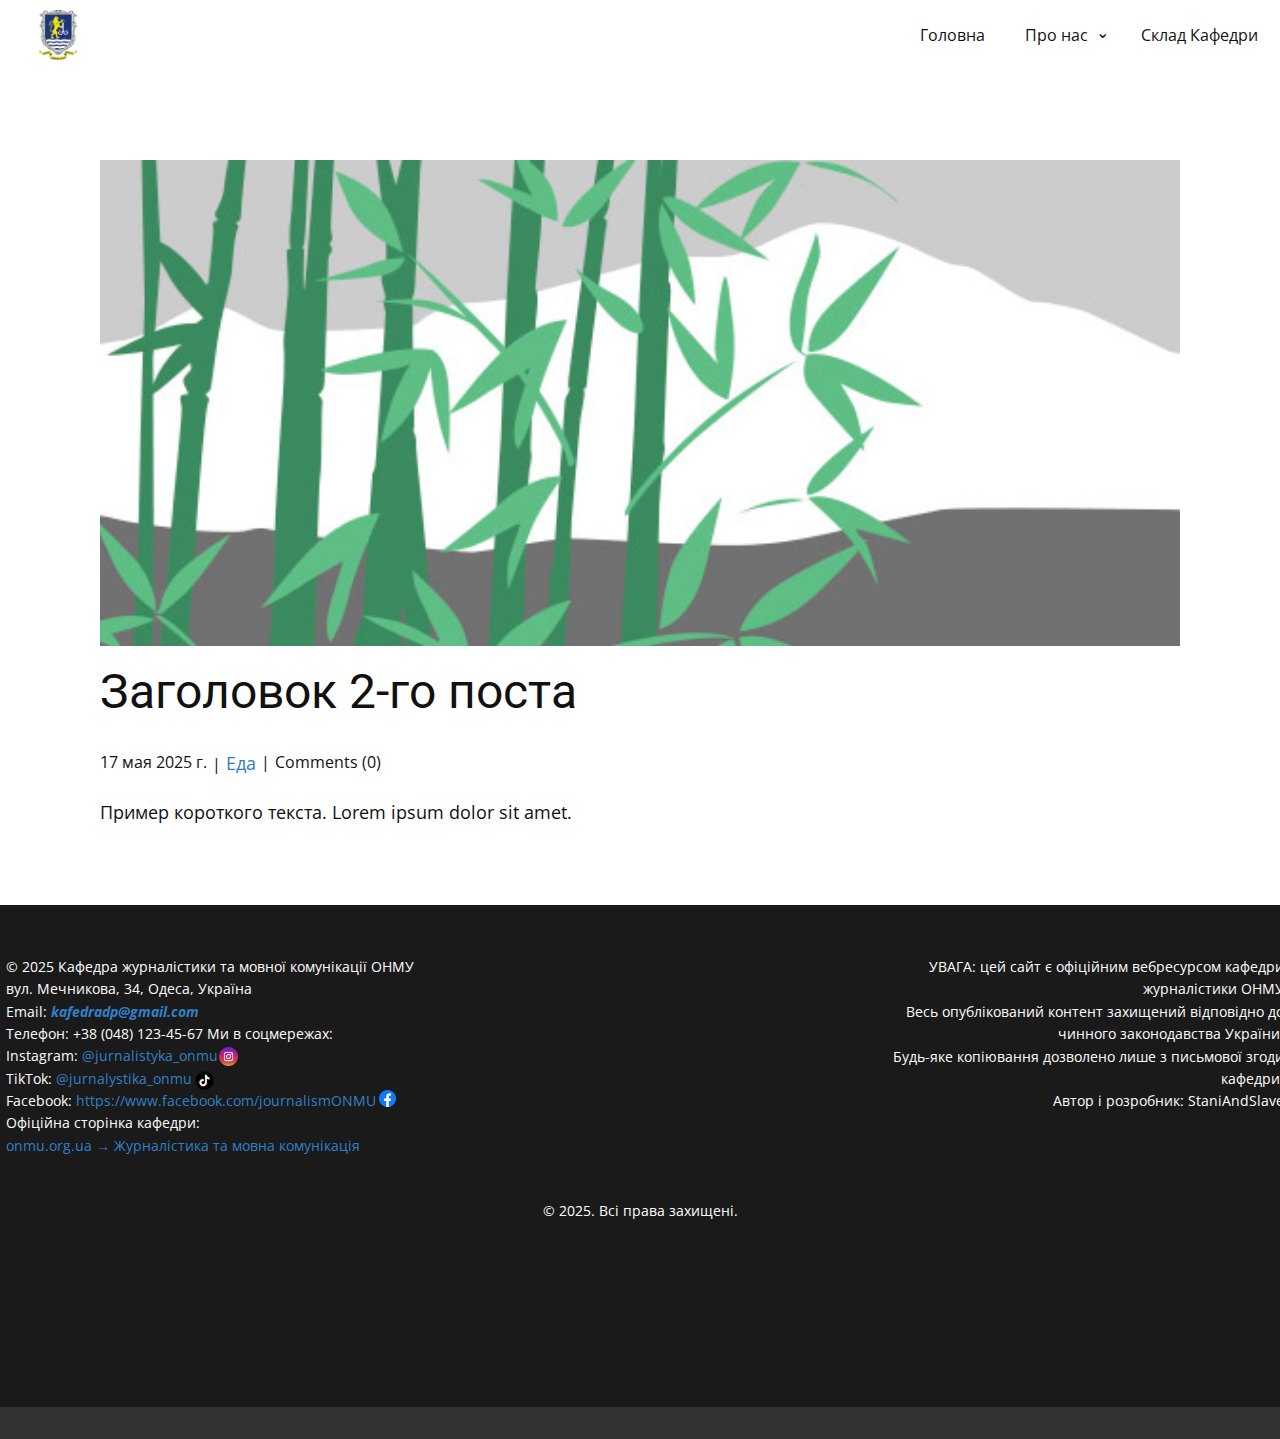
<file: blog/пост-1.html>
<!DOCTYPE html>
<html style="font-size: 16px;" lang="ru"><head>
    <meta name="viewport" content="width=device-width, initial-scale=1.0">
    <meta charset="utf-8">
    <meta name="keywords" content="Заголовок 1-го поста">
    <meta name="description" content="">
    <title>Заголовок 2-го поста</title>
    <link rel="stylesheet" href="../nicepage.css" media="screen">
<link rel="stylesheet" href="../Post-Template.css" media="screen">
    <script class="u-script" type="text/javascript" src="../jquery.js" defer=""></script>
    <script class="u-script" type="text/javascript" src="../nicepage.js" defer=""></script>
    <meta name="generator" content="Nicepage 7.8.23, nicepage.com">
    
    
    
    <link id="u-theme-google-font" rel="stylesheet" href="https://fonts.googleapis.com/css?family=Roboto:100,100i,300,300i,400,400i,500,500i,700,700i,900,900i|Open+Sans:300,300i,400,400i,500,500i,600,600i,700,700i,800,800i">
    <script type="application/ld+json">{
		"@context": "http://schema.org",
		"@type": "Organization",
		"name": "",
		"logo": "images/images-removebg-preview.png"
}</script>
    <meta name="theme-color" content="#3180c9">
  <meta data-intl-tel-input-cdn-path="intlTelInput/"></head>
  <body data-path-to-root="./" data-include-products="false" class="u-body u-xl-mode" data-lang="ru"><header class="u-clearfix u-header u-header" id="header"><div class="u-clearfix u-sheet u-valign-middle-lg u-valign-middle-md u-valign-middle-sm u-valign-middle-xs u-sheet-1">
        <a href="https://onmu.org.ua/ua/kontakty-2/priem.html" class="u-image u-logo u-image-1" data-image-width="224" data-image-height="224">
          <img src="../images/images-removebg-preview.png" class="u-logo-image u-logo-image-1">
        </a>
        <nav class="u-dropdown-icon u-menu u-menu-dropdown u-offcanvas u-menu-1" role="navigation" aria-label="Menu navigation">
          <div class="menu-collapse" style="font-size: 1rem; letter-spacing: 0px;">
            <a class="u-button-style u-custom-left-right-menu-spacing u-custom-padding-bottom u-custom-top-bottom-menu-spacing u-hamburger-link u-nav-link u-text-active-palette-1-base u-text-hover-palette-2-base" href="#" tabindex="-1" aria-label="Open menu" aria-controls="1009">
              <svg class="u-svg-link" viewBox="0 0 24 24"><use xlink:href="#menu-hamburger"></use></svg>
              <svg class="u-svg-content" version="1.1" id="menu-hamburger" viewBox="0 0 16 16" x="0px" y="0px" xmlns:xlink="http://www.w3.org/1999/xlink" xmlns="http://www.w3.org/2000/svg"><g><rect y="1" width="16" height="2"></rect><rect y="7" width="16" height="2"></rect><rect y="13" width="16" height="2"></rect>
</g></svg>
            </a>
          </div>
          <div class="u-custom-menu u-nav-container">
            <ul role="menubar" class="u-nav u-unstyled u-nav-1"><li role="none" class="u-nav-item"><a role="menuitem" class="u-button-style u-nav-link u-text-active-palette-1-base u-text-hover-palette-2-base" href="../" style="padding: 10px 20px;">Головна</a>
</li><li role="none" class="u-nav-item"><a role="menuitem" class="u-button-style u-nav-link u-text-active-palette-1-base u-text-hover-palette-2-base" href="../Про-нас.html" style="padding: 10px 20px;">Про нас</a><div class="u-nav-popup"><ul role="menu" class="u-h-spacing-20 u-nav u-unstyled u-v-spacing-10" aria-label="Про нас menu"><li role="none" class="u-nav-item"><a role="menuitem" class="u-button-style u-nav-link u-palette-1-base" href="../Освітня-діяльність.html">Освітня діяльність</a>
</li><li role="none" class="u-nav-item"><a role="menuitem" class="u-button-style u-nav-link u-palette-1-base" href="../Освітня-програма.html">Освітня програма</a>
</li><li role="none" class="u-nav-item"><a role="menuitem" class="u-button-style u-nav-link u-palette-1-base" href="../Дисципліни.html">Дисципліни</a>
</li><li role="none" class="u-nav-item"><a role="menuitem" class="u-button-style u-nav-link u-palette-1-base" href="../Наукова-діяльність.html">Наукова діяльність</a>
</li></ul>
</div>
</li><li role="none" class="u-nav-item"><a role="menuitem" class="u-button-style u-nav-link u-text-active-palette-1-base u-text-hover-palette-2-base" href="../Склад--Кафедри.html" style="padding: 10px 20px;">Склад  Кафедри</a>
</li></ul>
          </div>
          <div class="u-custom-menu u-nav-container-collapse" id="1009" role="region" aria-label="Menu panel">
            <div class="u-black u-container-style u-inner-container-layout u-opacity u-opacity-95 u-sidenav">
              <div class="u-inner-container-layout u-sidenav-overflow">
                <div class="u-menu-close" tabindex="-1" aria-label="Close menu"></div>
                <ul class="u-align-center u-nav u-popupmenu-items u-unstyled u-nav-3" role="menubar"><li role="none" class="u-nav-item"><a role="menuitem" class="u-button-style u-nav-link" href="../">Головна</a>
</li><li role="none" class="u-nav-item"><a role="menuitem" class="u-button-style u-nav-link" href="../Про-нас.html">Про нас</a><div class="u-nav-popup"><ul role="menu" class="u-h-spacing-20 u-nav u-unstyled u-v-spacing-10" aria-label="Про нас menu"><li role="none" class="u-nav-item"><a role="menuitem" class="u-button-style u-nav-link" href="../Освітня-діяльність.html">Освітня діяльність</a>
</li><li role="none" class="u-nav-item"><a role="menuitem" class="u-button-style u-nav-link" href="../Освітня-програма.html">Освітня програма</a>
</li><li role="none" class="u-nav-item"><a role="menuitem" class="u-button-style u-nav-link" href="../Дисципліни.html">Дисципліни</a>
</li><li role="none" class="u-nav-item"><a role="menuitem" class="u-button-style u-nav-link" href="../Наукова-діяльність.html">Наукова діяльність</a>
</li></ul>
</div>
</li><li role="none" class="u-nav-item"><a role="menuitem" class="u-button-style u-nav-link" href="../Склад--Кафедри.html">Склад  Кафедри</a>
</li></ul>
              </div>
            </div>
            <div class="u-black u-menu-overlay u-opacity u-opacity-70"></div>
          </div>
        </nav>
      </div></header>
    <section class="u-align-center u-clearfix u-section-1" id="block-1">
      <div class="u-clearfix u-sheet u-valign-middle-md u-valign-middle-sm u-valign-middle-xs u-sheet-1"><!--post_details--><!--post_details_options_json--><!--{"source":""}--><!--/post_details_options_json--><!--blog_post-->
        <div class="u-container-style u-expanded-width u-post-details u-post-details-1">
          <div class="u-container-layout u-valign-middle u-container-layout-1"><!--blog_post_image-->
            <img alt="" class="u-blog-control u-expanded-width u-image u-image-default u-image-1" src="../images/68f64b9d.jpeg"><!--/blog_post_image--><!--blog_post_header-->
            <h2 class="u-blog-control u-text u-text-1">Заголовок 2-го поста</h2><!--/blog_post_header--><!--blog_post_metadata-->
            <div class="u-blog-control u-metadata u-metadata-1"><!--blog_post_metadata_date--><span class="u-meta-date u-meta-icon">17 мая 2025 г.</span><!--/blog_post_metadata_date--><!--blog_post_metadata_category--><span class="u-meta-category u-meta-icon"><a href="../blog/blog.html#/blog-1///1">Еда</a></span><!--/blog_post_metadata_category--><!--blog_post_metadata_comments--><span class="u-meta-comments u-meta-icon"><!--blog_post_metadata_comments_content-->Comments (0)<!--/blog_post_metadata_comments_content--></span><!--/blog_post_metadata_comments-->
            </div><!--/blog_post_metadata--><!--blog_post_content-->
            <div class="u-align-justify u-blog-control u-post-content u-text u-text-2 fr-view">
  <p>Пример короткого текста. Lorem ipsum dolor sit amet.</p>
  </div><!--/blog_post_content-->
          </div>
        </div><!--/blog_post--><!--/post_details-->
      </div>
    </section>
    
    
    
    <footer class="u-align-center u-clearfix u-container-align-center u-footer u-grey-90 u-valign-middle-lg u-valign-middle-md u-valign-middle-sm u-valign-middle-xs u-footer" id="footer"><div class="u-clearfix u-sheet u-sheet-1">
        <p class="u-align-right u-small-text u-text u-text-variant u-text-1">УВАГА: цей сайт є офіційним вебресурсом кафедри журналістики ОНМУ<br> Весь опублікований контент захищений відповідно до чинного законодавства України.<br> Будь-яке копіювання дозволено лише з письмової згоди кафедри.<br> Автор і розробник: StaniAndSlave 
        </p>
        <p class="u-align-left u-small-text u-text u-text-variant u-text-2"> © 2025 Кафедра журналістики та мовної комунікації ОНМУ<br> вул. Мечникова, 34, Одеса, Україна<br> Email: <a class="cursor-pointer u-active-none u-border-none u-btn u-button-style u-hover-none u-none u-text-palette-1-base u-btn-1" rel="noopener"><b><i>kafedradp@gmail.com</i></b>
          </a>
          <br> Телефон: +38 (048) 123-45-67
Ми в соцмережах:<br> Instagram: <a rel="noopener" target="_new" class="u-active-none u-border-none u-btn u-button-style u-hover-none u-none u-text-palette-1-base u-btn-2" href="https://www.instagram.com/jurnalistyka_onmu/">@jurnalistyka_onmu</a>
          <br> TikTok: <a rel="noopener" target="_new" class="u-active-none u-border-none u-btn u-button-style u-hover-none u-none u-text-palette-1-base u-btn-3" href="https://www.tiktok.com/@jurnalystika_onmu">@jurnalystika_onmu</a>
          <br>Facebook:<a href="#" class="u-active-none u-border-none u-btn u-button-link u-button-style u-hover-none u-none u-text-palette-1-base u-btn-4">&nbsp;https://www.facebook.com/journalismONMU</a>
          <br>Офіційна сторінка кафедри:<br>
          <a rel="noopener" target="_new" class="u-active-none u-border-none u-btn u-button-style u-hover-none u-none u-text-palette-1-base u-btn-5" href="https://onmu.org.ua/ua/f-intern-stud/dep-journalism-language-commun/department-journalism-language-communication.html">onmu.org.ua → Журналістика та мовна комунікація</a>
        </p>
        <img class="u-image u-image-contain u-image-default u-preserve-proportions u-image-1" src="../images/4494488.png" alt="" data-image-width="256" data-image-height="256">
        <img class="u-image u-image-contain u-image-default u-preserve-proportions u-image-2" src="../images/tiktok-icon-free-png.webp" alt="" data-image-width="980" data-image-height="980">
        <img class="u-image u-image-contain u-image-default u-preserve-proportions u-image-3" src="../images/Facebook_f_logo_2019.svg.png" alt="" data-image-width="2048" data-image-height="2048">
        <p class="u-align-center u-small-text u-text u-text-variant u-text-3">© 2025. Всі права захищені. </p>
      </div></footer>
    <section class="u-backlink u-clearfix u-grey-80"></section>
  
</body></html>
</file>
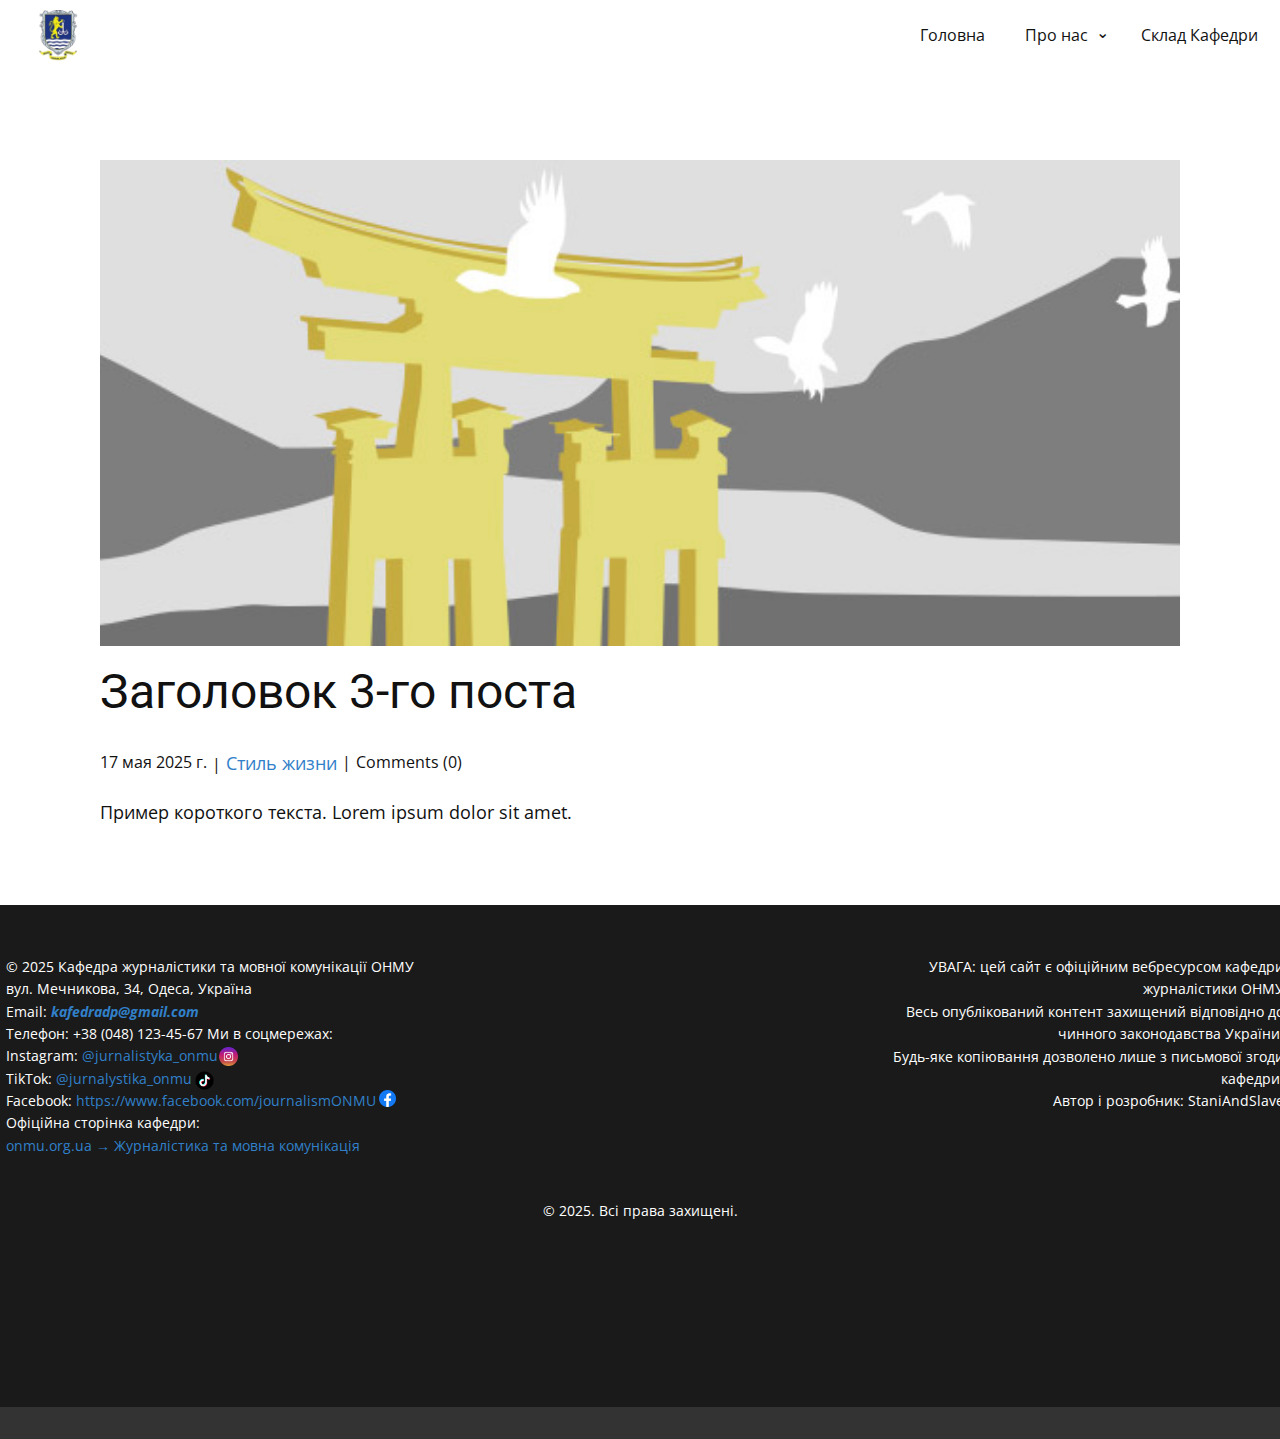
<file: blog/пост-2.html>
<!DOCTYPE html>
<html style="font-size: 16px;" lang="ru"><head>
    <meta name="viewport" content="width=device-width, initial-scale=1.0">
    <meta charset="utf-8">
    <meta name="keywords" content="Заголовок 1-го поста">
    <meta name="description" content="">
    <title>Заголовок 3-го поста</title>
    <link rel="stylesheet" href="../nicepage.css" media="screen">
<link rel="stylesheet" href="../Post-Template.css" media="screen">
    <script class="u-script" type="text/javascript" src="../jquery.js" defer=""></script>
    <script class="u-script" type="text/javascript" src="../nicepage.js" defer=""></script>
    <meta name="generator" content="Nicepage 7.8.23, nicepage.com">
    
    
    
    <link id="u-theme-google-font" rel="stylesheet" href="https://fonts.googleapis.com/css?family=Roboto:100,100i,300,300i,400,400i,500,500i,700,700i,900,900i|Open+Sans:300,300i,400,400i,500,500i,600,600i,700,700i,800,800i">
    <script type="application/ld+json">{
		"@context": "http://schema.org",
		"@type": "Organization",
		"name": "",
		"logo": "images/images-removebg-preview.png"
}</script>
    <meta name="theme-color" content="#3180c9">
  <meta data-intl-tel-input-cdn-path="intlTelInput/"></head>
  <body data-path-to-root="./" data-include-products="false" class="u-body u-xl-mode" data-lang="ru"><header class="u-clearfix u-header u-header" id="header"><div class="u-clearfix u-sheet u-valign-middle-lg u-valign-middle-md u-valign-middle-sm u-valign-middle-xs u-sheet-1">
        <a href="https://onmu.org.ua/ua/kontakty-2/priem.html" class="u-image u-logo u-image-1" data-image-width="224" data-image-height="224">
          <img src="../images/images-removebg-preview.png" class="u-logo-image u-logo-image-1">
        </a>
        <nav class="u-dropdown-icon u-menu u-menu-dropdown u-offcanvas u-menu-1" role="navigation" aria-label="Menu navigation">
          <div class="menu-collapse" style="font-size: 1rem; letter-spacing: 0px;">
            <a class="u-button-style u-custom-left-right-menu-spacing u-custom-padding-bottom u-custom-top-bottom-menu-spacing u-hamburger-link u-nav-link u-text-active-palette-1-base u-text-hover-palette-2-base" href="#" tabindex="-1" aria-label="Open menu" aria-controls="1009">
              <svg class="u-svg-link" viewBox="0 0 24 24"><use xlink:href="#menu-hamburger"></use></svg>
              <svg class="u-svg-content" version="1.1" id="menu-hamburger" viewBox="0 0 16 16" x="0px" y="0px" xmlns:xlink="http://www.w3.org/1999/xlink" xmlns="http://www.w3.org/2000/svg"><g><rect y="1" width="16" height="2"></rect><rect y="7" width="16" height="2"></rect><rect y="13" width="16" height="2"></rect>
</g></svg>
            </a>
          </div>
          <div class="u-custom-menu u-nav-container">
            <ul role="menubar" class="u-nav u-unstyled u-nav-1"><li role="none" class="u-nav-item"><a role="menuitem" class="u-button-style u-nav-link u-text-active-palette-1-base u-text-hover-palette-2-base" href="../" style="padding: 10px 20px;">Головна</a>
</li><li role="none" class="u-nav-item"><a role="menuitem" class="u-button-style u-nav-link u-text-active-palette-1-base u-text-hover-palette-2-base" href="../Про-нас.html" style="padding: 10px 20px;">Про нас</a><div class="u-nav-popup"><ul role="menu" class="u-h-spacing-20 u-nav u-unstyled u-v-spacing-10" aria-label="Про нас menu"><li role="none" class="u-nav-item"><a role="menuitem" class="u-button-style u-nav-link u-palette-1-base" href="../Освітня-діяльність.html">Освітня діяльність</a>
</li><li role="none" class="u-nav-item"><a role="menuitem" class="u-button-style u-nav-link u-palette-1-base" href="../Освітня-програма.html">Освітня програма</a>
</li><li role="none" class="u-nav-item"><a role="menuitem" class="u-button-style u-nav-link u-palette-1-base" href="../Дисципліни.html">Дисципліни</a>
</li><li role="none" class="u-nav-item"><a role="menuitem" class="u-button-style u-nav-link u-palette-1-base" href="../Наукова-діяльність.html">Наукова діяльність</a>
</li></ul>
</div>
</li><li role="none" class="u-nav-item"><a role="menuitem" class="u-button-style u-nav-link u-text-active-palette-1-base u-text-hover-palette-2-base" href="../Склад--Кафедри.html" style="padding: 10px 20px;">Склад  Кафедри</a>
</li></ul>
          </div>
          <div class="u-custom-menu u-nav-container-collapse" id="1009" role="region" aria-label="Menu panel">
            <div class="u-black u-container-style u-inner-container-layout u-opacity u-opacity-95 u-sidenav">
              <div class="u-inner-container-layout u-sidenav-overflow">
                <div class="u-menu-close" tabindex="-1" aria-label="Close menu"></div>
                <ul class="u-align-center u-nav u-popupmenu-items u-unstyled u-nav-3" role="menubar"><li role="none" class="u-nav-item"><a role="menuitem" class="u-button-style u-nav-link" href="../">Головна</a>
</li><li role="none" class="u-nav-item"><a role="menuitem" class="u-button-style u-nav-link" href="../Про-нас.html">Про нас</a><div class="u-nav-popup"><ul role="menu" class="u-h-spacing-20 u-nav u-unstyled u-v-spacing-10" aria-label="Про нас menu"><li role="none" class="u-nav-item"><a role="menuitem" class="u-button-style u-nav-link" href="../Освітня-діяльність.html">Освітня діяльність</a>
</li><li role="none" class="u-nav-item"><a role="menuitem" class="u-button-style u-nav-link" href="../Освітня-програма.html">Освітня програма</a>
</li><li role="none" class="u-nav-item"><a role="menuitem" class="u-button-style u-nav-link" href="../Дисципліни.html">Дисципліни</a>
</li><li role="none" class="u-nav-item"><a role="menuitem" class="u-button-style u-nav-link" href="../Наукова-діяльність.html">Наукова діяльність</a>
</li></ul>
</div>
</li><li role="none" class="u-nav-item"><a role="menuitem" class="u-button-style u-nav-link" href="../Склад--Кафедри.html">Склад  Кафедри</a>
</li></ul>
              </div>
            </div>
            <div class="u-black u-menu-overlay u-opacity u-opacity-70"></div>
          </div>
        </nav>
      </div></header>
    <section class="u-align-center u-clearfix u-section-1" id="block-1">
      <div class="u-clearfix u-sheet u-valign-middle-md u-valign-middle-sm u-valign-middle-xs u-sheet-1"><!--post_details--><!--post_details_options_json--><!--{"source":""}--><!--/post_details_options_json--><!--blog_post-->
        <div class="u-container-style u-expanded-width u-post-details u-post-details-1">
          <div class="u-container-layout u-valign-middle u-container-layout-1"><!--blog_post_image-->
            <img alt="" class="u-blog-control u-expanded-width u-image u-image-default u-image-1" src="../images/8ad73f3c.jpeg"><!--/blog_post_image--><!--blog_post_header-->
            <h2 class="u-blog-control u-text u-text-1">Заголовок 3-го поста</h2><!--/blog_post_header--><!--blog_post_metadata-->
            <div class="u-blog-control u-metadata u-metadata-1"><!--blog_post_metadata_date--><span class="u-meta-date u-meta-icon">17 мая 2025 г.</span><!--/blog_post_metadata_date--><!--blog_post_metadata_category--><span class="u-meta-category u-meta-icon"><a href="../blog/blog.html#/blog-1///3">Стиль жизни</a></span><!--/blog_post_metadata_category--><!--blog_post_metadata_comments--><span class="u-meta-comments u-meta-icon"><!--blog_post_metadata_comments_content-->Comments (0)<!--/blog_post_metadata_comments_content--></span><!--/blog_post_metadata_comments-->
            </div><!--/blog_post_metadata--><!--blog_post_content-->
            <div class="u-align-justify u-blog-control u-post-content u-text u-text-2 fr-view">
  <p>Пример короткого текста. Lorem ipsum dolor sit amet.</p>
  </div><!--/blog_post_content-->
          </div>
        </div><!--/blog_post--><!--/post_details-->
      </div>
    </section>
    
    
    
    <footer class="u-align-center u-clearfix u-container-align-center u-footer u-grey-90 u-valign-middle-lg u-valign-middle-md u-valign-middle-sm u-valign-middle-xs u-footer" id="footer"><div class="u-clearfix u-sheet u-sheet-1">
        <p class="u-align-right u-small-text u-text u-text-variant u-text-1">УВАГА: цей сайт є офіційним вебресурсом кафедри журналістики ОНМУ<br> Весь опублікований контент захищений відповідно до чинного законодавства України.<br> Будь-яке копіювання дозволено лише з письмової згоди кафедри.<br> Автор і розробник: StaniAndSlave 
        </p>
        <p class="u-align-left u-small-text u-text u-text-variant u-text-2"> © 2025 Кафедра журналістики та мовної комунікації ОНМУ<br> вул. Мечникова, 34, Одеса, Україна<br> Email: <a class="cursor-pointer u-active-none u-border-none u-btn u-button-style u-hover-none u-none u-text-palette-1-base u-btn-1" rel="noopener"><b><i>kafedradp@gmail.com</i></b>
          </a>
          <br> Телефон: +38 (048) 123-45-67
Ми в соцмережах:<br> Instagram: <a rel="noopener" target="_new" class="u-active-none u-border-none u-btn u-button-style u-hover-none u-none u-text-palette-1-base u-btn-2" href="https://www.instagram.com/jurnalistyka_onmu/">@jurnalistyka_onmu</a>
          <br> TikTok: <a rel="noopener" target="_new" class="u-active-none u-border-none u-btn u-button-style u-hover-none u-none u-text-palette-1-base u-btn-3" href="https://www.tiktok.com/@jurnalystika_onmu">@jurnalystika_onmu</a>
          <br>Facebook:<a href="#" class="u-active-none u-border-none u-btn u-button-link u-button-style u-hover-none u-none u-text-palette-1-base u-btn-4">&nbsp;https://www.facebook.com/journalismONMU</a>
          <br>Офіційна сторінка кафедри:<br>
          <a rel="noopener" target="_new" class="u-active-none u-border-none u-btn u-button-style u-hover-none u-none u-text-palette-1-base u-btn-5" href="https://onmu.org.ua/ua/f-intern-stud/dep-journalism-language-commun/department-journalism-language-communication.html">onmu.org.ua → Журналістика та мовна комунікація</a>
        </p>
        <img class="u-image u-image-contain u-image-default u-preserve-proportions u-image-1" src="../images/4494488.png" alt="" data-image-width="256" data-image-height="256">
        <img class="u-image u-image-contain u-image-default u-preserve-proportions u-image-2" src="../images/tiktok-icon-free-png.webp" alt="" data-image-width="980" data-image-height="980">
        <img class="u-image u-image-contain u-image-default u-preserve-proportions u-image-3" src="../images/Facebook_f_logo_2019.svg.png" alt="" data-image-width="2048" data-image-height="2048">
        <p class="u-align-center u-small-text u-text u-text-variant u-text-3">© 2025. Всі права захищені. </p>
      </div></footer>
    <section class="u-backlink u-clearfix u-grey-80"></section>
  
</body></html>
</file>
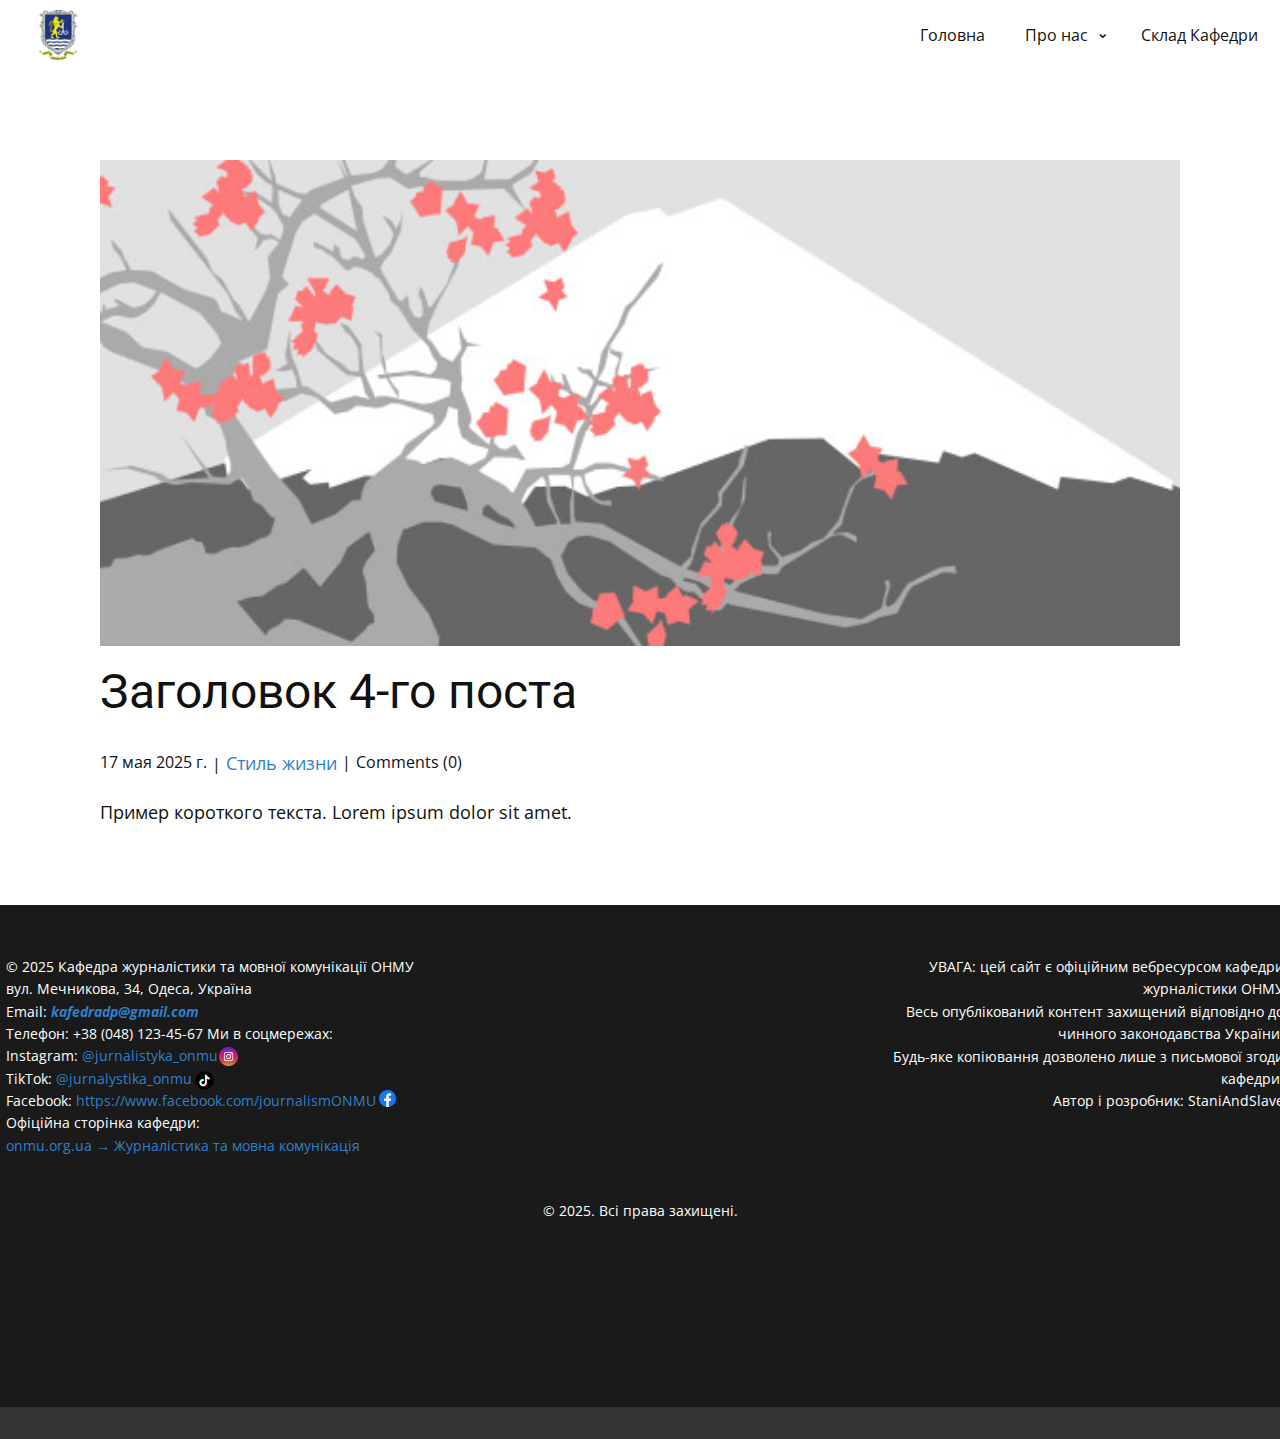
<file: blog/пост-3.html>
<!DOCTYPE html>
<html style="font-size: 16px;" lang="ru"><head>
    <meta name="viewport" content="width=device-width, initial-scale=1.0">
    <meta charset="utf-8">
    <meta name="keywords" content="Заголовок 1-го поста">
    <meta name="description" content="">
    <title>Заголовок 4-го поста</title>
    <link rel="stylesheet" href="../nicepage.css" media="screen">
<link rel="stylesheet" href="../Post-Template.css" media="screen">
    <script class="u-script" type="text/javascript" src="../jquery.js" defer=""></script>
    <script class="u-script" type="text/javascript" src="../nicepage.js" defer=""></script>
    <meta name="generator" content="Nicepage 7.8.23, nicepage.com">
    
    
    
    <link id="u-theme-google-font" rel="stylesheet" href="https://fonts.googleapis.com/css?family=Roboto:100,100i,300,300i,400,400i,500,500i,700,700i,900,900i|Open+Sans:300,300i,400,400i,500,500i,600,600i,700,700i,800,800i">
    <script type="application/ld+json">{
		"@context": "http://schema.org",
		"@type": "Organization",
		"name": "",
		"logo": "images/images-removebg-preview.png"
}</script>
    <meta name="theme-color" content="#3180c9">
  <meta data-intl-tel-input-cdn-path="intlTelInput/"></head>
  <body data-path-to-root="./" data-include-products="false" class="u-body u-xl-mode" data-lang="ru"><header class="u-clearfix u-header u-header" id="header"><div class="u-clearfix u-sheet u-valign-middle-lg u-valign-middle-md u-valign-middle-sm u-valign-middle-xs u-sheet-1">
        <a href="https://onmu.org.ua/ua/kontakty-2/priem.html" class="u-image u-logo u-image-1" data-image-width="224" data-image-height="224">
          <img src="../images/images-removebg-preview.png" class="u-logo-image u-logo-image-1">
        </a>
        <nav class="u-dropdown-icon u-menu u-menu-dropdown u-offcanvas u-menu-1" role="navigation" aria-label="Menu navigation">
          <div class="menu-collapse" style="font-size: 1rem; letter-spacing: 0px;">
            <a class="u-button-style u-custom-left-right-menu-spacing u-custom-padding-bottom u-custom-top-bottom-menu-spacing u-hamburger-link u-nav-link u-text-active-palette-1-base u-text-hover-palette-2-base" href="#" tabindex="-1" aria-label="Open menu" aria-controls="1009">
              <svg class="u-svg-link" viewBox="0 0 24 24"><use xlink:href="#menu-hamburger"></use></svg>
              <svg class="u-svg-content" version="1.1" id="menu-hamburger" viewBox="0 0 16 16" x="0px" y="0px" xmlns:xlink="http://www.w3.org/1999/xlink" xmlns="http://www.w3.org/2000/svg"><g><rect y="1" width="16" height="2"></rect><rect y="7" width="16" height="2"></rect><rect y="13" width="16" height="2"></rect>
</g></svg>
            </a>
          </div>
          <div class="u-custom-menu u-nav-container">
            <ul role="menubar" class="u-nav u-unstyled u-nav-1"><li role="none" class="u-nav-item"><a role="menuitem" class="u-button-style u-nav-link u-text-active-palette-1-base u-text-hover-palette-2-base" href="../" style="padding: 10px 20px;">Головна</a>
</li><li role="none" class="u-nav-item"><a role="menuitem" class="u-button-style u-nav-link u-text-active-palette-1-base u-text-hover-palette-2-base" href="../Про-нас.html" style="padding: 10px 20px;">Про нас</a><div class="u-nav-popup"><ul role="menu" class="u-h-spacing-20 u-nav u-unstyled u-v-spacing-10" aria-label="Про нас menu"><li role="none" class="u-nav-item"><a role="menuitem" class="u-button-style u-nav-link u-palette-1-base" href="../Освітня-діяльність.html">Освітня діяльність</a>
</li><li role="none" class="u-nav-item"><a role="menuitem" class="u-button-style u-nav-link u-palette-1-base" href="../Освітня-програма.html">Освітня програма</a>
</li><li role="none" class="u-nav-item"><a role="menuitem" class="u-button-style u-nav-link u-palette-1-base" href="../Дисципліни.html">Дисципліни</a>
</li><li role="none" class="u-nav-item"><a role="menuitem" class="u-button-style u-nav-link u-palette-1-base" href="../Наукова-діяльність.html">Наукова діяльність</a>
</li></ul>
</div>
</li><li role="none" class="u-nav-item"><a role="menuitem" class="u-button-style u-nav-link u-text-active-palette-1-base u-text-hover-palette-2-base" href="../Склад--Кафедри.html" style="padding: 10px 20px;">Склад  Кафедри</a>
</li></ul>
          </div>
          <div class="u-custom-menu u-nav-container-collapse" id="1009" role="region" aria-label="Menu panel">
            <div class="u-black u-container-style u-inner-container-layout u-opacity u-opacity-95 u-sidenav">
              <div class="u-inner-container-layout u-sidenav-overflow">
                <div class="u-menu-close" tabindex="-1" aria-label="Close menu"></div>
                <ul class="u-align-center u-nav u-popupmenu-items u-unstyled u-nav-3" role="menubar"><li role="none" class="u-nav-item"><a role="menuitem" class="u-button-style u-nav-link" href="../">Головна</a>
</li><li role="none" class="u-nav-item"><a role="menuitem" class="u-button-style u-nav-link" href="../Про-нас.html">Про нас</a><div class="u-nav-popup"><ul role="menu" class="u-h-spacing-20 u-nav u-unstyled u-v-spacing-10" aria-label="Про нас menu"><li role="none" class="u-nav-item"><a role="menuitem" class="u-button-style u-nav-link" href="../Освітня-діяльність.html">Освітня діяльність</a>
</li><li role="none" class="u-nav-item"><a role="menuitem" class="u-button-style u-nav-link" href="../Освітня-програма.html">Освітня програма</a>
</li><li role="none" class="u-nav-item"><a role="menuitem" class="u-button-style u-nav-link" href="../Дисципліни.html">Дисципліни</a>
</li><li role="none" class="u-nav-item"><a role="menuitem" class="u-button-style u-nav-link" href="../Наукова-діяльність.html">Наукова діяльність</a>
</li></ul>
</div>
</li><li role="none" class="u-nav-item"><a role="menuitem" class="u-button-style u-nav-link" href="../Склад--Кафедри.html">Склад  Кафедри</a>
</li></ul>
              </div>
            </div>
            <div class="u-black u-menu-overlay u-opacity u-opacity-70"></div>
          </div>
        </nav>
      </div></header>
    <section class="u-align-center u-clearfix u-section-1" id="block-1">
      <div class="u-clearfix u-sheet u-valign-middle-md u-valign-middle-sm u-valign-middle-xs u-sheet-1"><!--post_details--><!--post_details_options_json--><!--{"source":""}--><!--/post_details_options_json--><!--blog_post-->
        <div class="u-container-style u-expanded-width u-post-details u-post-details-1">
          <div class="u-container-layout u-valign-middle u-container-layout-1"><!--blog_post_image-->
            <img alt="" class="u-blog-control u-expanded-width u-image u-image-default u-image-1" src="../images/0fd3416c.jpeg"><!--/blog_post_image--><!--blog_post_header-->
            <h2 class="u-blog-control u-text u-text-1">Заголовок 4-го поста</h2><!--/blog_post_header--><!--blog_post_metadata-->
            <div class="u-blog-control u-metadata u-metadata-1"><!--blog_post_metadata_date--><span class="u-meta-date u-meta-icon">17 мая 2025 г.</span><!--/blog_post_metadata_date--><!--blog_post_metadata_category--><span class="u-meta-category u-meta-icon"><a href="../blog/blog.html#/blog-1///3">Стиль жизни</a></span><!--/blog_post_metadata_category--><!--blog_post_metadata_comments--><span class="u-meta-comments u-meta-icon"><!--blog_post_metadata_comments_content-->Comments (0)<!--/blog_post_metadata_comments_content--></span><!--/blog_post_metadata_comments-->
            </div><!--/blog_post_metadata--><!--blog_post_content-->
            <div class="u-align-justify u-blog-control u-post-content u-text u-text-2 fr-view">
  <p>Пример короткого текста. Lorem ipsum dolor sit amet.</p>
  </div><!--/blog_post_content-->
          </div>
        </div><!--/blog_post--><!--/post_details-->
      </div>
    </section>
    
    
    
    <footer class="u-align-center u-clearfix u-container-align-center u-footer u-grey-90 u-valign-middle-lg u-valign-middle-md u-valign-middle-sm u-valign-middle-xs u-footer" id="footer"><div class="u-clearfix u-sheet u-sheet-1">
        <p class="u-align-right u-small-text u-text u-text-variant u-text-1">УВАГА: цей сайт є офіційним вебресурсом кафедри журналістики ОНМУ<br> Весь опублікований контент захищений відповідно до чинного законодавства України.<br> Будь-яке копіювання дозволено лише з письмової згоди кафедри.<br> Автор і розробник: StaniAndSlave 
        </p>
        <p class="u-align-left u-small-text u-text u-text-variant u-text-2"> © 2025 Кафедра журналістики та мовної комунікації ОНМУ<br> вул. Мечникова, 34, Одеса, Україна<br> Email: <a class="cursor-pointer u-active-none u-border-none u-btn u-button-style u-hover-none u-none u-text-palette-1-base u-btn-1" rel="noopener"><b><i>kafedradp@gmail.com</i></b>
          </a>
          <br> Телефон: +38 (048) 123-45-67
Ми в соцмережах:<br> Instagram: <a rel="noopener" target="_new" class="u-active-none u-border-none u-btn u-button-style u-hover-none u-none u-text-palette-1-base u-btn-2" href="https://www.instagram.com/jurnalistyka_onmu/">@jurnalistyka_onmu</a>
          <br> TikTok: <a rel="noopener" target="_new" class="u-active-none u-border-none u-btn u-button-style u-hover-none u-none u-text-palette-1-base u-btn-3" href="https://www.tiktok.com/@jurnalystika_onmu">@jurnalystika_onmu</a>
          <br>Facebook:<a href="#" class="u-active-none u-border-none u-btn u-button-link u-button-style u-hover-none u-none u-text-palette-1-base u-btn-4">&nbsp;https://www.facebook.com/journalismONMU</a>
          <br>Офіційна сторінка кафедри:<br>
          <a rel="noopener" target="_new" class="u-active-none u-border-none u-btn u-button-style u-hover-none u-none u-text-palette-1-base u-btn-5" href="https://onmu.org.ua/ua/f-intern-stud/dep-journalism-language-commun/department-journalism-language-communication.html">onmu.org.ua → Журналістика та мовна комунікація</a>
        </p>
        <img class="u-image u-image-contain u-image-default u-preserve-proportions u-image-1" src="../images/4494488.png" alt="" data-image-width="256" data-image-height="256">
        <img class="u-image u-image-contain u-image-default u-preserve-proportions u-image-2" src="../images/tiktok-icon-free-png.webp" alt="" data-image-width="980" data-image-height="980">
        <img class="u-image u-image-contain u-image-default u-preserve-proportions u-image-3" src="../images/Facebook_f_logo_2019.svg.png" alt="" data-image-width="2048" data-image-height="2048">
        <p class="u-align-center u-small-text u-text u-text-variant u-text-3">© 2025. Всі права захищені. </p>
      </div></footer>
    <section class="u-backlink u-clearfix u-grey-80"></section>
  
</body></html>
</file>
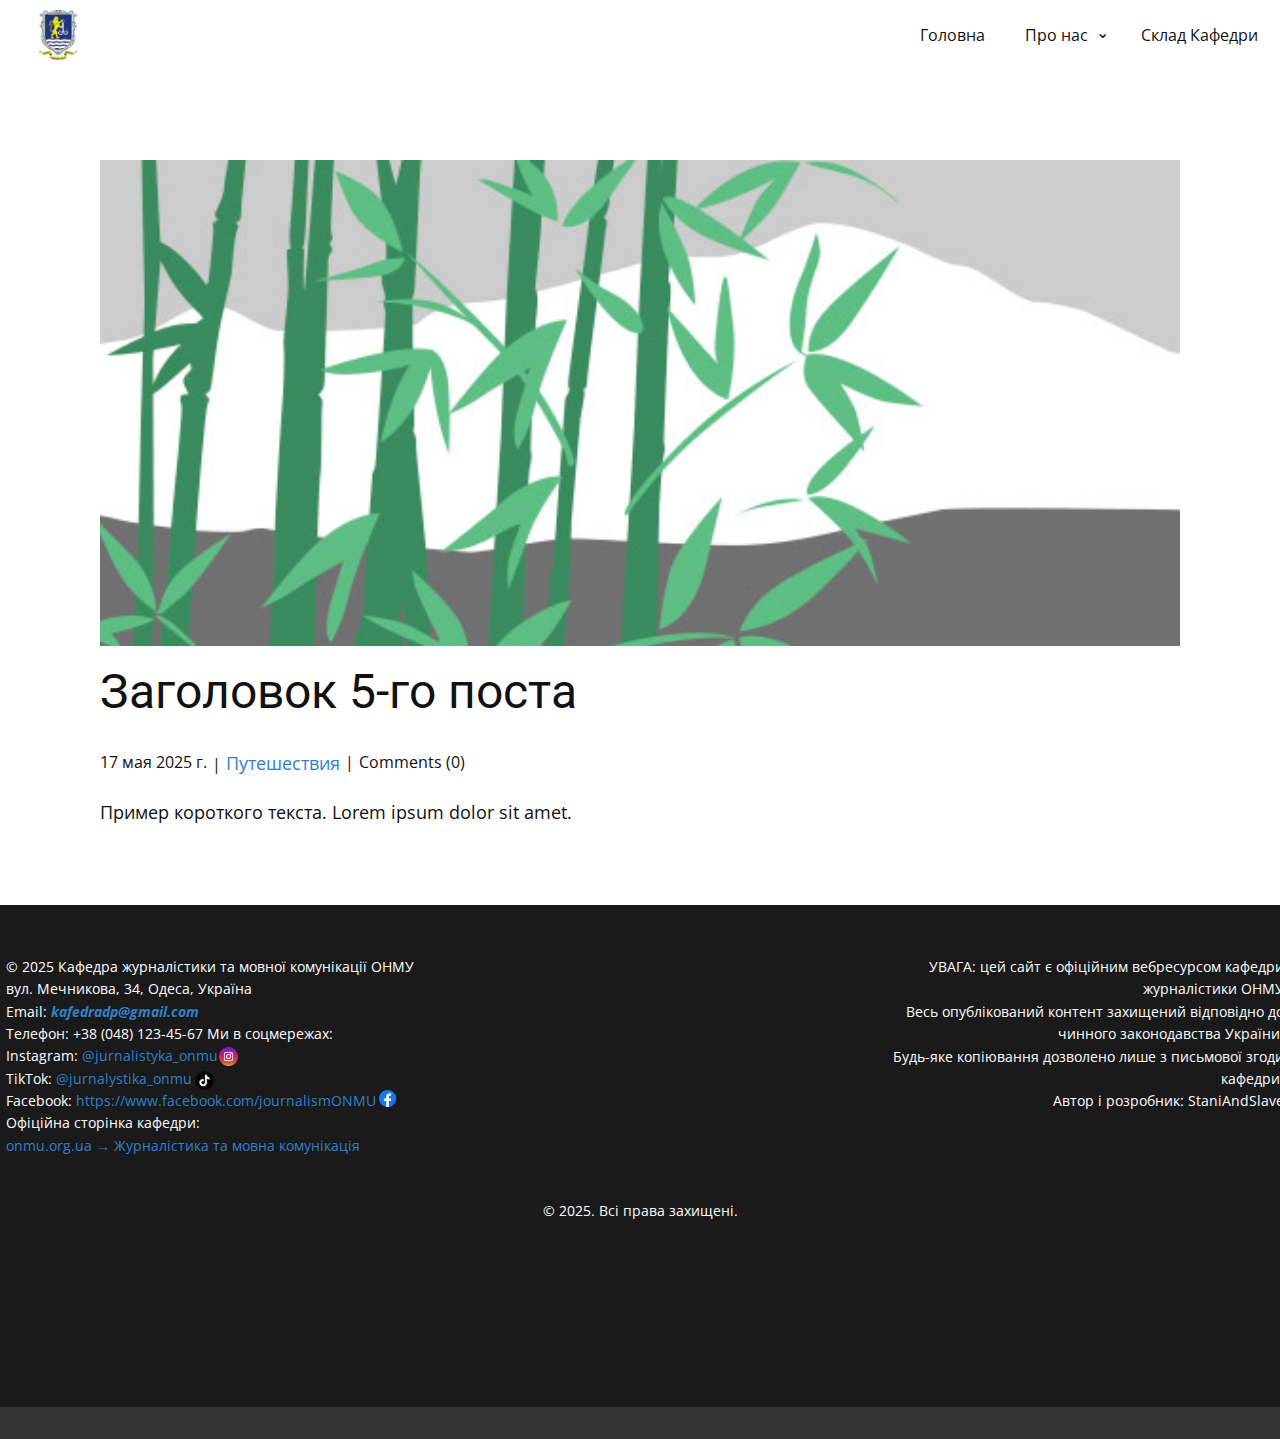
<file: blog/пост-4.html>
<!DOCTYPE html>
<html style="font-size: 16px;" lang="ru"><head>
    <meta name="viewport" content="width=device-width, initial-scale=1.0">
    <meta charset="utf-8">
    <meta name="keywords" content="Заголовок 1-го поста">
    <meta name="description" content="">
    <title>Заголовок 5-го поста</title>
    <link rel="stylesheet" href="../nicepage.css" media="screen">
<link rel="stylesheet" href="../Post-Template.css" media="screen">
    <script class="u-script" type="text/javascript" src="../jquery.js" defer=""></script>
    <script class="u-script" type="text/javascript" src="../nicepage.js" defer=""></script>
    <meta name="generator" content="Nicepage 7.8.23, nicepage.com">
    
    
    
    <link id="u-theme-google-font" rel="stylesheet" href="https://fonts.googleapis.com/css?family=Roboto:100,100i,300,300i,400,400i,500,500i,700,700i,900,900i|Open+Sans:300,300i,400,400i,500,500i,600,600i,700,700i,800,800i">
    <script type="application/ld+json">{
		"@context": "http://schema.org",
		"@type": "Organization",
		"name": "",
		"logo": "images/images-removebg-preview.png"
}</script>
    <meta name="theme-color" content="#3180c9">
  <meta data-intl-tel-input-cdn-path="intlTelInput/"></head>
  <body data-path-to-root="./" data-include-products="false" class="u-body u-xl-mode" data-lang="ru"><header class="u-clearfix u-header u-header" id="header"><div class="u-clearfix u-sheet u-valign-middle-lg u-valign-middle-md u-valign-middle-sm u-valign-middle-xs u-sheet-1">
        <a href="https://onmu.org.ua/ua/kontakty-2/priem.html" class="u-image u-logo u-image-1" data-image-width="224" data-image-height="224">
          <img src="../images/images-removebg-preview.png" class="u-logo-image u-logo-image-1">
        </a>
        <nav class="u-dropdown-icon u-menu u-menu-dropdown u-offcanvas u-menu-1" role="navigation" aria-label="Menu navigation">
          <div class="menu-collapse" style="font-size: 1rem; letter-spacing: 0px;">
            <a class="u-button-style u-custom-left-right-menu-spacing u-custom-padding-bottom u-custom-top-bottom-menu-spacing u-hamburger-link u-nav-link u-text-active-palette-1-base u-text-hover-palette-2-base" href="#" tabindex="-1" aria-label="Open menu" aria-controls="1009">
              <svg class="u-svg-link" viewBox="0 0 24 24"><use xlink:href="#menu-hamburger"></use></svg>
              <svg class="u-svg-content" version="1.1" id="menu-hamburger" viewBox="0 0 16 16" x="0px" y="0px" xmlns:xlink="http://www.w3.org/1999/xlink" xmlns="http://www.w3.org/2000/svg"><g><rect y="1" width="16" height="2"></rect><rect y="7" width="16" height="2"></rect><rect y="13" width="16" height="2"></rect>
</g></svg>
            </a>
          </div>
          <div class="u-custom-menu u-nav-container">
            <ul role="menubar" class="u-nav u-unstyled u-nav-1"><li role="none" class="u-nav-item"><a role="menuitem" class="u-button-style u-nav-link u-text-active-palette-1-base u-text-hover-palette-2-base" href="../" style="padding: 10px 20px;">Головна</a>
</li><li role="none" class="u-nav-item"><a role="menuitem" class="u-button-style u-nav-link u-text-active-palette-1-base u-text-hover-palette-2-base" href="../Про-нас.html" style="padding: 10px 20px;">Про нас</a><div class="u-nav-popup"><ul role="menu" class="u-h-spacing-20 u-nav u-unstyled u-v-spacing-10" aria-label="Про нас menu"><li role="none" class="u-nav-item"><a role="menuitem" class="u-button-style u-nav-link u-palette-1-base" href="../Освітня-діяльність.html">Освітня діяльність</a>
</li><li role="none" class="u-nav-item"><a role="menuitem" class="u-button-style u-nav-link u-palette-1-base" href="../Освітня-програма.html">Освітня програма</a>
</li><li role="none" class="u-nav-item"><a role="menuitem" class="u-button-style u-nav-link u-palette-1-base" href="../Дисципліни.html">Дисципліни</a>
</li><li role="none" class="u-nav-item"><a role="menuitem" class="u-button-style u-nav-link u-palette-1-base" href="../Наукова-діяльність.html">Наукова діяльність</a>
</li></ul>
</div>
</li><li role="none" class="u-nav-item"><a role="menuitem" class="u-button-style u-nav-link u-text-active-palette-1-base u-text-hover-palette-2-base" href="../Склад--Кафедри.html" style="padding: 10px 20px;">Склад  Кафедри</a>
</li></ul>
          </div>
          <div class="u-custom-menu u-nav-container-collapse" id="1009" role="region" aria-label="Menu panel">
            <div class="u-black u-container-style u-inner-container-layout u-opacity u-opacity-95 u-sidenav">
              <div class="u-inner-container-layout u-sidenav-overflow">
                <div class="u-menu-close" tabindex="-1" aria-label="Close menu"></div>
                <ul class="u-align-center u-nav u-popupmenu-items u-unstyled u-nav-3" role="menubar"><li role="none" class="u-nav-item"><a role="menuitem" class="u-button-style u-nav-link" href="../">Головна</a>
</li><li role="none" class="u-nav-item"><a role="menuitem" class="u-button-style u-nav-link" href="../Про-нас.html">Про нас</a><div class="u-nav-popup"><ul role="menu" class="u-h-spacing-20 u-nav u-unstyled u-v-spacing-10" aria-label="Про нас menu"><li role="none" class="u-nav-item"><a role="menuitem" class="u-button-style u-nav-link" href="../Освітня-діяльність.html">Освітня діяльність</a>
</li><li role="none" class="u-nav-item"><a role="menuitem" class="u-button-style u-nav-link" href="../Освітня-програма.html">Освітня програма</a>
</li><li role="none" class="u-nav-item"><a role="menuitem" class="u-button-style u-nav-link" href="../Дисципліни.html">Дисципліни</a>
</li><li role="none" class="u-nav-item"><a role="menuitem" class="u-button-style u-nav-link" href="../Наукова-діяльність.html">Наукова діяльність</a>
</li></ul>
</div>
</li><li role="none" class="u-nav-item"><a role="menuitem" class="u-button-style u-nav-link" href="../Склад--Кафедри.html">Склад  Кафедри</a>
</li></ul>
              </div>
            </div>
            <div class="u-black u-menu-overlay u-opacity u-opacity-70"></div>
          </div>
        </nav>
      </div></header>
    <section class="u-align-center u-clearfix u-section-1" id="block-1">
      <div class="u-clearfix u-sheet u-valign-middle-md u-valign-middle-sm u-valign-middle-xs u-sheet-1"><!--post_details--><!--post_details_options_json--><!--{"source":""}--><!--/post_details_options_json--><!--blog_post-->
        <div class="u-container-style u-expanded-width u-post-details u-post-details-1">
          <div class="u-container-layout u-valign-middle u-container-layout-1"><!--blog_post_image-->
            <img alt="" class="u-blog-control u-expanded-width u-image u-image-default u-image-1" src="../images/68f64b9d.jpeg"><!--/blog_post_image--><!--blog_post_header-->
            <h2 class="u-blog-control u-text u-text-1">Заголовок 5-го поста</h2><!--/blog_post_header--><!--blog_post_metadata-->
            <div class="u-blog-control u-metadata u-metadata-1"><!--blog_post_metadata_date--><span class="u-meta-date u-meta-icon">17 мая 2025 г.</span><!--/blog_post_metadata_date--><!--blog_post_metadata_category--><span class="u-meta-category u-meta-icon"><a href="../blog/blog.html#/blog-1///2">Путешествия</a></span><!--/blog_post_metadata_category--><!--blog_post_metadata_comments--><span class="u-meta-comments u-meta-icon"><!--blog_post_metadata_comments_content-->Comments (0)<!--/blog_post_metadata_comments_content--></span><!--/blog_post_metadata_comments-->
            </div><!--/blog_post_metadata--><!--blog_post_content-->
            <div class="u-align-justify u-blog-control u-post-content u-text u-text-2 fr-view">
  <p>Пример короткого текста. Lorem ipsum dolor sit amet.</p>
  </div><!--/blog_post_content-->
          </div>
        </div><!--/blog_post--><!--/post_details-->
      </div>
    </section>
    
    
    
    <footer class="u-align-center u-clearfix u-container-align-center u-footer u-grey-90 u-valign-middle-lg u-valign-middle-md u-valign-middle-sm u-valign-middle-xs u-footer" id="footer"><div class="u-clearfix u-sheet u-sheet-1">
        <p class="u-align-right u-small-text u-text u-text-variant u-text-1">УВАГА: цей сайт є офіційним вебресурсом кафедри журналістики ОНМУ<br> Весь опублікований контент захищений відповідно до чинного законодавства України.<br> Будь-яке копіювання дозволено лише з письмової згоди кафедри.<br> Автор і розробник: StaniAndSlave 
        </p>
        <p class="u-align-left u-small-text u-text u-text-variant u-text-2"> © 2025 Кафедра журналістики та мовної комунікації ОНМУ<br> вул. Мечникова, 34, Одеса, Україна<br> Email: <a class="cursor-pointer u-active-none u-border-none u-btn u-button-style u-hover-none u-none u-text-palette-1-base u-btn-1" rel="noopener"><b><i>kafedradp@gmail.com</i></b>
          </a>
          <br> Телефон: +38 (048) 123-45-67
Ми в соцмережах:<br> Instagram: <a rel="noopener" target="_new" class="u-active-none u-border-none u-btn u-button-style u-hover-none u-none u-text-palette-1-base u-btn-2" href="https://www.instagram.com/jurnalistyka_onmu/">@jurnalistyka_onmu</a>
          <br> TikTok: <a rel="noopener" target="_new" class="u-active-none u-border-none u-btn u-button-style u-hover-none u-none u-text-palette-1-base u-btn-3" href="https://www.tiktok.com/@jurnalystika_onmu">@jurnalystika_onmu</a>
          <br>Facebook:<a href="#" class="u-active-none u-border-none u-btn u-button-link u-button-style u-hover-none u-none u-text-palette-1-base u-btn-4">&nbsp;https://www.facebook.com/journalismONMU</a>
          <br>Офіційна сторінка кафедри:<br>
          <a rel="noopener" target="_new" class="u-active-none u-border-none u-btn u-button-style u-hover-none u-none u-text-palette-1-base u-btn-5" href="https://onmu.org.ua/ua/f-intern-stud/dep-journalism-language-commun/department-journalism-language-communication.html">onmu.org.ua → Журналістика та мовна комунікація</a>
        </p>
        <img class="u-image u-image-contain u-image-default u-preserve-proportions u-image-1" src="../images/4494488.png" alt="" data-image-width="256" data-image-height="256">
        <img class="u-image u-image-contain u-image-default u-preserve-proportions u-image-2" src="../images/tiktok-icon-free-png.webp" alt="" data-image-width="980" data-image-height="980">
        <img class="u-image u-image-contain u-image-default u-preserve-proportions u-image-3" src="../images/Facebook_f_logo_2019.svg.png" alt="" data-image-width="2048" data-image-height="2048">
        <p class="u-align-center u-small-text u-text u-text-variant u-text-3">© 2025. Всі права захищені. </p>
      </div></footer>
    <section class="u-backlink u-clearfix u-grey-80"></section>
  
</body></html>
</file>
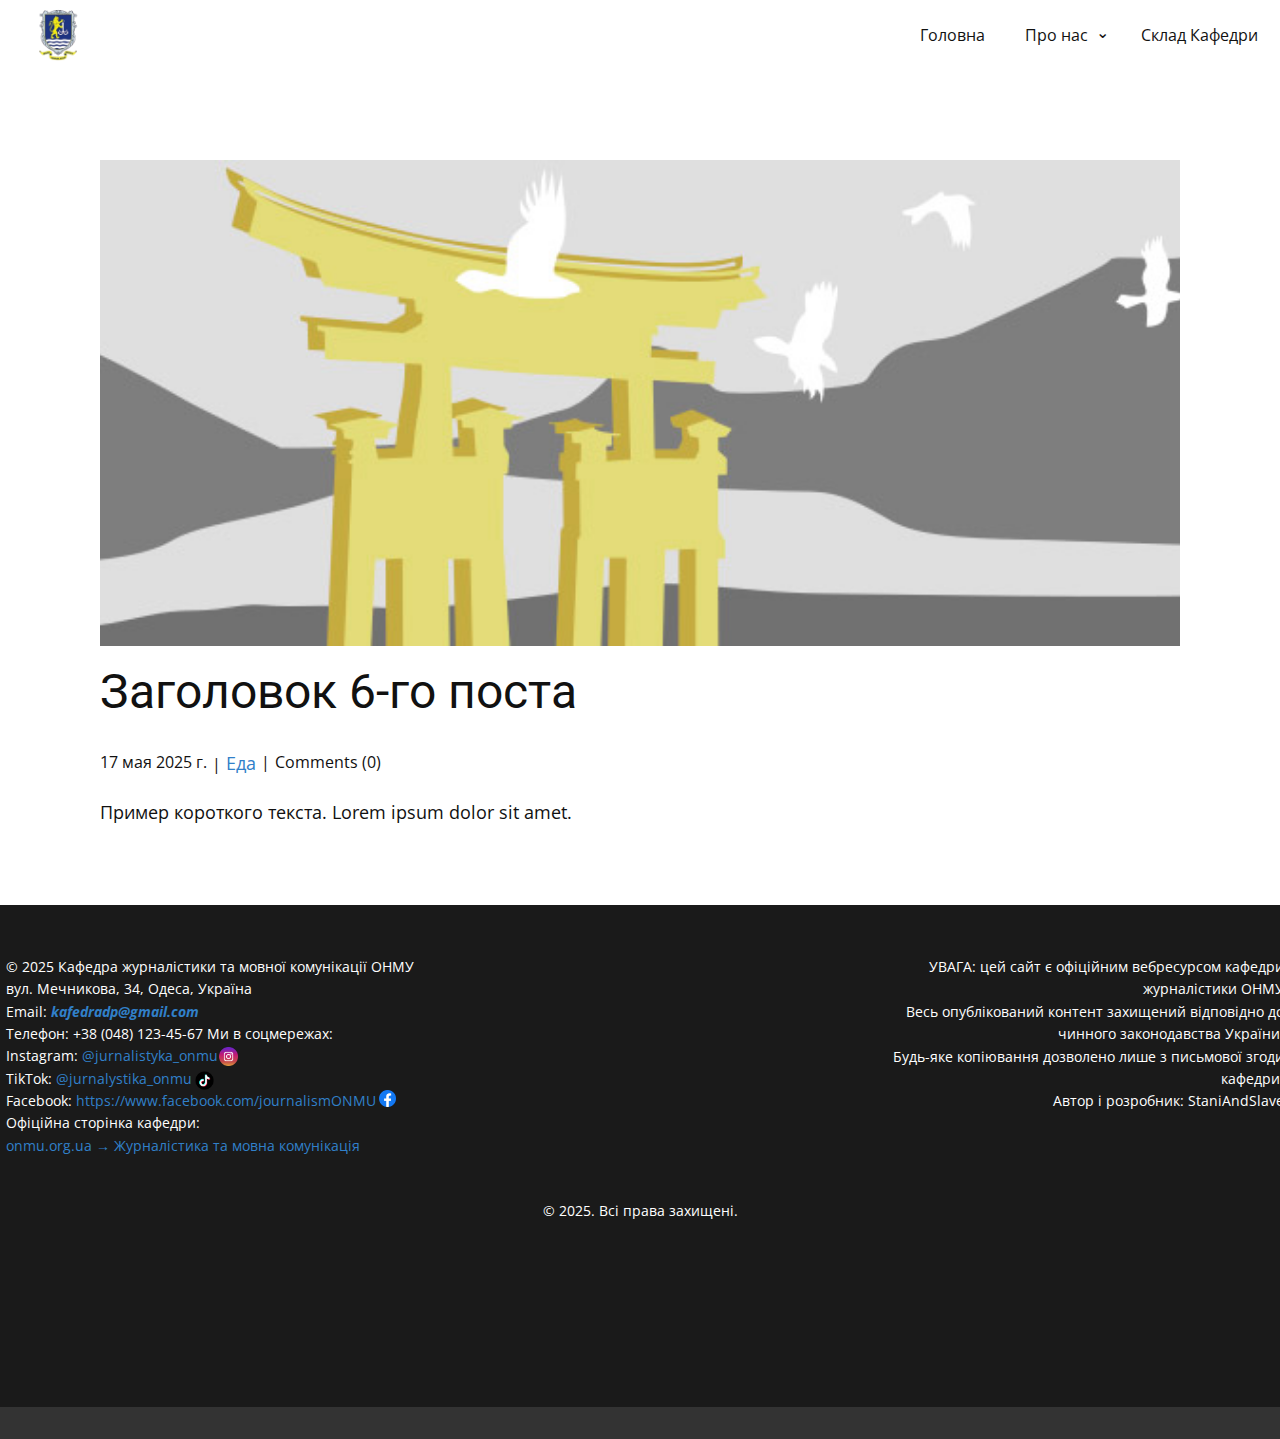
<file: blog/пост-5.html>
<!DOCTYPE html>
<html style="font-size: 16px;" lang="ru"><head>
    <meta name="viewport" content="width=device-width, initial-scale=1.0">
    <meta charset="utf-8">
    <meta name="keywords" content="Заголовок 1-го поста">
    <meta name="description" content="">
    <title>Заголовок 6-го поста</title>
    <link rel="stylesheet" href="../nicepage.css" media="screen">
<link rel="stylesheet" href="../Post-Template.css" media="screen">
    <script class="u-script" type="text/javascript" src="../jquery.js" defer=""></script>
    <script class="u-script" type="text/javascript" src="../nicepage.js" defer=""></script>
    <meta name="generator" content="Nicepage 7.8.23, nicepage.com">
    
    
    
    <link id="u-theme-google-font" rel="stylesheet" href="https://fonts.googleapis.com/css?family=Roboto:100,100i,300,300i,400,400i,500,500i,700,700i,900,900i|Open+Sans:300,300i,400,400i,500,500i,600,600i,700,700i,800,800i">
    <script type="application/ld+json">{
		"@context": "http://schema.org",
		"@type": "Organization",
		"name": "",
		"logo": "images/images-removebg-preview.png"
}</script>
    <meta name="theme-color" content="#3180c9">
  <meta data-intl-tel-input-cdn-path="intlTelInput/"></head>
  <body data-path-to-root="./" data-include-products="false" class="u-body u-xl-mode" data-lang="ru"><header class="u-clearfix u-header u-header" id="header"><div class="u-clearfix u-sheet u-valign-middle-lg u-valign-middle-md u-valign-middle-sm u-valign-middle-xs u-sheet-1">
        <a href="https://onmu.org.ua/ua/kontakty-2/priem.html" class="u-image u-logo u-image-1" data-image-width="224" data-image-height="224">
          <img src="../images/images-removebg-preview.png" class="u-logo-image u-logo-image-1">
        </a>
        <nav class="u-dropdown-icon u-menu u-menu-dropdown u-offcanvas u-menu-1" role="navigation" aria-label="Menu navigation">
          <div class="menu-collapse" style="font-size: 1rem; letter-spacing: 0px;">
            <a class="u-button-style u-custom-left-right-menu-spacing u-custom-padding-bottom u-custom-top-bottom-menu-spacing u-hamburger-link u-nav-link u-text-active-palette-1-base u-text-hover-palette-2-base" href="#" tabindex="-1" aria-label="Open menu" aria-controls="1009">
              <svg class="u-svg-link" viewBox="0 0 24 24"><use xlink:href="#menu-hamburger"></use></svg>
              <svg class="u-svg-content" version="1.1" id="menu-hamburger" viewBox="0 0 16 16" x="0px" y="0px" xmlns:xlink="http://www.w3.org/1999/xlink" xmlns="http://www.w3.org/2000/svg"><g><rect y="1" width="16" height="2"></rect><rect y="7" width="16" height="2"></rect><rect y="13" width="16" height="2"></rect>
</g></svg>
            </a>
          </div>
          <div class="u-custom-menu u-nav-container">
            <ul role="menubar" class="u-nav u-unstyled u-nav-1"><li role="none" class="u-nav-item"><a role="menuitem" class="u-button-style u-nav-link u-text-active-palette-1-base u-text-hover-palette-2-base" href="../" style="padding: 10px 20px;">Головна</a>
</li><li role="none" class="u-nav-item"><a role="menuitem" class="u-button-style u-nav-link u-text-active-palette-1-base u-text-hover-palette-2-base" href="../Про-нас.html" style="padding: 10px 20px;">Про нас</a><div class="u-nav-popup"><ul role="menu" class="u-h-spacing-20 u-nav u-unstyled u-v-spacing-10" aria-label="Про нас menu"><li role="none" class="u-nav-item"><a role="menuitem" class="u-button-style u-nav-link u-palette-1-base" href="../Освітня-діяльність.html">Освітня діяльність</a>
</li><li role="none" class="u-nav-item"><a role="menuitem" class="u-button-style u-nav-link u-palette-1-base" href="../Освітня-програма.html">Освітня програма</a>
</li><li role="none" class="u-nav-item"><a role="menuitem" class="u-button-style u-nav-link u-palette-1-base" href="../Дисципліни.html">Дисципліни</a>
</li><li role="none" class="u-nav-item"><a role="menuitem" class="u-button-style u-nav-link u-palette-1-base" href="../Наукова-діяльність.html">Наукова діяльність</a>
</li></ul>
</div>
</li><li role="none" class="u-nav-item"><a role="menuitem" class="u-button-style u-nav-link u-text-active-palette-1-base u-text-hover-palette-2-base" href="../Склад--Кафедри.html" style="padding: 10px 20px;">Склад  Кафедри</a>
</li></ul>
          </div>
          <div class="u-custom-menu u-nav-container-collapse" id="1009" role="region" aria-label="Menu panel">
            <div class="u-black u-container-style u-inner-container-layout u-opacity u-opacity-95 u-sidenav">
              <div class="u-inner-container-layout u-sidenav-overflow">
                <div class="u-menu-close" tabindex="-1" aria-label="Close menu"></div>
                <ul class="u-align-center u-nav u-popupmenu-items u-unstyled u-nav-3" role="menubar"><li role="none" class="u-nav-item"><a role="menuitem" class="u-button-style u-nav-link" href="../">Головна</a>
</li><li role="none" class="u-nav-item"><a role="menuitem" class="u-button-style u-nav-link" href="../Про-нас.html">Про нас</a><div class="u-nav-popup"><ul role="menu" class="u-h-spacing-20 u-nav u-unstyled u-v-spacing-10" aria-label="Про нас menu"><li role="none" class="u-nav-item"><a role="menuitem" class="u-button-style u-nav-link" href="../Освітня-діяльність.html">Освітня діяльність</a>
</li><li role="none" class="u-nav-item"><a role="menuitem" class="u-button-style u-nav-link" href="../Освітня-програма.html">Освітня програма</a>
</li><li role="none" class="u-nav-item"><a role="menuitem" class="u-button-style u-nav-link" href="../Дисципліни.html">Дисципліни</a>
</li><li role="none" class="u-nav-item"><a role="menuitem" class="u-button-style u-nav-link" href="../Наукова-діяльність.html">Наукова діяльність</a>
</li></ul>
</div>
</li><li role="none" class="u-nav-item"><a role="menuitem" class="u-button-style u-nav-link" href="../Склад--Кафедри.html">Склад  Кафедри</a>
</li></ul>
              </div>
            </div>
            <div class="u-black u-menu-overlay u-opacity u-opacity-70"></div>
          </div>
        </nav>
      </div></header>
    <section class="u-align-center u-clearfix u-section-1" id="block-1">
      <div class="u-clearfix u-sheet u-valign-middle-md u-valign-middle-sm u-valign-middle-xs u-sheet-1"><!--post_details--><!--post_details_options_json--><!--{"source":""}--><!--/post_details_options_json--><!--blog_post-->
        <div class="u-container-style u-expanded-width u-post-details u-post-details-1">
          <div class="u-container-layout u-valign-middle u-container-layout-1"><!--blog_post_image-->
            <img alt="" class="u-blog-control u-expanded-width u-image u-image-default u-image-1" src="../images/8ad73f3c.jpeg"><!--/blog_post_image--><!--blog_post_header-->
            <h2 class="u-blog-control u-text u-text-1">Заголовок 6-го поста</h2><!--/blog_post_header--><!--blog_post_metadata-->
            <div class="u-blog-control u-metadata u-metadata-1"><!--blog_post_metadata_date--><span class="u-meta-date u-meta-icon">17 мая 2025 г.</span><!--/blog_post_metadata_date--><!--blog_post_metadata_category--><span class="u-meta-category u-meta-icon"><a href="../blog/blog.html#/blog-1///1">Еда</a></span><!--/blog_post_metadata_category--><!--blog_post_metadata_comments--><span class="u-meta-comments u-meta-icon"><!--blog_post_metadata_comments_content-->Comments (0)<!--/blog_post_metadata_comments_content--></span><!--/blog_post_metadata_comments-->
            </div><!--/blog_post_metadata--><!--blog_post_content-->
            <div class="u-align-justify u-blog-control u-post-content u-text u-text-2 fr-view">
  <p>Пример короткого текста. Lorem ipsum dolor sit amet.</p>
  </div><!--/blog_post_content-->
          </div>
        </div><!--/blog_post--><!--/post_details-->
      </div>
    </section>
    
    
    
    <footer class="u-align-center u-clearfix u-container-align-center u-footer u-grey-90 u-valign-middle-lg u-valign-middle-md u-valign-middle-sm u-valign-middle-xs u-footer" id="footer"><div class="u-clearfix u-sheet u-sheet-1">
        <p class="u-align-right u-small-text u-text u-text-variant u-text-1">УВАГА: цей сайт є офіційним вебресурсом кафедри журналістики ОНМУ<br> Весь опублікований контент захищений відповідно до чинного законодавства України.<br> Будь-яке копіювання дозволено лише з письмової згоди кафедри.<br> Автор і розробник: StaniAndSlave 
        </p>
        <p class="u-align-left u-small-text u-text u-text-variant u-text-2"> © 2025 Кафедра журналістики та мовної комунікації ОНМУ<br> вул. Мечникова, 34, Одеса, Україна<br> Email: <a class="cursor-pointer u-active-none u-border-none u-btn u-button-style u-hover-none u-none u-text-palette-1-base u-btn-1" rel="noopener"><b><i>kafedradp@gmail.com</i></b>
          </a>
          <br> Телефон: +38 (048) 123-45-67
Ми в соцмережах:<br> Instagram: <a rel="noopener" target="_new" class="u-active-none u-border-none u-btn u-button-style u-hover-none u-none u-text-palette-1-base u-btn-2" href="https://www.instagram.com/jurnalistyka_onmu/">@jurnalistyka_onmu</a>
          <br> TikTok: <a rel="noopener" target="_new" class="u-active-none u-border-none u-btn u-button-style u-hover-none u-none u-text-palette-1-base u-btn-3" href="https://www.tiktok.com/@jurnalystika_onmu">@jurnalystika_onmu</a>
          <br>Facebook:<a href="#" class="u-active-none u-border-none u-btn u-button-link u-button-style u-hover-none u-none u-text-palette-1-base u-btn-4">&nbsp;https://www.facebook.com/journalismONMU</a>
          <br>Офіційна сторінка кафедри:<br>
          <a rel="noopener" target="_new" class="u-active-none u-border-none u-btn u-button-style u-hover-none u-none u-text-palette-1-base u-btn-5" href="https://onmu.org.ua/ua/f-intern-stud/dep-journalism-language-commun/department-journalism-language-communication.html">onmu.org.ua → Журналістика та мовна комунікація</a>
        </p>
        <img class="u-image u-image-contain u-image-default u-preserve-proportions u-image-1" src="../images/4494488.png" alt="" data-image-width="256" data-image-height="256">
        <img class="u-image u-image-contain u-image-default u-preserve-proportions u-image-2" src="../images/tiktok-icon-free-png.webp" alt="" data-image-width="980" data-image-height="980">
        <img class="u-image u-image-contain u-image-default u-preserve-proportions u-image-3" src="../images/Facebook_f_logo_2019.svg.png" alt="" data-image-width="2048" data-image-height="2048">
        <p class="u-align-center u-small-text u-text u-text-variant u-text-3">© 2025. Всі права захищені. </p>
      </div></footer>
    <section class="u-backlink u-clearfix u-grey-80"></section>
  
</body></html>
</file>
